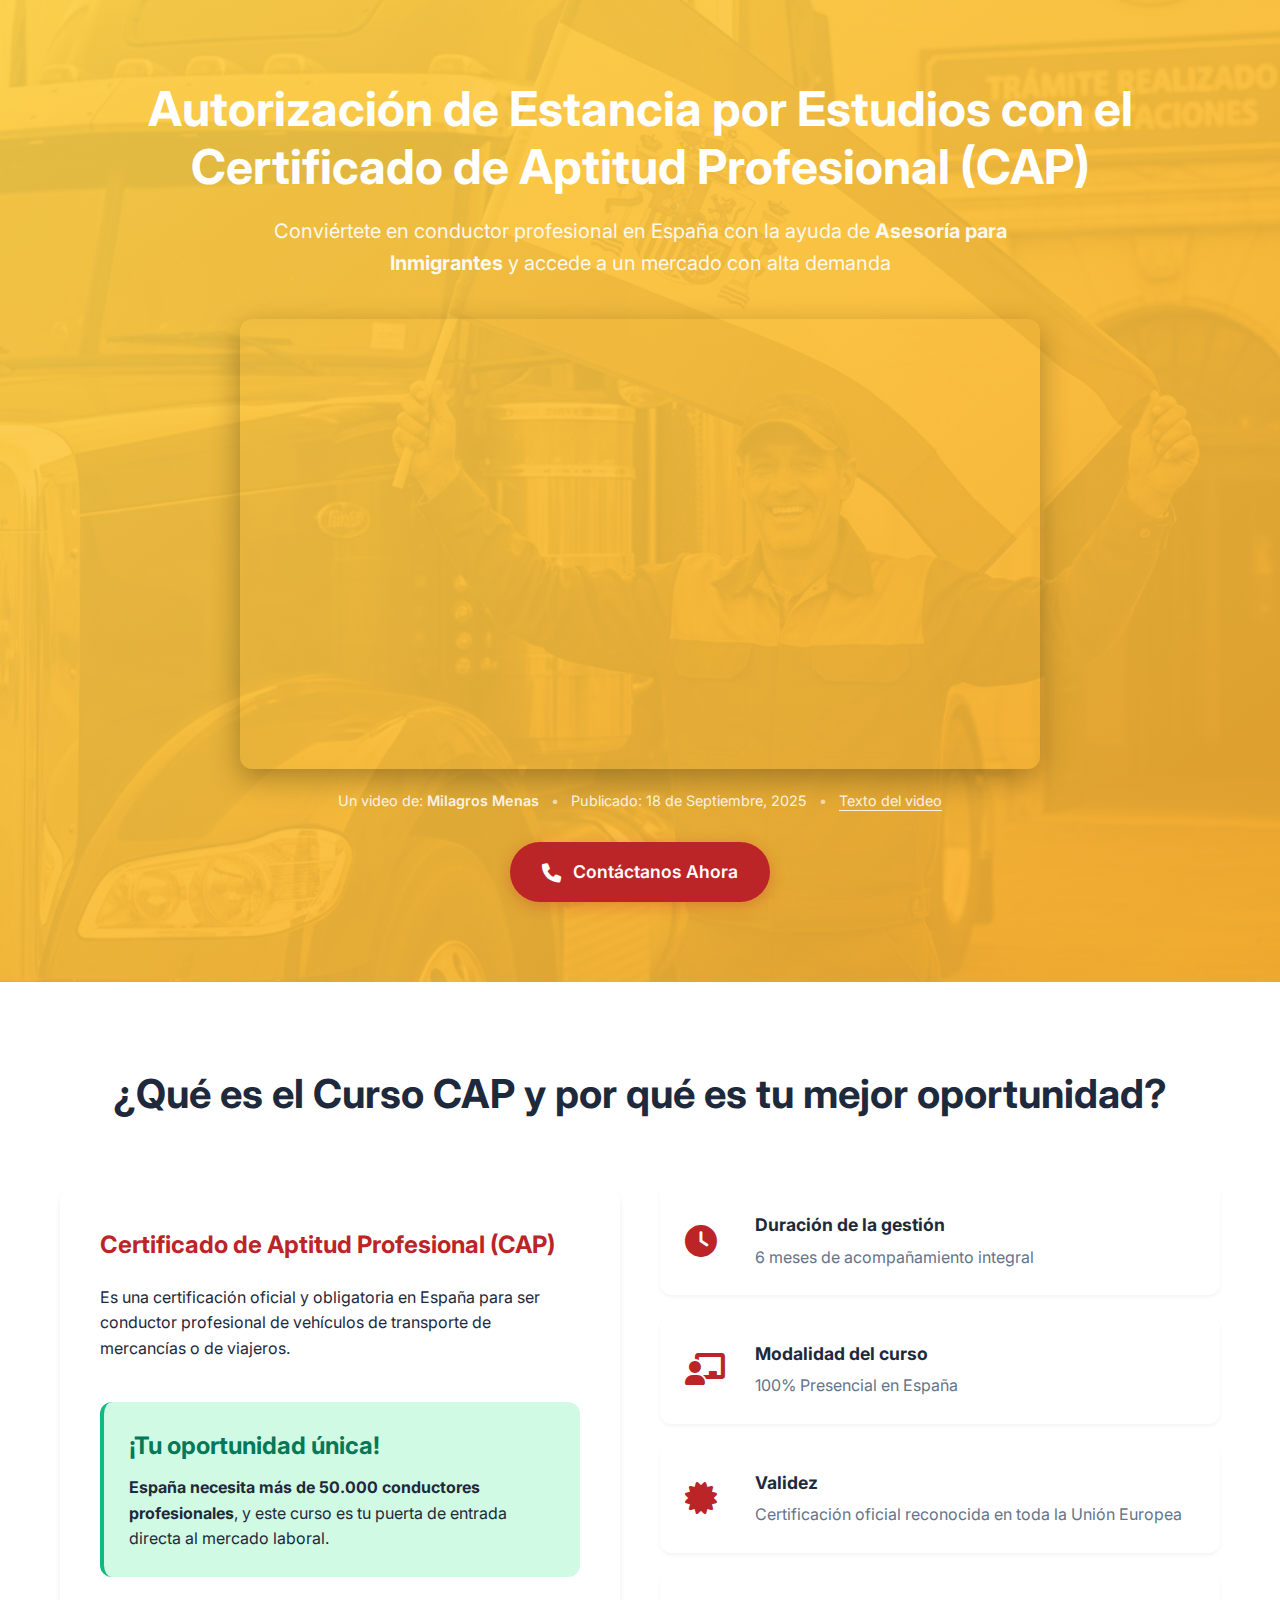
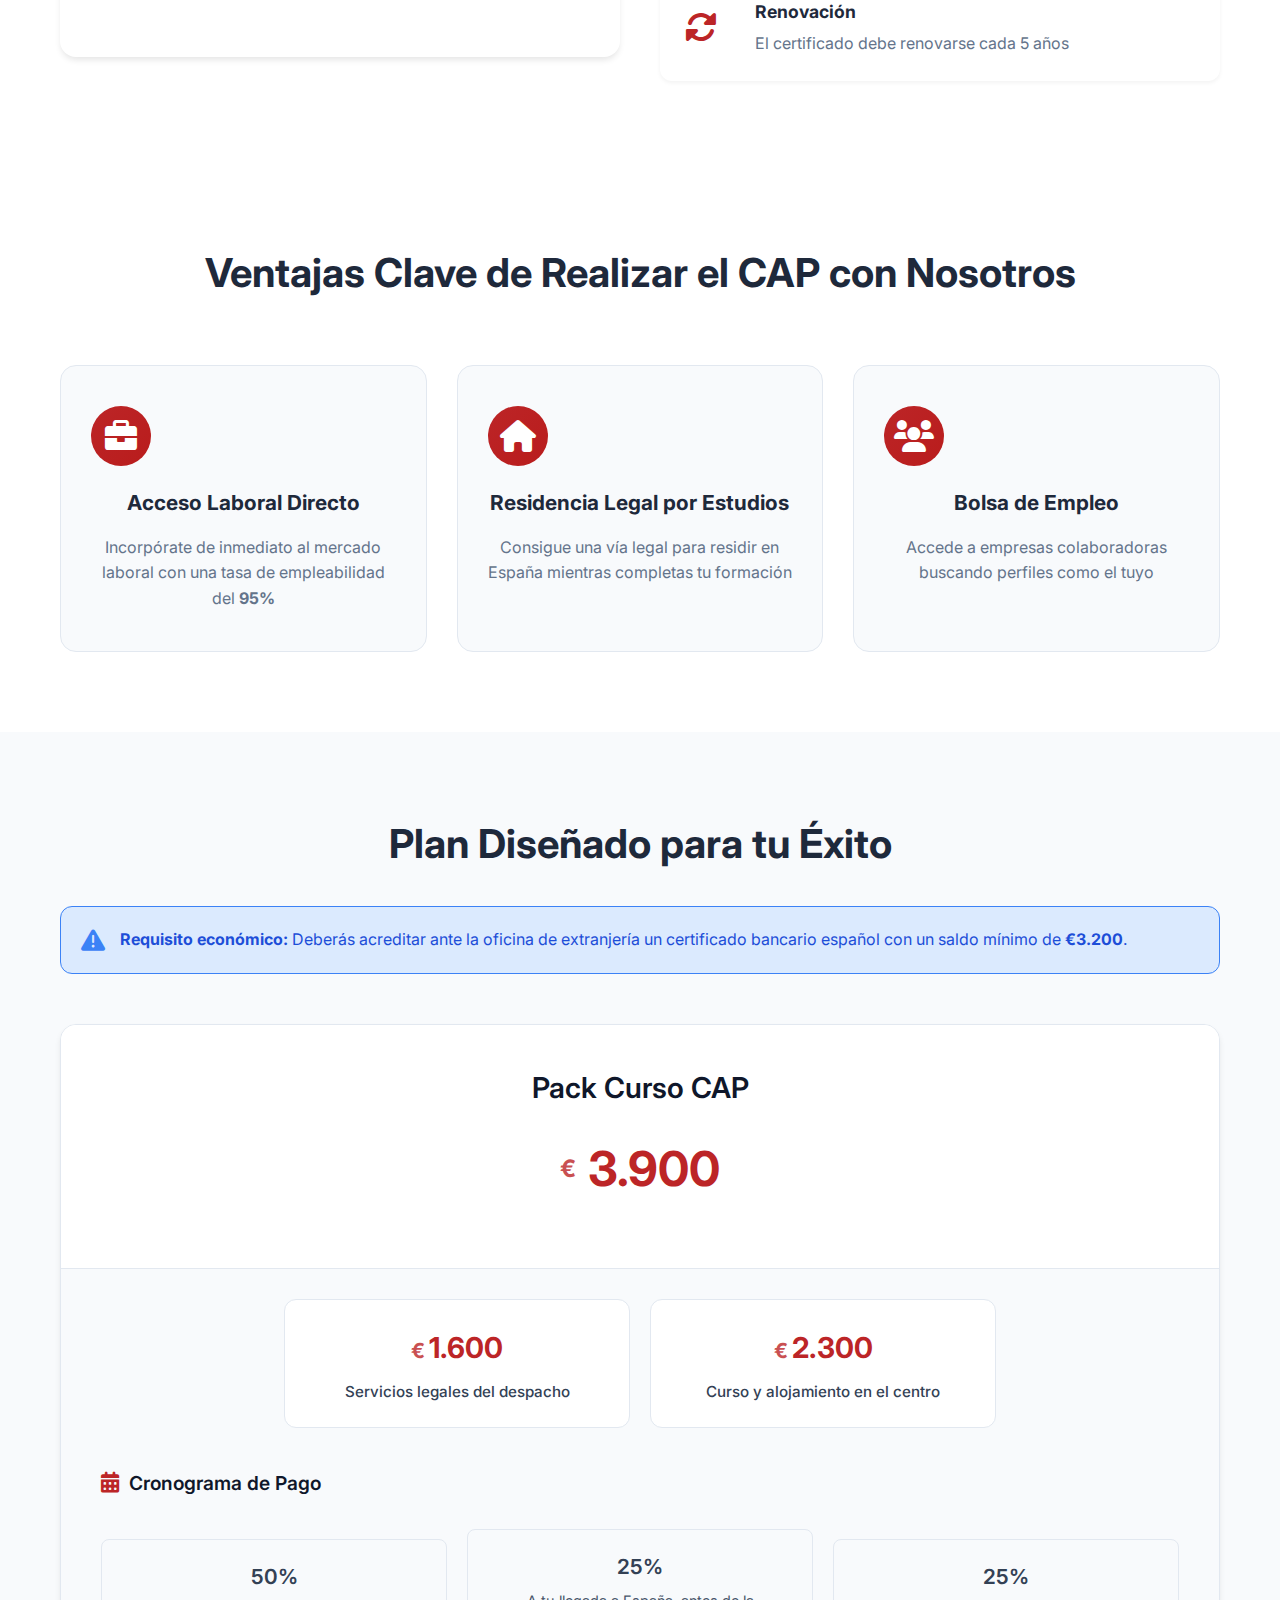
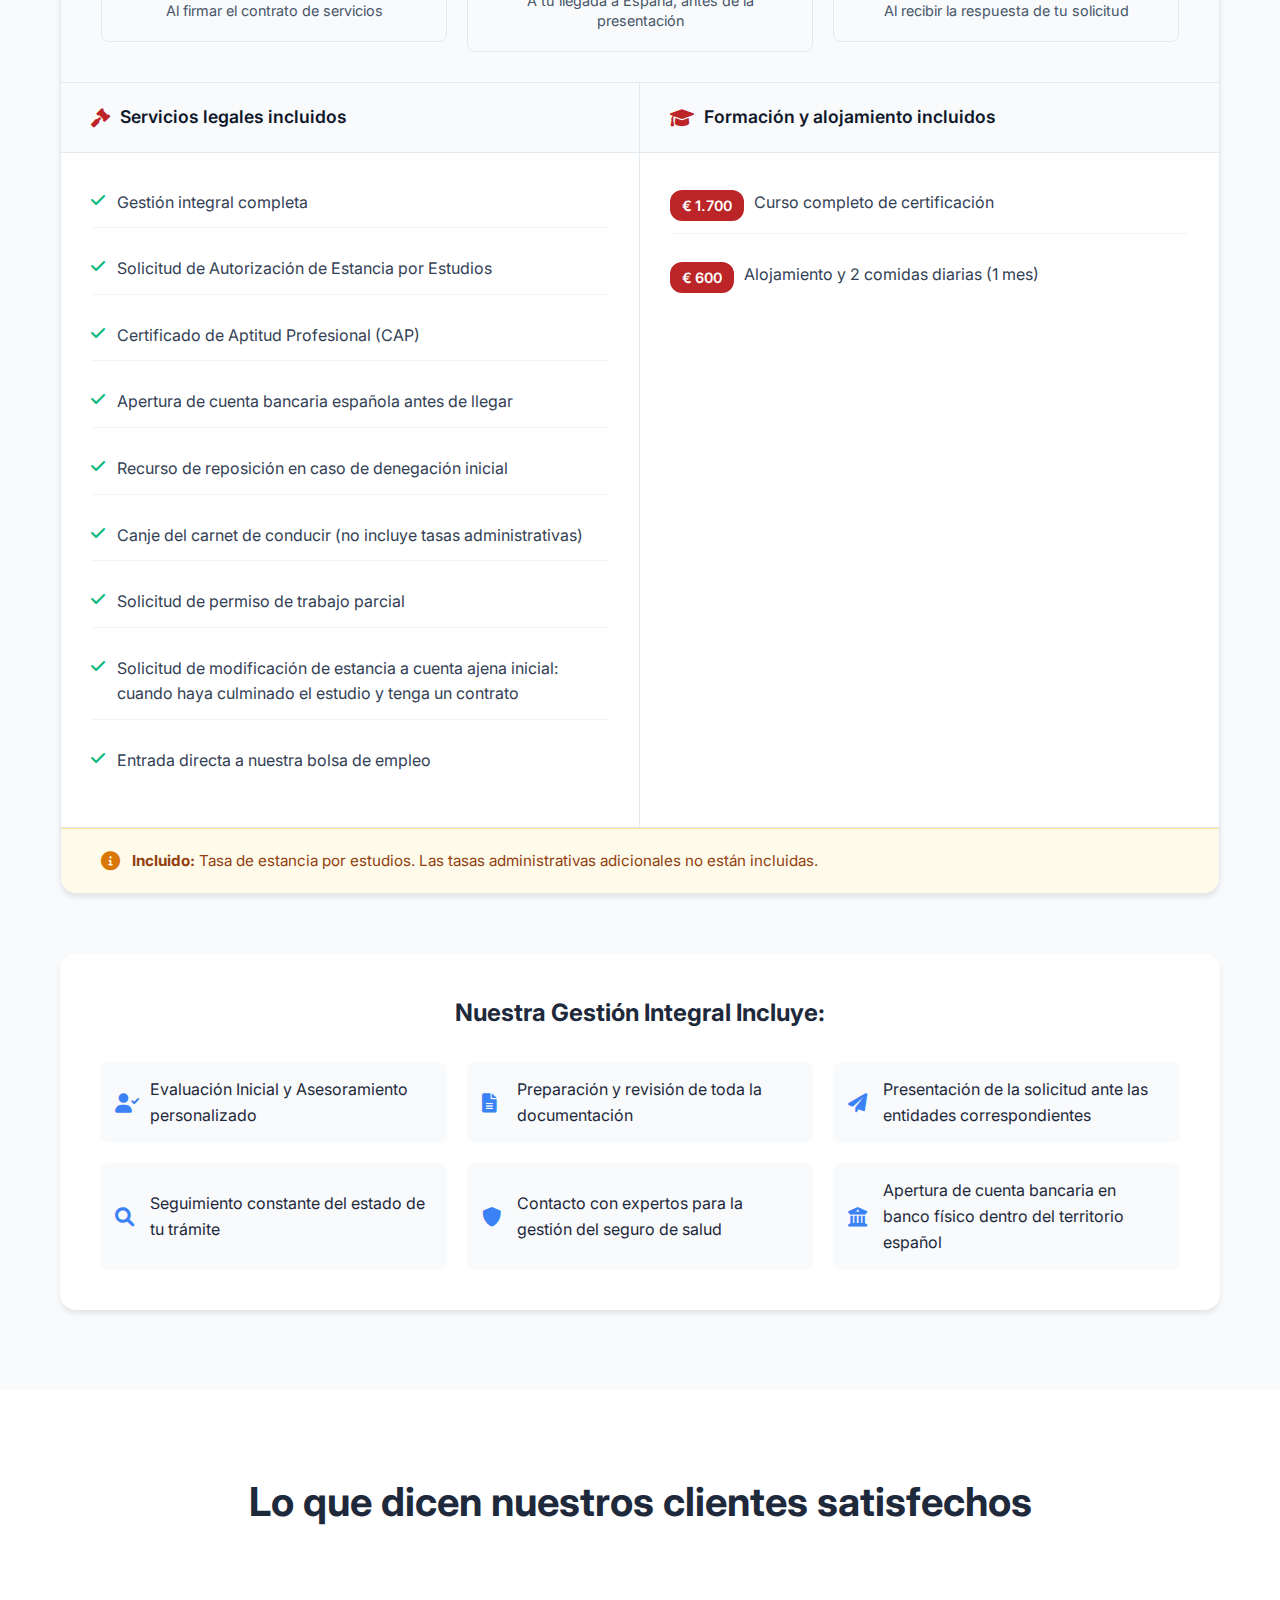
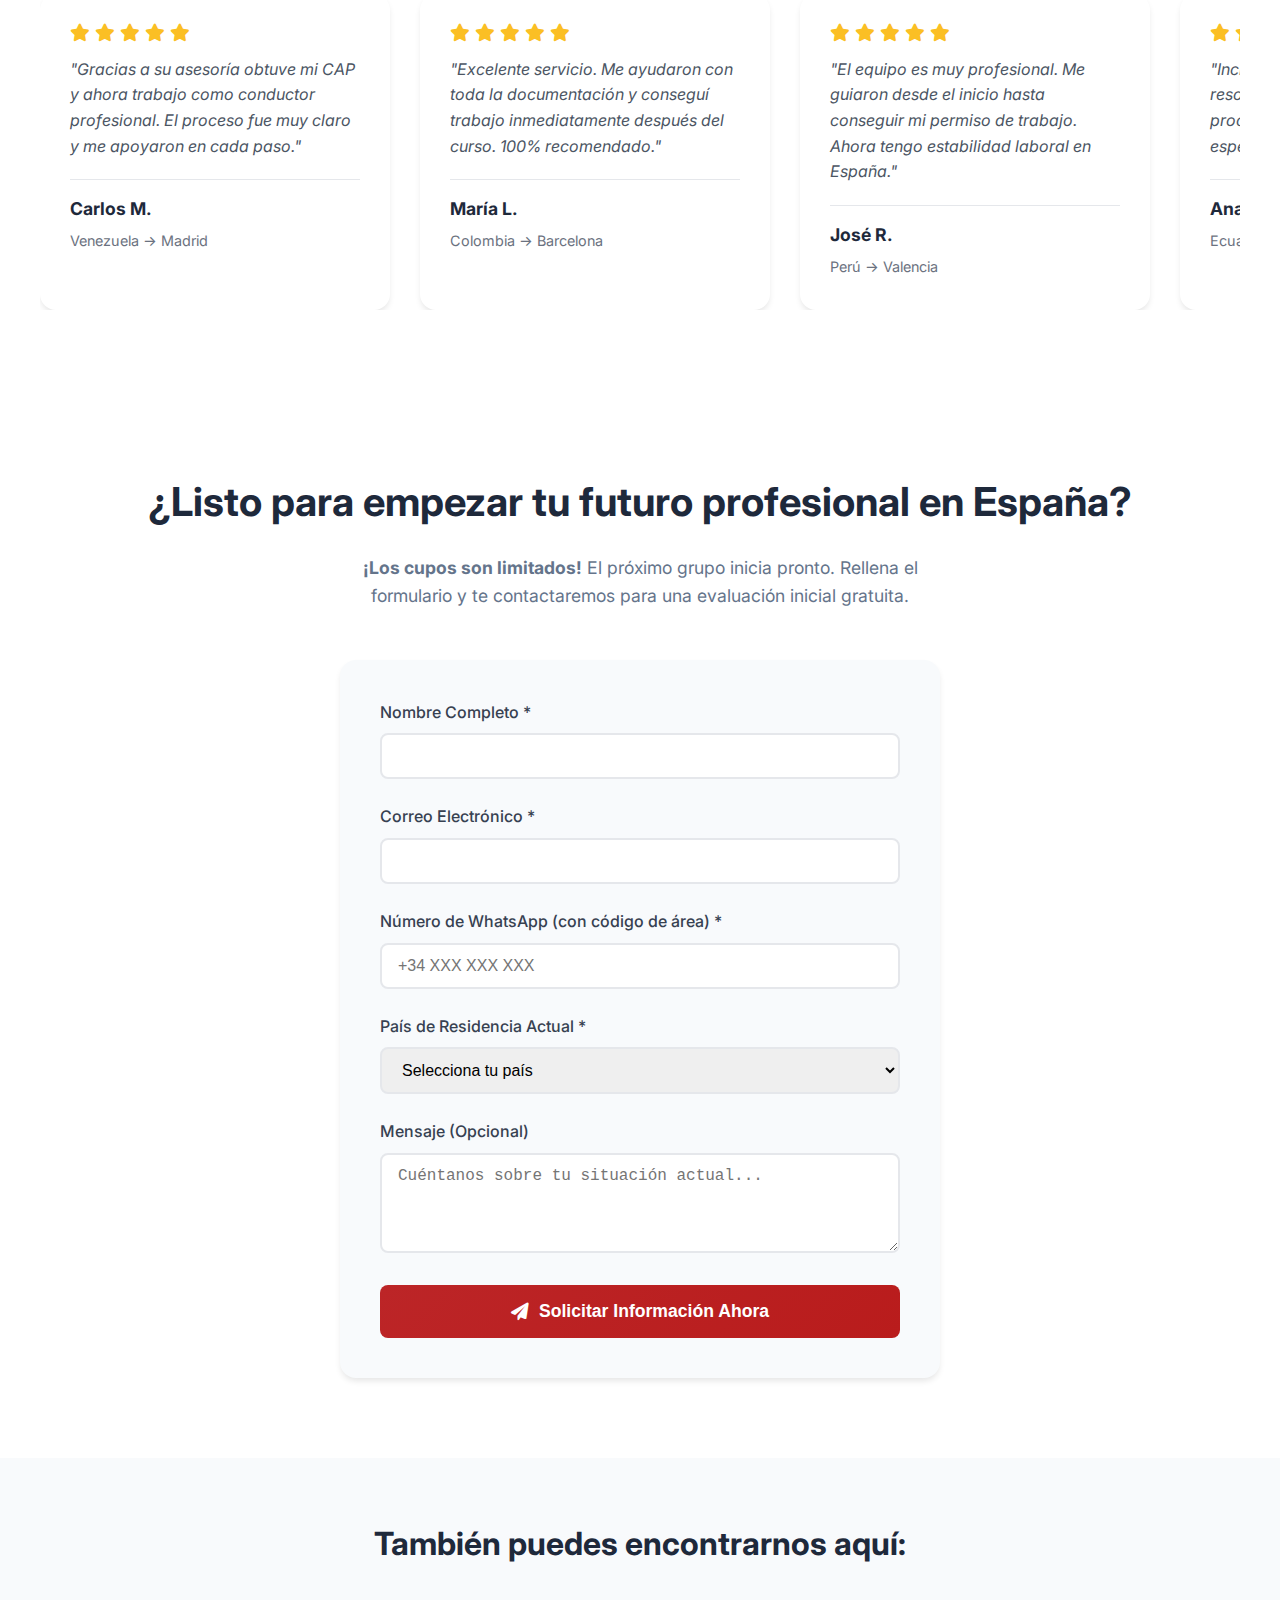
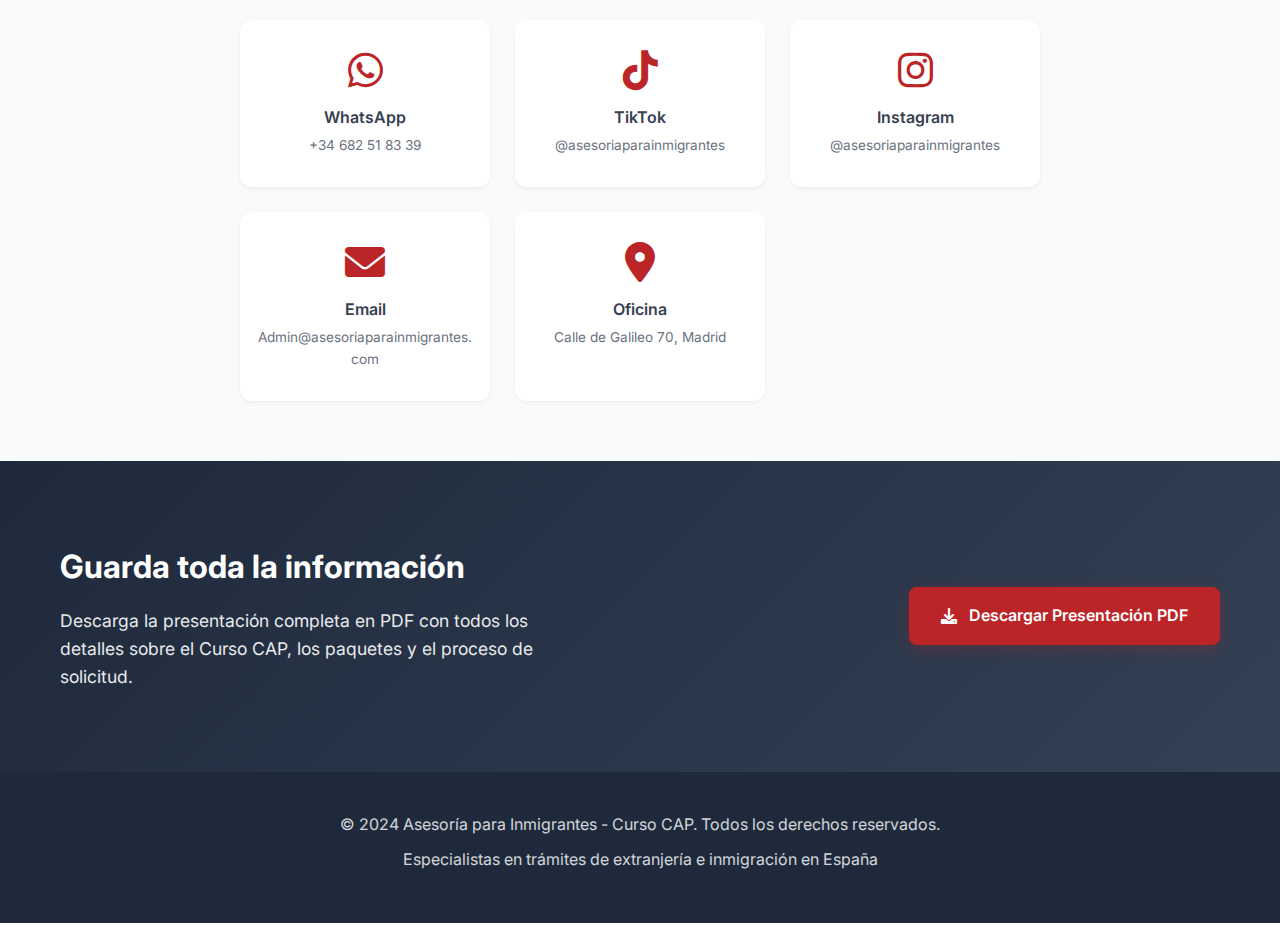
<file: countries/spain/curso-cap/index.html>
<!DOCTYPE html>
<html lang="es">
<head>
    <meta charset="UTF-8">
    <meta name="viewport" content="width=device-width, initial-scale=1.0">
    <title>Curso CAP - Autorización de Estancia por Estudios | Asesoría para Inmigrantes</title>
    <meta name="description" content="Conviértete en conductor profesional en España con el Curso CAP. Autorización de estancia por estudios con alta empleabilidad y certificación europea.">
    <link rel="stylesheet" href="styles.css">
    <link href="https://cdnjs.cloudflare.com/ajax/libs/font-awesome/6.0.0/css/all.min.css" rel="stylesheet">
    <link href="https://fonts.googleapis.com/css2?family=Inter:wght@300;400;500;600;700&display=swap" rel="stylesheet">
</head>
<body>
    <!-- Header Section -->
    <header class="hero-section">
        <div class="container">
            <div class="hero-content">
                <h1 class="hero-title">Autorización de Estancia por Estudios con el Certificado de Aptitud Profesional (CAP)</h1>
                <p class="hero-subtitle">Conviértete en conductor profesional en España con la ayuda de <strong>Asesoría para Inmigrantes</strong> y accede a un mercado con alta demanda</p>
                
                <!-- YouTube Video -->
                <div class="video-container">
                    <div class="video-wrapper">
                        <iframe 
                            width="560" 
                            height="315" 
                            src="https://www.youtube.com/embed/dMJU-foHMIc?si=TIcTaQU_LGQ2PfHK" 
                            title="Video explicativo del Curso CAP" 
                            frameborder="0" 
                            allow="accelerometer; autoplay; clipboard-write; encrypted-media; gyroscope; picture-in-picture; web-share" 
                            allowfullscreen>
                        </iframe>
                    </div>
                    <div class="video-meta">
                        <span class="video-author">Un video de: <strong>Milagros Menas</strong></span>
                        <span class="video-date">Publicado: 18 de Septiembre, 2025</span>
                        <a href="#" class="video-transcript-link">Texto del video</a>
                    </div>
                </div>
                
                <!-- CTA Button -->
                <div class="hero-cta">
                    <a href="#contactForm" class="cta-button" id="heroCtaBtn">
                        <i class="fas fa-phone"></i>
                        Contáctanos Ahora
                    </a>
                </div>
            </div>
        </div>
    </header>

    <!-- Main Content -->
    <main class="main-content">
        <!-- Course Information Section -->
        <section class="course-info">
            <div class="container">
                <h2>¿Qué es el Curso CAP y por qué es tu mejor oportunidad?</h2>
                
                <div class="info-grid">
                    <div class="info-card main-info">
                        <h3>Certificado de Aptitud Profesional (CAP)</h3>
                        <p>Es una certificación oficial y obligatoria en España para ser conductor profesional de vehículos de transporte de mercancías o de viajeros.</p>
                        
                        <div class="highlight-box">
                            <span class="arabic-text">¡Tu oportunidad única!</span>
                            <p><strong>España necesita más de 50.000 conductores profesionales</strong>, y este curso es tu puerta de entrada directa al mercado laboral.</p>
                        </div>
                    </div>
                    
                    <div class="course-details">
                        <div class="detail-item">
                            <i class="fas fa-clock"></i>
                            <div>
                                <h4>Duración de la gestión</h4>
                                <p>6 meses de acompañamiento integral</p>
                            </div>
                        </div>
                        
                        <div class="detail-item">
                            <i class="fas fa-chalkboard-teacher"></i>
                            <div>
                                <h4>Modalidad del curso</h4>
                                <p>100% Presencial en España</p>
                            </div>
                        </div>
                        
                        <div class="detail-item">
                            <i class="fas fa-certificate"></i>
                            <div>
                                <h4>Validez</h4>
                                <p>Certificación oficial reconocida en toda la Unión Europea</p>
                            </div>
                        </div>
                        
                        <div class="detail-item">
                            <i class="fas fa-sync-alt"></i>
                            <div>
                                <h4>Renovación</h4>
                                <p>El certificado debe renovarse cada 5 años</p>
                            </div>
                        </div>
                    </div>
                </div>
            </div>
        </section>

        <!-- Advantages Section -->
        <section class="advantages">
            <div class="container">
                <h2>Ventajas Clave de Realizar el CAP con Nosotros</h2>
                
                <div class="advantages-grid">
                    <div class="advantage-card">
                        <div class="advantage-icon">
                            <i class="fas fa-briefcase"></i>
                        </div>
                        <h3>Acceso Laboral Directo</h3>
                        <p>Incorpórate de inmediato al mercado laboral con una tasa de empleabilidad del <strong>95%</strong></p>
                    </div>
                    
                    
                    <div class="advantage-card">
                        <div class="advantage-icon">
                            <i class="fas fa-home"></i>
                        </div>
                        <h3>Residencia Legal por Estudios</h3>
                        <p>Consigue una vía legal para residir en España mientras completas tu formación</p>
                    </div>
                    
                    <div class="advantage-card">
                        <div class="advantage-icon">
                            <i class="fas fa-users"></i>
                        </div>
                        <h3>Bolsa de Empleo</h3>
                        <p>Accede a empresas colaboradoras buscando perfiles como el tuyo</p>
                    </div>
                </div>
            </div>
        </section>

        <!-- Pricing Packages Section -->
        <section class="pricing">
            <div class="container">
                <h2>Plan Diseñado para tu Éxito</h2>

                <div class="important-note">
                    <i class="fas fa-exclamation-triangle"></i>
                    <p><strong>Requisito económico:</strong> Deberás acreditar ante la oficina de extranjería un certificado bancario español con un saldo mínimo de <strong>€3.200</strong>.</p>
                </div>

                <div class="packages-grid">
                    <!-- Single Package -->
                    <div class="package-card">
                        <!-- Header with Price -->
                        <div class="package-header">
                            <h3>Pack Curso CAP</h3>
                            <div class="price">3.900</div>
                        </div>

                        <!-- Price Breakdown Cards -->
                        <div class="price-breakdown-cards">
                            <div class="breakdown-card">
                                <div class="breakdown-price">1.600</div>
                                <div class="breakdown-description">Servicios legales del despacho</div>
                            </div>
                            <div class="breakdown-card">
                                <div class="breakdown-price">2.300</div>
                                <div class="breakdown-description">Curso y alojamiento en el centro</div>
                            </div>
                            
                            <!-- Payment Schedule Title -->
                            <div class="payment-schedule-header">
                                <h4><i class="fas fa-calendar-alt"></i> Cronograma de Pago</h4>
                            </div>
                            
                            <!-- Payment Schedule Cards -->
                            <div class="payment-card">
                                <div class="payment-percentage">50%</div>
                                <div class="payment-description">Al firmar el contrato de servicios</div>
                            </div>
                            <div class="payment-card">
                                <div class="payment-percentage">25%</div>
                                <div class="payment-description">A tu llegada a España, antes de la presentación</div>
                            </div>
                            <div class="payment-card">
                                <div class="payment-percentage">25%</div>
                                <div class="payment-description">Al recibir la respuesta de tu solicitud</div>
                            </div>
                        </div>

                        <!-- Services Cards Grid -->
                        <div class="services-cards-grid">
                            <!-- Law Firm Services Card -->
                            <div class="service-detail-card">
                                <h4 class="service-card-title"><i class="fas fa-gavel"></i> Servicios legales incluidos</h4>
                                <ul class="service-card-features">
                                    <li><i class="fas fa-check"></i> Gestión integral completa</li>
                                    <li><i class="fas fa-check"></i> Solicitud de Autorización de Estancia por Estudios</li>
                                    <li><i class="fas fa-check"></i> Certificado de Aptitud Profesional (CAP)</li>
                                    <li><i class="fas fa-check"></i> Apertura de cuenta bancaria española antes de llegar</li>
                                    <li><i class="fas fa-check"></i> Recurso de reposición en caso de denegación inicial</li>
                                    <li><i class="fas fa-check"></i> Canje del carnet de conducir (no incluye tasas administrativas)</li>
                                    <li><i class="fas fa-check"></i> Solicitud de permiso de trabajo parcial</li>
                                    <li><i class="fas fa-check"></i> Solicitud de modificación de estancia a cuenta ajena inicial: cuando haya culminado el estudio y tenga un contrato</li>
                                    <li><i class="fas fa-check"></i> Entrada directa a nuestra bolsa de empleo</li>
                                </ul>
                            </div>

                            <!-- Study Center Services Card -->
                            <div class="service-detail-card">
                                <h4 class="service-card-title"><i class="fas fa-graduation-cap"></i> Formación y alojamiento incluidos</h4>
                                <ul class="service-card-features">
                                    <li><span class="payment-percent">1.700</span> Curso completo de certificación</li>
                                    <li><span class="payment-percent">600</span> Alojamiento y 2 comidas diarias (1 mes)</li>
                                </ul>
                            </div>
                        </div>

                        <!-- Important Note -->
                        <div class="package-note">
                            <i class="fas fa-info-circle"></i>
                            <small><strong>Incluido:</strong> Tasa de estancia por estudios. Las tasas administrativas adicionales no están incluidas.</small>
                        </div>
                    </div>
                </div>
                
                <!-- Services Included -->
                <div class="services-included">
                    <h3>Nuestra Gestión Integral Incluye:</h3>
                    <div class="services-grid">
                        <div class="service-item">
                            <i class="fas fa-user-check"></i>
                            <span>Evaluación Inicial y Asesoramiento personalizado</span>
                        </div>
                        <div class="service-item">
                            <i class="fas fa-file-alt"></i>
                            <span>Preparación y revisión de toda la documentación</span>
                        </div>
                        <div class="service-item">
                            <i class="fas fa-paper-plane"></i>
                            <span>Presentación de la solicitud ante las entidades correspondientes</span>
                        </div>
                        <div class="service-item">
                            <i class="fas fa-search"></i>
                            <span>Seguimiento constante del estado de tu trámite</span>
                        </div>
                        <div class="service-item">
                            <i class="fas fa-shield-alt"></i>
                            <span>Contacto con expertos para la gestión del seguro de salud</span>
                        </div>
                        <div class="service-item">
                            <i class="fas fa-university"></i>
                            <span>Apertura de cuenta bancaria en banco físico dentro del territorio español</span>
                        </div>
                    </div>
                </div>
            </div>
        </section>

        <!-- Testimonials Section -->
        <section class="testimonials">
            <div class="container">
                <h2>Lo que dicen nuestros clientes satisfechos</h2>
                <div class="testimonials-carousel">
                    <div class="testimonial-track">
                        <div class="testimonial-card">
                            <div class="testimonial-content">
                                <div class="stars">
                                    <i class="fas fa-star"></i>
                                    <i class="fas fa-star"></i>
                                    <i class="fas fa-star"></i>
                                    <i class="fas fa-star"></i>
                                    <i class="fas fa-star"></i>
                                </div>
                                <p>"Gracias a su asesoría obtuve mi CAP y ahora trabajo como conductor profesional. El proceso fue muy claro y me apoyaron en cada paso."</p>
                                <div class="testimonial-author">
                                    <strong>Carlos M.</strong>
                                    <span>Venezuela → Madrid</span>
                                </div>
                            </div>
                        </div>
                        
                        <div class="testimonial-card">
                            <div class="testimonial-content">
                                <div class="stars">
                                    <i class="fas fa-star"></i>
                                    <i class="fas fa-star"></i>
                                    <i class="fas fa-star"></i>
                                    <i class="fas fa-star"></i>
                                    <i class="fas fa-star"></i>
                                </div>
                                <p>"Excelente servicio. Me ayudaron con toda la documentación y conseguí trabajo inmediatamente después del curso. 100% recomendado."</p>
                                <div class="testimonial-author">
                                    <strong>María L.</strong>
                                    <span>Colombia → Barcelona</span>
                                </div>
                            </div>
                        </div>
                        
                        <div class="testimonial-card">
                            <div class="testimonial-content">
                                <div class="stars">
                                    <i class="fas fa-star"></i>
                                    <i class="fas fa-star"></i>
                                    <i class="fas fa-star"></i>
                                    <i class="fas fa-star"></i>
                                    <i class="fas fa-star"></i>
                                </div>
                                <p>"El equipo es muy profesional. Me guiaron desde el inicio hasta conseguir mi permiso de trabajo. Ahora tengo estabilidad laboral en España."</p>
                                <div class="testimonial-author">
                                    <strong>José R.</strong>
                                    <span>Perú → Valencia</span>
                                </div>
                            </div>
                        </div>
                        
                        <div class="testimonial-card">
                            <div class="testimonial-content">
                                <div class="stars">
                                    <i class="fas fa-star"></i>
                                    <i class="fas fa-star"></i>
                                    <i class="fas fa-star"></i>
                                    <i class="fas fa-star"></i>
                                    <i class="fas fa-star"></i>
                                </div>
                                <p>"Increíble atención personalizada. Me resolvieron todas las dudas y el proceso fue mucho más rápido de lo esperado. ¡Gracias!"</p>
                                <div class="testimonial-author">
                                    <strong>Ana G.</strong>
                                    <span>Ecuador → Sevilla</span>
                                </div>
                            </div>
                        </div>
                        
                        <div class="testimonial-card">
                            <div class="testimonial-content">
                                <div class="stars">
                                    <i class="fas fa-star"></i>
                                    <i class="fas fa-star"></i>
                                    <i class="fas fa-star"></i>
                                    <i class="fas fa-star"></i>
                                    <i class="fas fa-star"></i>
                                </div>
                                <p>"Su bolsa de empleo es real. Terminé el CAP y a los pocos días ya tenía ofertas de trabajo. Muy satisfecho con el servicio."</p>
                                <div class="testimonial-author">
                                    <strong>Luis F.</strong>
                                    <span>Argentina → Málaga</span>
                                </div>
                            </div>
                        </div>
                        
                        <div class="testimonial-card">
                            <div class="testimonial-content">
                                <div class="stars">
                                    <i class="fas fa-star"></i>
                                    <i class="fas fa-star"></i>
                                    <i class="fas fa-star"></i>
                                    <i class="fas fa-star"></i>
                                    <i class="fas fa-star"></i>
                                </div>
                                <p>"Profesionales de primera. Me ayudaron no solo con el CAP sino con todos los trámites legales. Ahora vivo legalmente en España."</p>
                                <div class="testimonial-author">
                                    <strong>Patricia S.</strong>
                                    <span>Chile → Bilbao</span>
                                </div>
                            </div>
                        </div>
                    </div>
                </div>
            </div>
        </section>

        <!-- Contact Form Section -->
        <section class="contact-form">
            <div class="container">
                <div class="form-header">
                    <h2>¿Listo para empezar tu futuro profesional en España?</h2>
                    <p><strong>¡Los cupos son limitados!</strong> El próximo grupo inicia pronto. Rellena el formulario y te contactaremos para una evaluación inicial gratuita.</p>
                </div>
                
                <form class="contact-form-container" id="contactForm">
                    <div class="form-group">
                        <label for="fullName">Nombre Completo *</label>
                        <input type="text" id="fullName" name="fullName" required>
                    </div>
                    
                    <div class="form-group">
                        <label for="email">Correo Electrónico *</label>
                        <input type="email" id="email" name="email" required>
                    </div>
                    
                    <div class="form-group">
                        <label for="whatsapp">Número de WhatsApp (con código de área) *</label>
                        <input type="tel" id="whatsapp" name="whatsapp" placeholder="+34 XXX XXX XXX" required>
                    </div>
                    
                    <div class="form-group">
                        <label for="country">País de Residencia Actual *</label>
                        <select id="country" name="country" required>
                            <option value="">Selecciona tu país</option>
                            <option value="venezuela">Venezuela</option>
                            <option value="colombia">Colombia</option>
                            <option value="peru">Perú</option>
                            <option value="ecuador">Ecuador</option>
                            <option value="argentina">Argentina</option>
                            <option value="chile">Chile</option>
                            <option value="mexico">México</option>
                            <option value="otro">Otro</option>
                        </select>
                    </div>
                    
                    <div class="form-group">
                        <label for="message">Mensaje (Opcional)</label>
                        <textarea id="message" name="message" rows="4" placeholder="Cuéntanos sobre tu situación actual..."></textarea>
                    </div>
                    
                    <button type="submit" class="submit-btn">
                        <i class="fas fa-paper-plane"></i>
                        Solicitar Información Ahora
                    </button>
                </form>
            </div>
        </section>

        <!-- Alternative Contact Methods -->
        <section class="alternative-contact">
            <div class="container">
                <h2>También puedes encontrarnos aquí:</h2>
                
                <div class="contact-methods">
                    <a href="https://wa.me/34682518339" class="contact-method whatsapp" target="_blank">
                        <i class="fab fa-whatsapp"></i>
                        <span>WhatsApp</span>
                        <small>+34 682 51 83 39</small>
                    </a>
                    
                    <a href="#" class="contact-method tiktok" target="_blank">
                        <i class="fab fa-tiktok"></i>
                        <span>TikTok</span>
                        <small>@asesoriaparainmigrantes</small>
                    </a>
                    
                    <a href="#" class="contact-method instagram" target="_blank">
                        <i class="fab fa-instagram"></i>
                        <span>Instagram</span>
                        <small>@asesoriaparainmigrantes</small>
                    </a>
                    
                    <a href="mailto:Admin@asesoriaparainmigrantes.com" class="contact-method email">
                        <i class="fas fa-envelope"></i>
                        <span>Email</span>
                        <small>Admin@asesoriaparainmigrantes.com</small>
                    </a>
                    
                    <div class="contact-method office">
                        <i class="fas fa-map-marker-alt"></i>
                        <span>Oficina</span>
                        <small>Calle de Galileo 70, Madrid</small>
                    </div>
                </div>
            </div>
        </section>

        <!-- Download Resources Section -->
        <section class="download-resources">
            <div class="container">
                <div class="download-content">
                    <div class="download-info">
                        <h2>Guarda toda la información</h2>
                        <p>Descarga la presentación completa en PDF con todos los detalles sobre el Curso CAP, los paquetes y el proceso de solicitud.</p>
                    </div>
                    
                    <a href="#" class="download-btn" id="downloadPDF">
                        <i class="fas fa-download"></i>
                        Descargar Presentación PDF
                    </a>
                </div>
            </div>
        </section>
    </main>

    <!-- Footer -->
    <footer class="footer">
        <div class="container">
            <p>&copy; 2024 Asesoría para Inmigrantes - Curso CAP. Todos los derechos reservados.</p>
            <p>Especialistas en trámites de extranjería e inmigración en España</p>
        </div>
    </footer>

    <script src="script.js"></script>
</body>
</html>
</file>
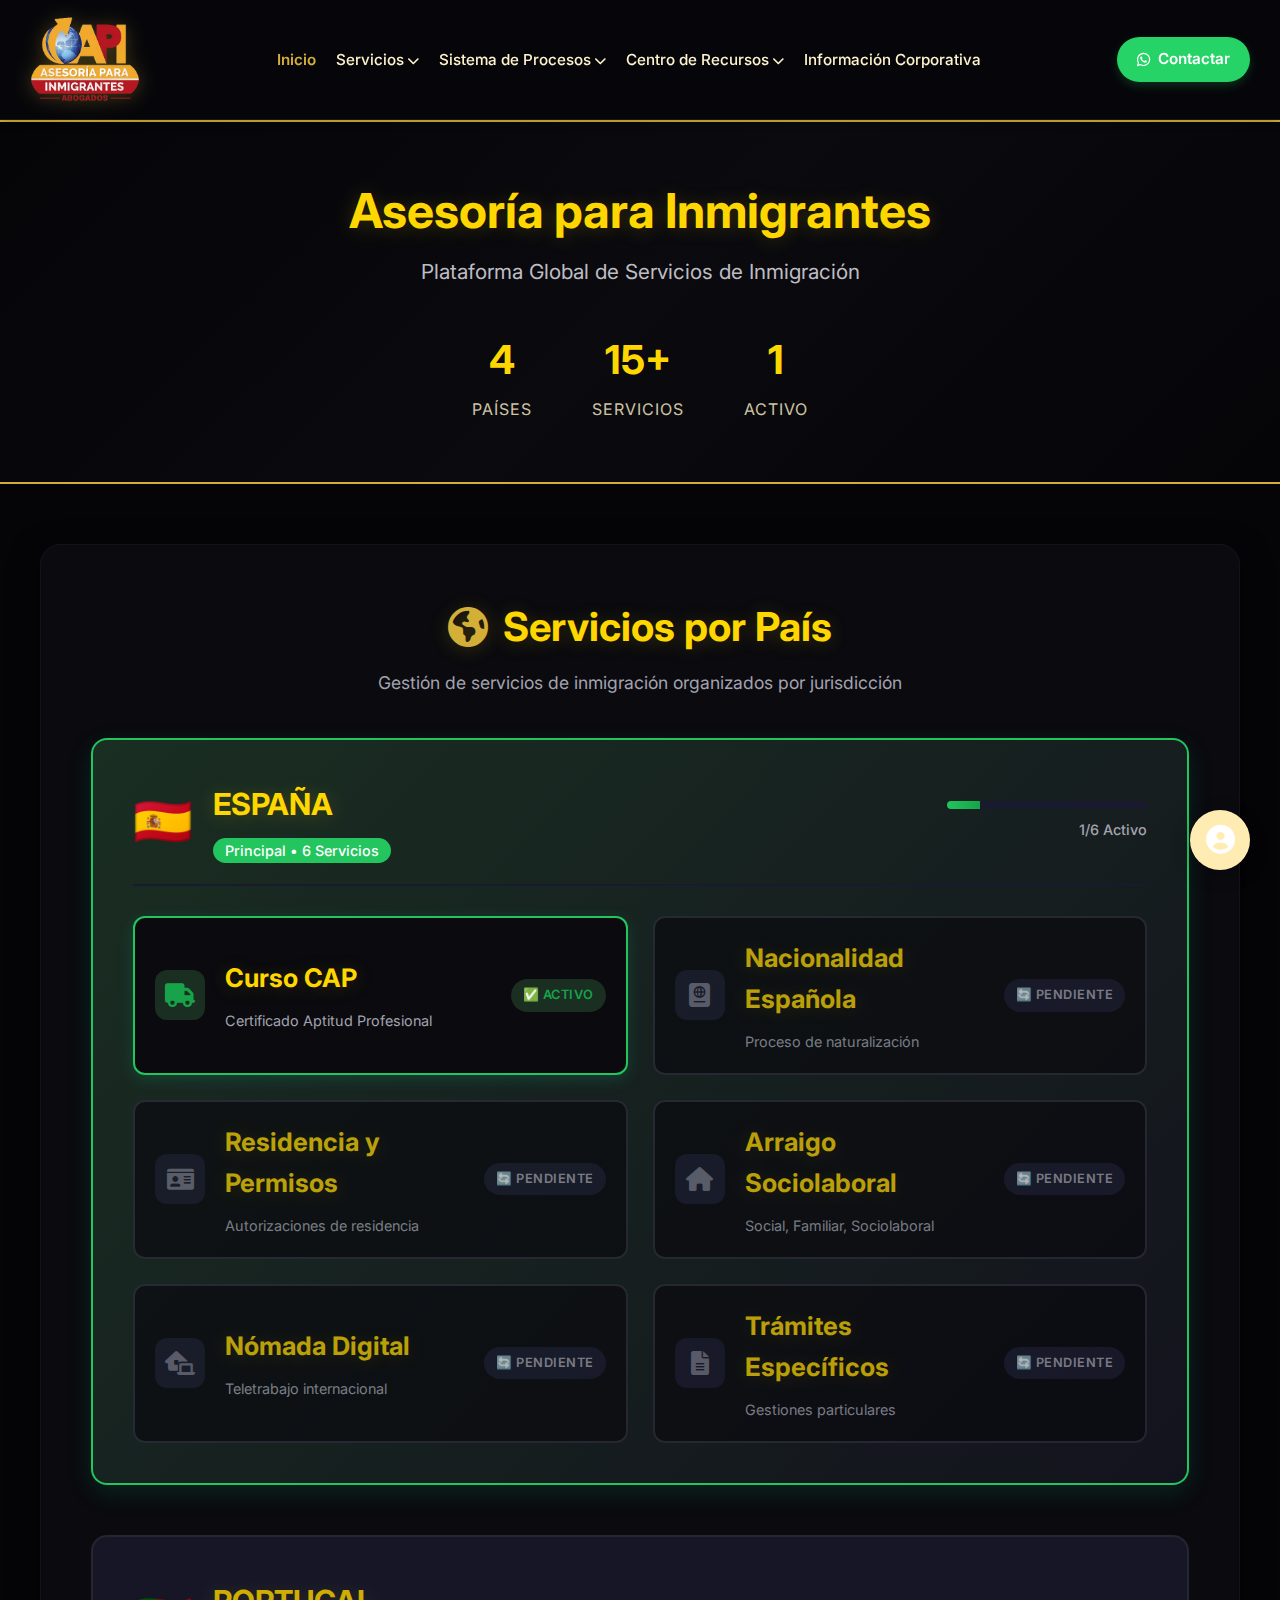
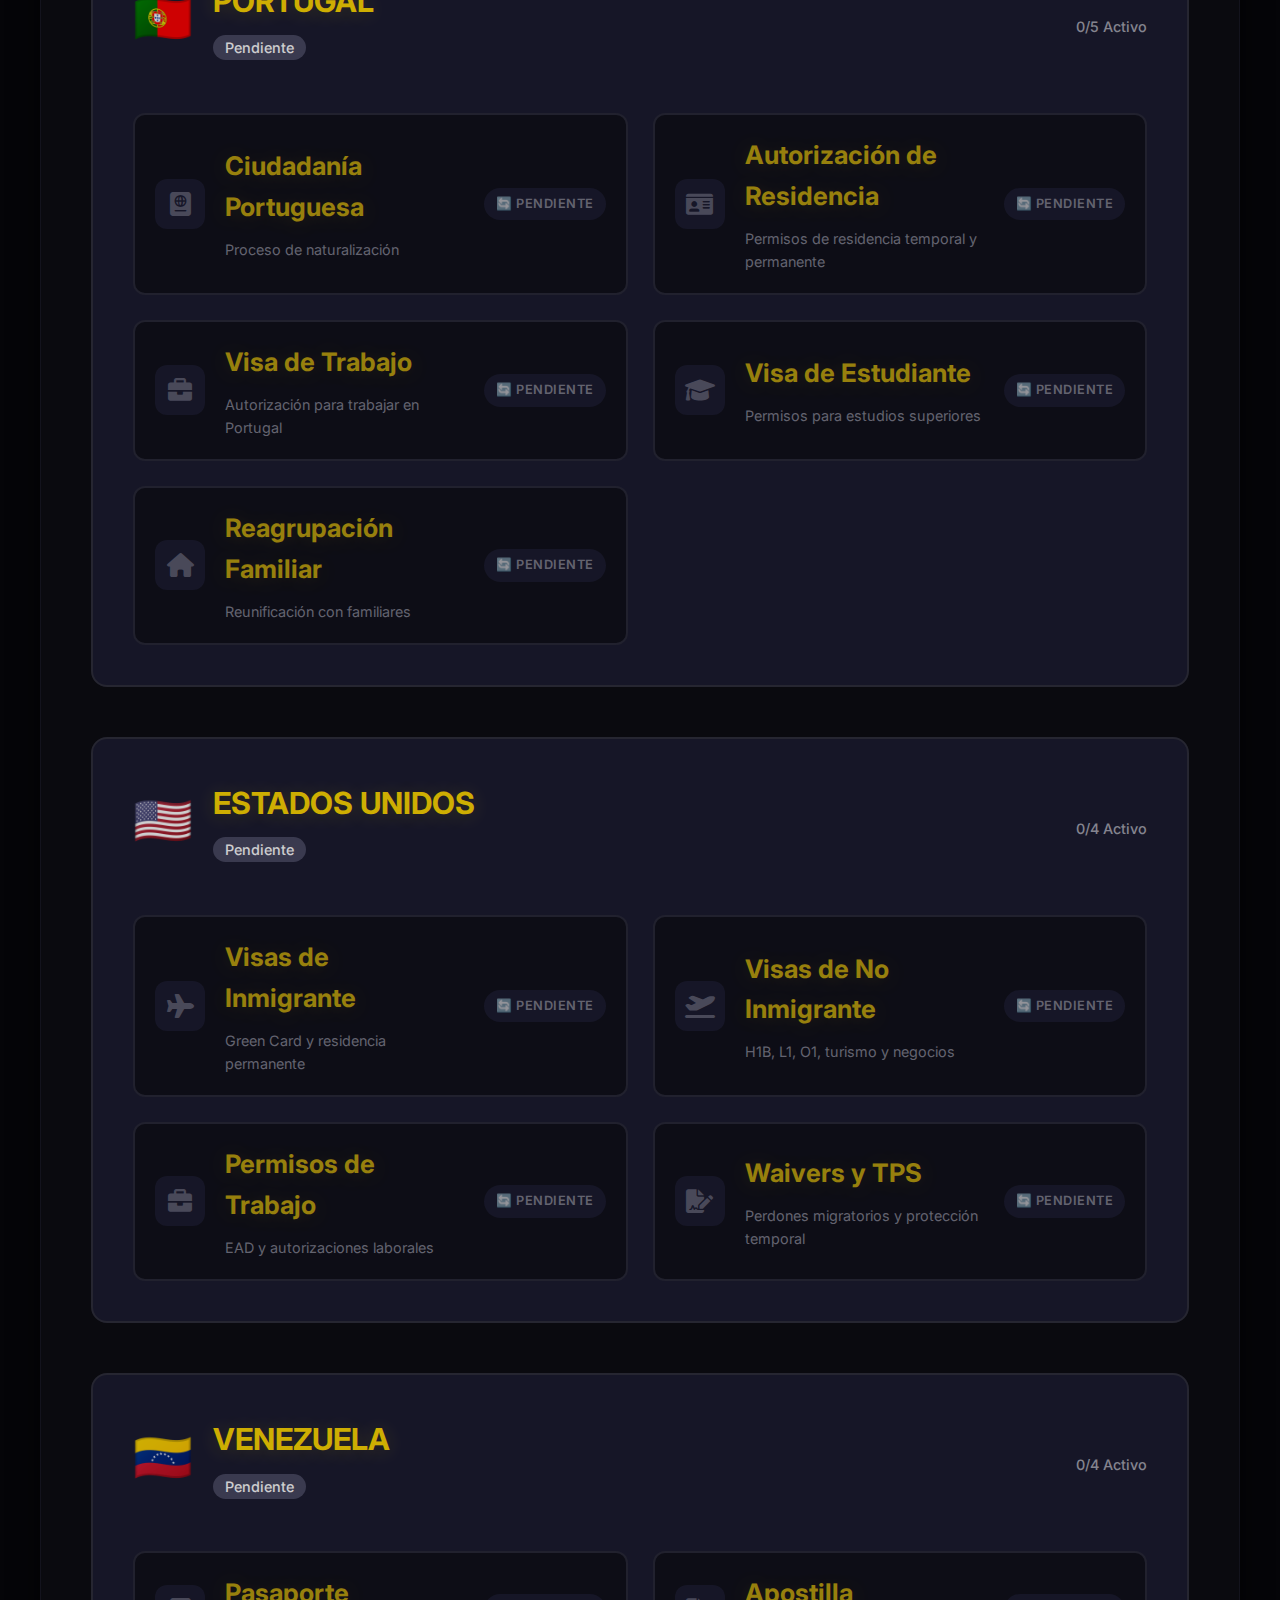
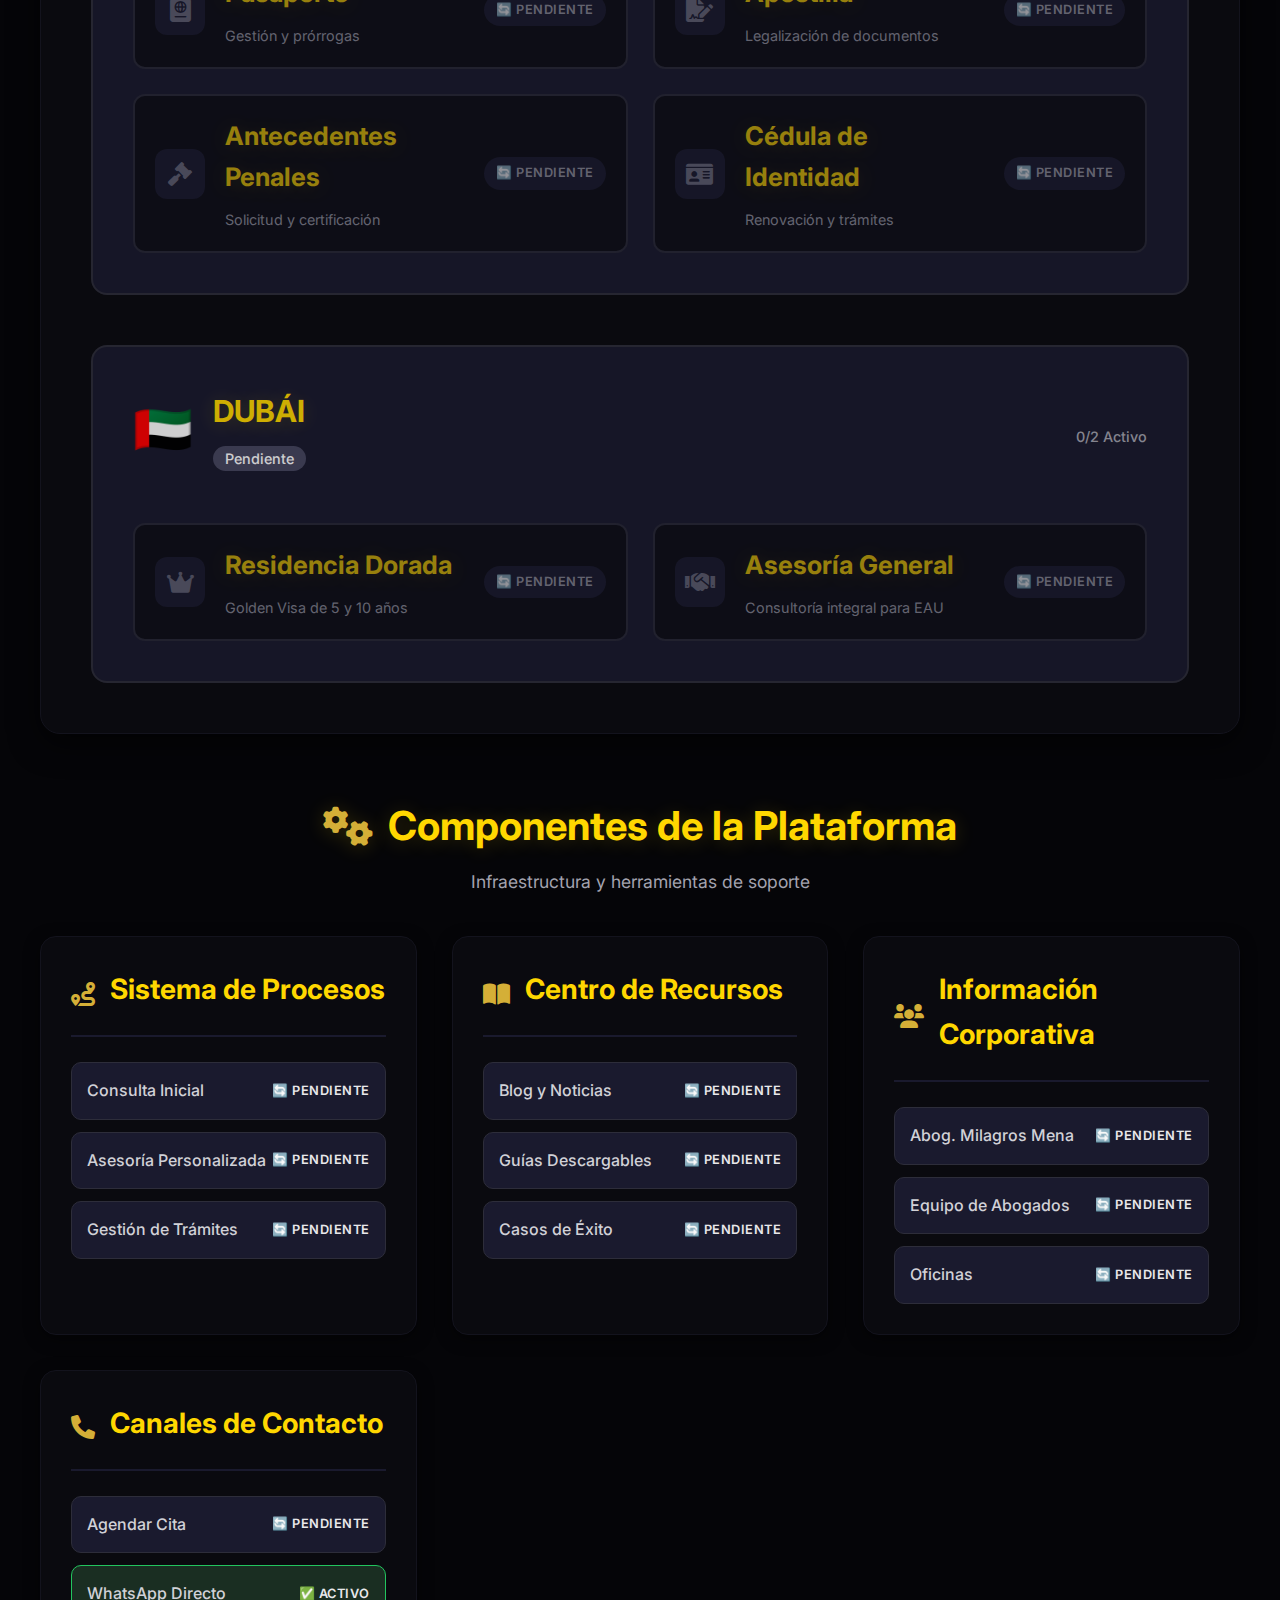
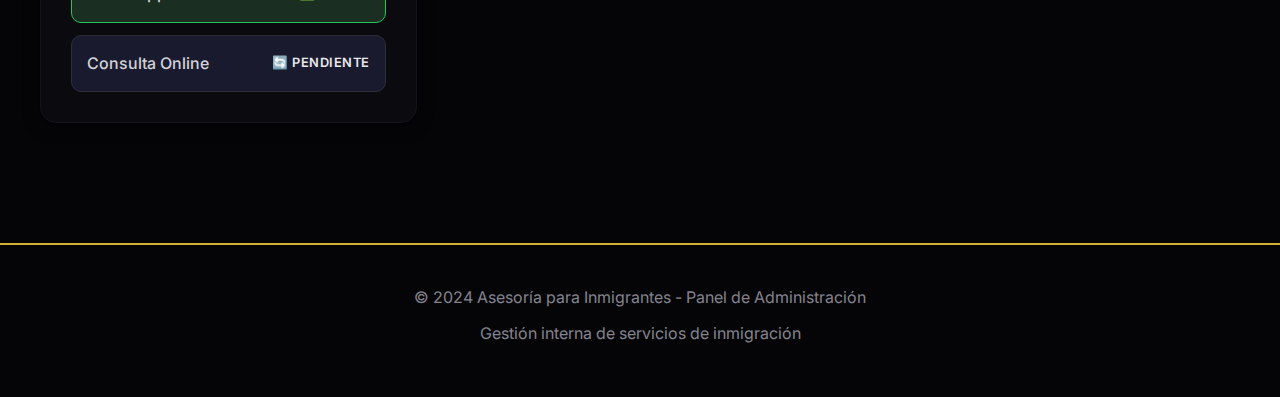
<file: screens/general/dashboard/index.html>
<!DOCTYPE html>
<html lang="es">

<head>
    <meta charset="UTF-8">
    <meta name="viewport" content="width=device-width, initial-scale=1.0">
    <title>Asesoría para Inmigrantes | Servicios de Inmigración y Extranjería</title>
    <meta name="description"
        content="Especialistas en trámites de extranjería e inmigración. Servicios profesionales para España, Portugal, USA y Dubai. Tu futuro legal comienza aquí.">
    <link rel="stylesheet" href="../../../src/styles/main.css">
    <link href="https://cdnjs.cloudflare.com/ajax/libs/font-awesome/6.0.0/css/all.min.css" rel="stylesheet">
    <link href="https://fonts.googleapis.com/css2?family=Inter:wght@300;400;500;600;700&display=swap" rel="stylesheet">
</head>

<body>
    <!-- Global Navbar -->
    <div id="global-navbar"></div>

    <!-- Project Overview Header -->
    <header class="project-overview">
        <div class="container">

            <div class="overview-header">
                <h1 class="project-title">Asesoría para Inmigrantes</h1>
                <p class="project-subtitle">Plataforma Global de Servicios de Inmigración</p>
                <div class="project-stats">
                    <div class="stat-item">
                        <span class="stat-number">4</span>
                        <span class="stat-label">Países</span>
                    </div>
                    <div class="stat-item">
                        <span class="stat-number">15+</span>
                        <span class="stat-label">Servicios</span>
                    </div>
                    <div class="stat-item">
                        <span class="stat-number">1</span>
                        <span class="stat-label">Activo</span>
                    </div>
                </div>
            </div>
        </div>
    </header>

    <!-- Main Navigation Dashboard -->
    <main class="dashboard">
        <div class="container">
            <!-- Countries Section - Primary Focus -->
            <section class="dashboard-section primary">
                <div class="section-header">
                    <h2><i class="fas fa-globe-americas"></i> Servicios por País</h2>
                    <p>Gestión de servicios de inmigración organizados por jurisdicción</p>
                </div>

                <div class="countries-dashboard">
                    <!-- Spain - Main Active Country -->
                    <div class="country-panel spain-panel active">
                        <div class="country-header">
                            <div class="country-info">
                                <span class="flag">🇪🇸</span>
                                <div class="country-details">
                                    <h3>ESPAÑA</h3>
                                    <span class="country-status active">Principal • 6 Servicios</span>
                                </div>
                            </div>
                            <div class="country-progress">
                                <div class="progress-bar">
                                    <div class="progress-fill" style="width: 16.7%"></div>
                                </div>
                                <span class="progress-text">1/6 Activo</span>
                            </div>
                        </div>

                        <div class="services-grid">
                            <a href="../../countries/spain/curso-cap/index.html" class="service-card active">
                                <div class="service-icon">
                                    <i class="fas fa-truck"></i>
                                </div>
                                <div class="service-info">
                                    <h4>Curso CAP</h4>
                                    <p>Certificado Aptitud Profesional</p>
                                </div>
                                <span class="service-status active">✅ ACTIVO</span>
                            </a>

                            <div class="service-card pending">
                                <div class="service-icon">
                                    <i class="fas fa-passport"></i>
                                </div>
                                <div class="service-info">
                                    <h4>Nacionalidad Española</h4>
                                    <p>Proceso de naturalización</p>
                                </div>
                                <span class="service-status pending">🔄 PENDIENTE</span>
                            </div>

                            <div class="service-card pending">
                                <div class="service-icon">
                                    <i class="fas fa-id-card"></i>
                                </div>
                                <div class="service-info">
                                    <h4>Residencia y Permisos</h4>
                                    <p>Autorizaciones de residencia</p>
                                </div>
                                <span class="service-status pending">🔄 PENDIENTE</span>
                            </div>

                            <div class="service-card pending">
                                <div class="service-icon">
                                    <i class="fas fa-home"></i>
                                </div>
                                <div class="service-info">
                                    <h4>Arraigo Sociolaboral</h4>
                                    <p>Social, Familiar, Sociolaboral</p>
                                </div>
                                <span class="service-status pending">🔄 PENDIENTE</span>
                            </div>

                            <div class="service-card pending">
                                <div class="service-icon">
                                    <i class="fas fa-laptop-house"></i>
                                </div>
                                <div class="service-info">
                                    <h4>Nómada Digital</h4>
                                    <p>Teletrabajo internacional</p>
                                </div>
                                <span class="service-status pending">🔄 PENDIENTE</span>
                            </div>

                            <div class="service-card pending">
                                <div class="service-icon">
                                    <i class="fas fa-file-alt"></i>
                                </div>
                                <div class="service-info">
                                    <h4>Trámites Específicos</h4>
                                    <p>Gestiones particulares</p>
                                </div>
                                <span class="service-status pending">🔄 PENDIENTE</span>
                            </div>
                        </div>
                    </div>

                    <!-- Other Countries - Expansion Plans -->

                    <!-- Portugal -->
                    <div class="country-panel portugal-panel pending">
                        <div class="country-header">
                            <div class="country-info">
                                <span class="flag">🇵🇹</span>
                                <div class="country-details">
                                    <h3>PORTUGAL</h3>
                                    <span class="country-status pending">Pendiente</span>
                                </div>
                            </div>
                            <div class="country-progress">
                                <div class="progress-bar">
                                    <div class="progress-fill" style="width: 0%"></div>
                                </div>
                                <span class="progress-text">0/5 Activo</span>
                            </div>
                        </div>

                        <div class="services-grid">
                            <div class="service-card pending">
                                <div class="service-icon">
                                    <i class="fas fa-passport"></i>
                                </div>
                                <div class="service-info">
                                    <h4>Ciudadanía Portuguesa</h4>
                                    <p>Proceso de naturalización</p>
                                </div>
                                <span class="service-status pending">🔄 PENDIENTE</span>
                            </div>

                            <div class="service-card pending">
                                <div class="service-icon">
                                    <i class="fas fa-id-card"></i>
                                </div>
                                <div class="service-info">
                                    <h4>Autorización de Residencia</h4>
                                    <p>Permisos de residencia temporal y permanente</p>
                                </div>
                                <span class="service-status pending">🔄 PENDIENTE</span>
                            </div>

                            <div class="service-card pending">
                                <div class="service-icon">
                                    <i class="fas fa-briefcase"></i>
                                </div>
                                <div class="service-info">
                                    <h4>Visa de Trabajo</h4>
                                    <p>Autorización para trabajar en Portugal</p>
                                </div>
                                <span class="service-status pending">🔄 PENDIENTE</span>
                            </div>

                            <div class="service-card pending">
                                <div class="service-icon">
                                    <i class="fas fa-graduation-cap"></i>
                                </div>
                                <div class="service-info">
                                    <h4>Visa de Estudiante</h4>
                                    <p>Permisos para estudios superiores</p>
                                </div>
                                <span class="service-status pending">🔄 PENDIENTE</span>
                            </div>

                            <div class="service-card pending">
                                <div class="service-icon">
                                    <i class="fas fa-home"></i>
                                </div>
                                <div class="service-info">
                                    <h4>Reagrupación Familiar</h4>
                                    <p>Reunificación con familiares</p>
                                </div>
                                <span class="service-status pending">🔄 PENDIENTE</span>
                            </div>
                        </div>
                    </div>

                    <!-- USA -->
                    <div class="country-panel usa-panel pending">
                        <div class="country-header">
                            <div class="country-info">
                                <span class="flag">🇺🇸</span>
                                <div class="country-details">
                                    <h3>ESTADOS UNIDOS</h3>
                                    <span class="country-status pending">Pendiente</span>
                                </div>
                            </div>
                            <div class="country-progress">
                                <div class="progress-bar">
                                    <div class="progress-fill" style="width: 0%"></div>
                                </div>
                                <span class="progress-text">0/4 Activo</span>
                            </div>
                        </div>

                        <div class="services-grid">
                            <div class="service-card pending">
                                <div class="service-icon">
                                    <i class="fas fa-plane"></i>
                                </div>
                                <div class="service-info">
                                    <h4>Visas de Inmigrante</h4>
                                    <p>Green Card y residencia permanente</p>
                                </div>
                                <span class="service-status pending">🔄 PENDIENTE</span>
                            </div>

                            <div class="service-card pending">
                                <div class="service-icon">
                                    <i class="fas fa-plane-departure"></i>
                                </div>
                                <div class="service-info">
                                    <h4>Visas de No Inmigrante</h4>
                                    <p>H1B, L1, O1, turismo y negocios</p>
                                </div>
                                <span class="service-status pending">🔄 PENDIENTE</span>
                            </div>

                            <div class="service-card pending">
                                <div class="service-icon">
                                    <i class="fas fa-briefcase"></i>
                                </div>
                                <div class="service-info">
                                    <h4>Permisos de Trabajo</h4>
                                    <p>EAD y autorizaciones laborales</p>
                                </div>
                                <span class="service-status pending">🔄 PENDIENTE</span>
                            </div>

                            <div class="service-card pending">
                                <div class="service-icon">
                                    <i class="fas fa-file-signature"></i>
                                </div>
                                <div class="service-info">
                                    <h4>Waivers y TPS</h4>
                                    <p>Perdones migratorios y protección temporal</p>
                                </div>
                                <span class="service-status pending">🔄 PENDIENTE</span>
                            </div>


                        </div>
                    </div>

                    <!-- Venezuela -->
                    <div class="country-panel venezuela-panel pending">
                        <div class="country-header">
                            <div class="country-info">
                                <span class="flag">🇻🇪</span>
                                <div class="country-details">
                                    <h3>VENEZUELA</h3>
                                    <span class="country-status pending">Pendiente</span>
                                </div>
                            </div>
                            <div class="country-progress">
                                <div class="progress-bar">
                                    <div class="progress-fill" style="width: 0%"></div>
                                </div>
                                <span class="progress-text">0/4 Activo</span>
                            </div>
                        </div>

                        <div class="services-grid">
                            <div class="service-card pending">
                                <div class="service-icon">
                                    <i class="fas fa-passport"></i>
                                </div>
                                <div class="service-info">
                                    <h4>Pasaporte</h4>
                                    <p>Gestión y prórrogas</p>
                                </div>
                                <span class="service-status pending">🔄 PENDIENTE</span>
                            </div>

                            <div class="service-card pending">
                                <div class="service-icon">
                                    <i class="fas fa-file-signature"></i>
                                </div>
                                <div class="service-info">
                                    <h4>Apostilla</h4>
                                    <p>Legalización de documentos</p>
                                </div>
                                <span class="service-status pending">🔄 PENDIENTE</span>
                            </div>

                            <div class="service-card pending">
                                <div class="service-icon">
                                    <i class="fas fa-gavel"></i>
                                </div>
                                <div class="service-info">
                                    <h4>Antecedentes Penales</h4>
                                    <p>Solicitud y certificación</p>
                                </div>
                                <span class="service-status pending">🔄 PENDIENTE</span>
                            </div>

                            <div class="service-card pending">
                                <div class="service-icon">
                                    <i class="fas fa-id-card"></i>
                                </div>
                                <div class="service-info">
                                    <h4>Cédula de Identidad</h4>
                                    <p>Renovación y trámites</p>
                                </div>
                                <span class="service-status pending">🔄 PENDIENTE</span>
                            </div>
                        </div>
                    </div>

                    <!-- Dubai -->
                    <div class="country-panel dubai-panel pending">
                        <div class="country-header">
                            <div class="country-info">
                                <span class="flag">🇦🇪</span>
                                <div class="country-details">
                                    <h3>DUBÁI</h3>
                                    <span class="country-status pending">Pendiente</span>
                                </div>
                            </div>
                            <div class="country-progress">
                                <div class="progress-bar">
                                    <div class="progress-fill" style="width: 0%"></div>
                                </div>
                                <span class="progress-text">0/2 Activo</span>
                            </div>
                        </div>

                        <div class="services-grid">
                            <div class="service-card pending">
                                <div class="service-icon">
                                    <i class="fas fa-crown"></i>
                                </div>
                                <div class="service-info">
                                    <h4>Residencia Dorada</h4>
                                    <p>Golden Visa de 5 y 10 años</p>
                                </div>
                                <span class="service-status pending">🔄 PENDIENTE</span>
                            </div>

                            <div class="service-card pending">
                                <div class="service-icon">
                                    <i class="fas fa-handshake"></i>
                                </div>
                                <div class="service-info">
                                    <h4>Asesoría General</h4>
                                    <p>Consultoría integral para EAU</p>
                                </div>
                                <span class="service-status pending">🔄 PENDIENTE</span>
                            </div>
                        </div>
                    </div>

                </div>
            </section>

            <!-- Platform Components - Secondary -->
            <section class="dashboard-section secondary">
                <div class="section-header">
                    <h2><i class="fas fa-cogs"></i> Componentes de la Plataforma</h2>
                    <p>Infraestructura y herramientas de soporte</p>
                </div>

                <div class="components-grid">
                    <div class="component-card">
                        <div class="component-header">
                            <i class="fas fa-route"></i>
                            <h3>Sistema de Procesos</h3>
                        </div>
                        <div class="component-items">
                            <div class="component-item pending">
                                <span class="item-name">Consulta Inicial</span>
                                <span class="item-status">🔄 PENDIENTE</span>
                            </div>
                            <div class="component-item pending">
                                <span class="item-name">Asesoría Personalizada</span>
                                <span class="item-status">🔄 PENDIENTE</span>
                            </div>
                            <div class="component-item pending">
                                <span class="item-name">Gestión de Trámites</span>
                                <span class="item-status">🔄 PENDIENTE</span>
                            </div>
                        </div>
                    </div>

                    <div class="component-card">
                        <div class="component-header">
                            <i class="fas fa-book-open"></i>
                            <h3>Centro de Recursos</h3>
                        </div>
                        <div class="component-items">
                            <div class="component-item pending">
                                <span class="item-name">Blog y Noticias</span>
                                <span class="item-status">🔄 PENDIENTE</span>
                            </div>
                            <div class="component-item pending">
                                <span class="item-name">Guías Descargables</span>
                                <span class="item-status">🔄 PENDIENTE</span>
                            </div>
                            <div class="component-item pending">
                                <span class="item-name">Casos de Éxito</span>
                                <span class="item-status">🔄 PENDIENTE</span>
                            </div>
                        </div>
                    </div>

                    <div class="component-card">
                        <div class="component-header">
                            <i class="fas fa-users"></i>
                            <h3>Información Corporativa</h3>
                        </div>
                        <div class="component-items">
                            <div class="component-item pending">
                                <span class="item-name">Abog. Milagros Mena</span>
                                <span class="item-status">🔄 PENDIENTE</span>
                            </div>
                            <div class="component-item pending">
                                <span class="item-name">Equipo de Abogados</span>
                                <span class="item-status">🔄 PENDIENTE</span>
                            </div>
                            <div class="component-item pending">
                                <span class="item-name">Oficinas</span>
                                <span class="item-status">🔄 PENDIENTE</span>
                            </div>
                        </div>
                    </div>

                    <div class="component-card">
                        <div class="component-header">
                            <i class="fas fa-phone"></i>
                            <h3>Canales de Contacto</h3>
                        </div>
                        <div class="component-items">
                            <div class="component-item pending">
                                <span class="item-name">Agendar Cita</span>
                                <span class="item-status">🔄 PENDIENTE</span>
                            </div>
                            <a href="https://wa.me/34682518339" class="component-item active" target="_blank">
                                <span class="item-name">WhatsApp Directo</span>
                                <span class="item-status">✅ ACTIVO</span>
                            </a>
                            <div class="component-item pending">
                                <span class="item-name">Consulta Online</span>
                                <span class="item-status">🔄 PENDIENTE</span>
                            </div>
                        </div>
                    </div>
                </div>
            </section>
        </div>
    </main>


    <!-- Footer -->
    <footer class="footer">
        <div class="container">
            <p>&copy; 2024 Asesoría para Inmigrantes - Panel de Administración</p>
            <p>Gestión interna de servicios de inmigración</p>
        </div>
    </footer>

    <script src="../../../script.js"></script>
    <script src="../../../src/js/components/Navbar.js"></script>
</body>

</html>
</file>
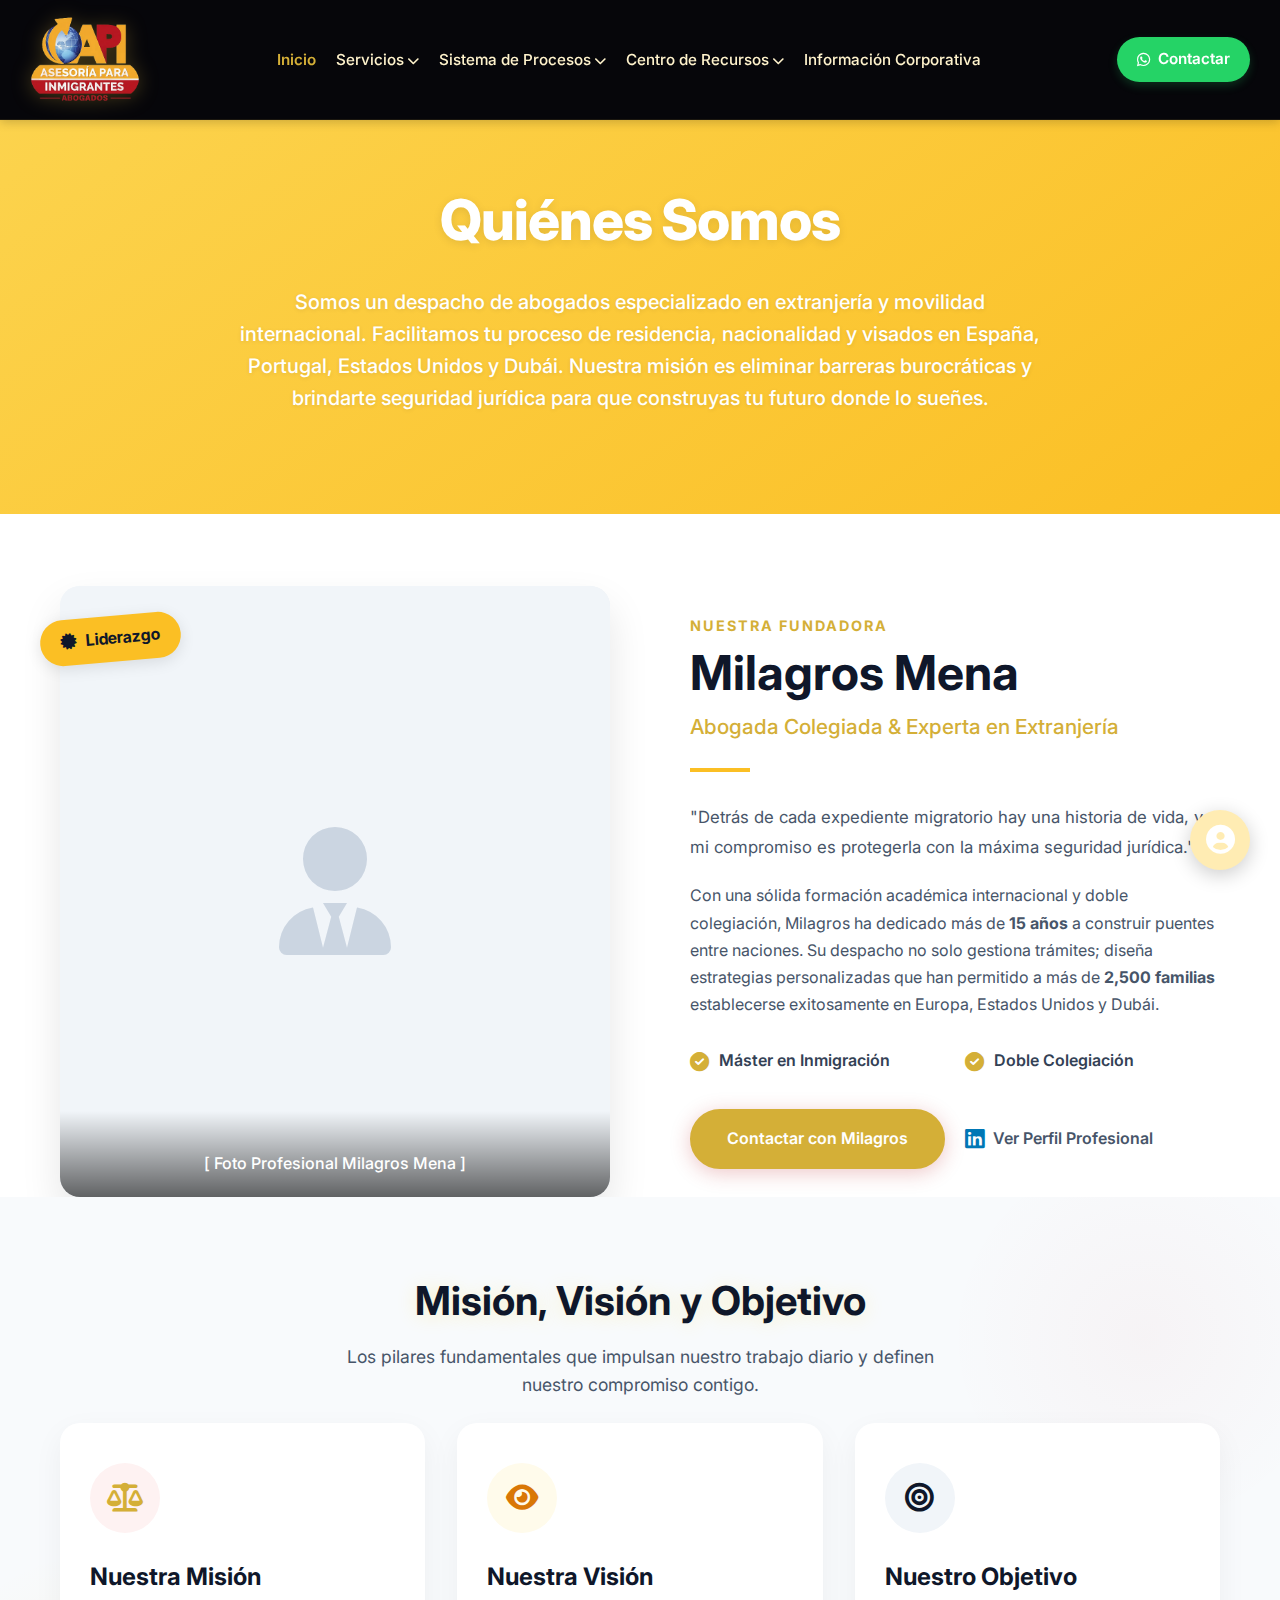
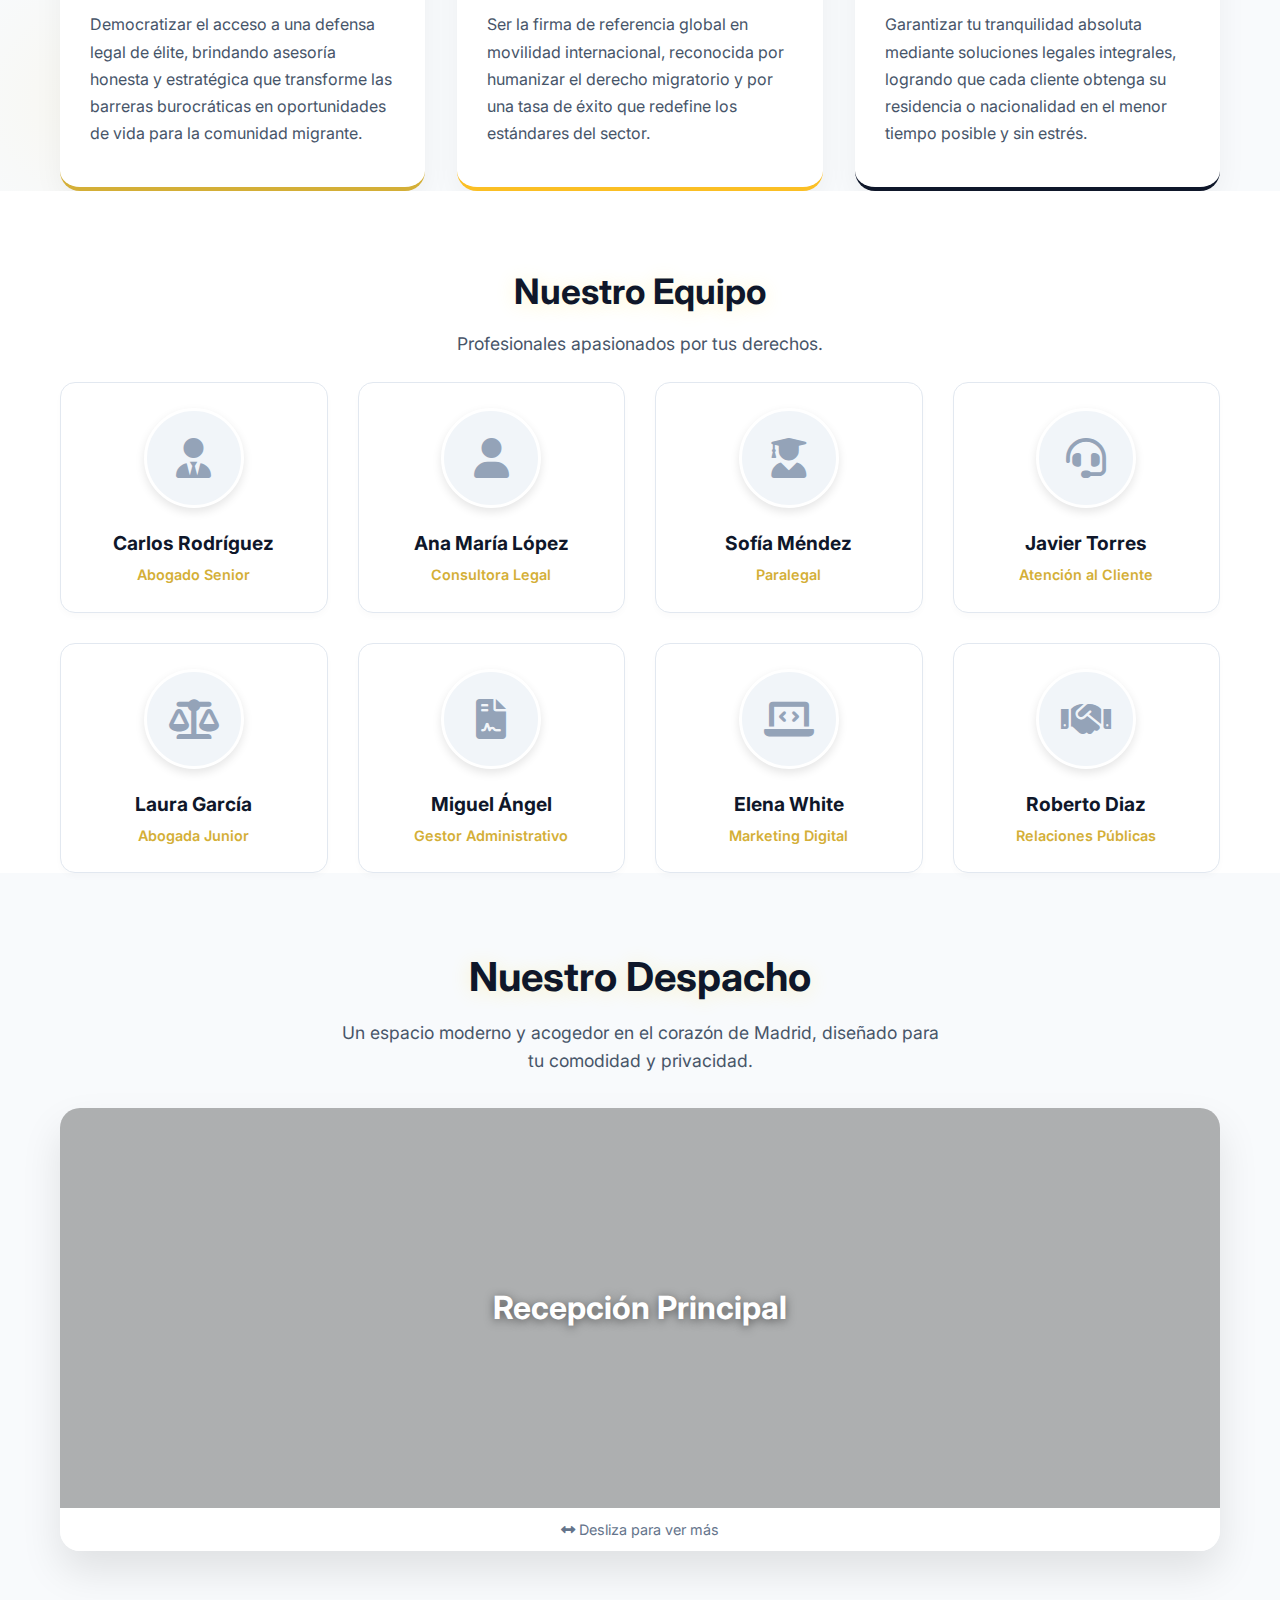
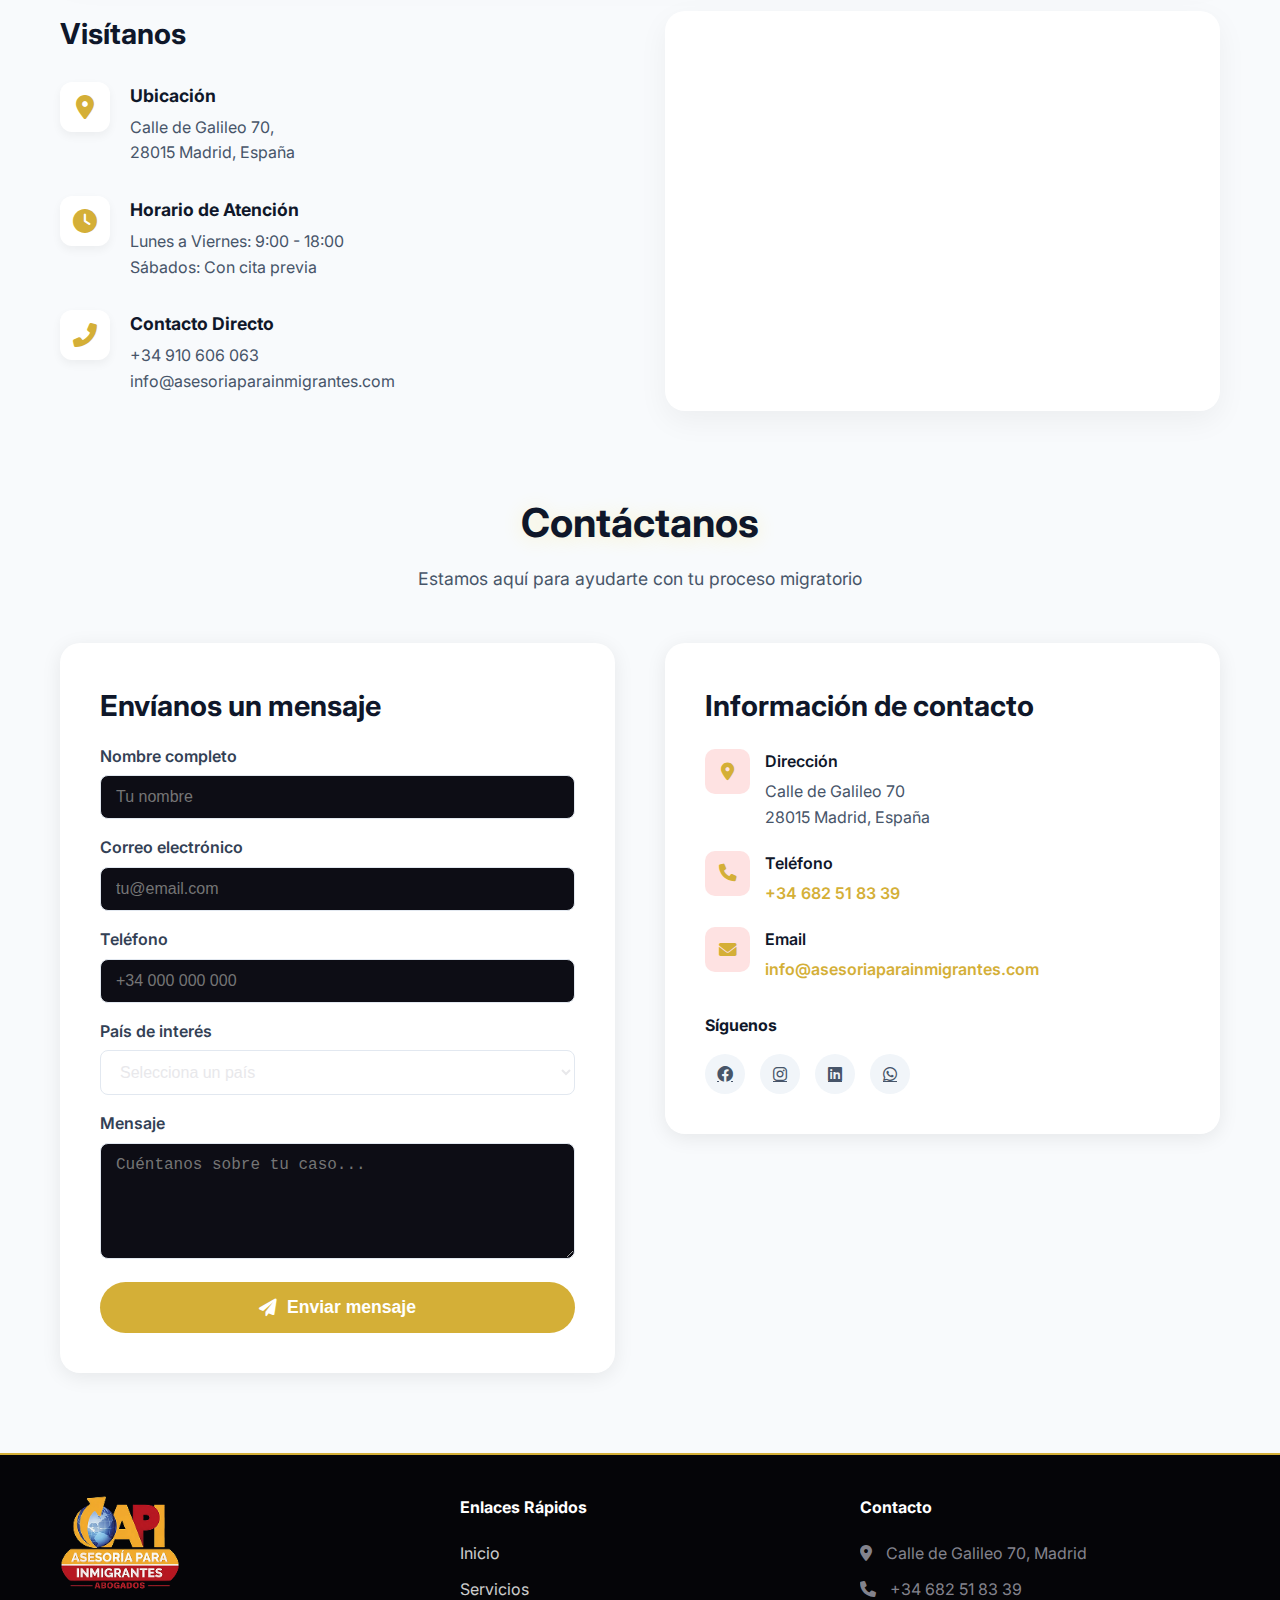
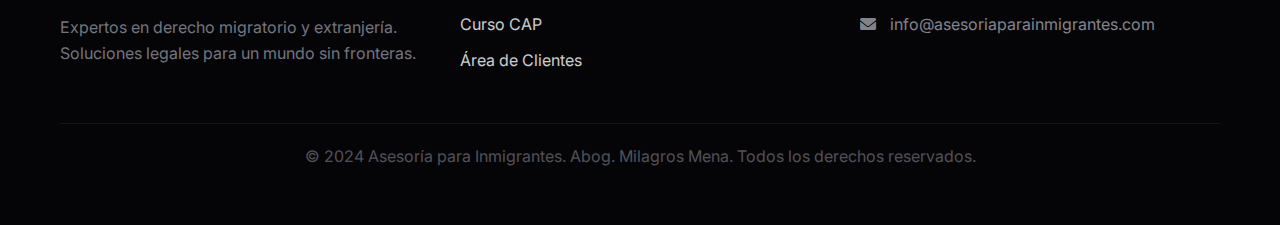
<file: screens/general/informacion-corporativa/index.html>
<!DOCTYPE html>
<html lang="es">

<head>
    <meta charset="UTF-8">
    <meta name="viewport" content="width=device-width, initial-scale=1.0">
    <title>Información Corporativa | Asesoría para Inmigrantes</title>
    <meta name="description"
        content="Conoce a nuestro equipo y nuestra misión. Expertos en extranjería comprometidos con tu futuro.">

    <!-- Styles -->
    <link rel="stylesheet" href="../../../src/styles/main.css">
    <link href="https://cdnjs.cloudflare.com/ajax/libs/font-awesome/6.0.0/css/all.min.css" rel="stylesheet">
    <link href="https://fonts.googleapis.com/css2?family=Inter:wght@300;400;500;600;700&display=swap" rel="stylesheet">

    <style>
        /* Reusing consistent styles from main landing page for visual coherence */
        :root {
            --brand-primary: #0f172a;
            --brand-action: #bc2527;
            --brand-accent: #fbbf24;
            --amber-200: #fde68a;
            --amber-300: #fcd34d;
            --amber-600: #d97706;
            --slate-50: #f8fafc;
            --slate-100: #f1f5f9;
            --slate-200: #e2e8f0;
            --slate-600: #475569;
            --slate-800: #1e293b;
            --slate-900: #0f172a;
        }

        body {
            font-family: 'Inter', sans-serif;
            color: var(--slate-900);
            margin: 0;
            padding: 0;
        }

        .container {
            max-width: 1200px;
            margin: 0 auto;
            padding: 0 20px;
        }

        /* Hero Section */
        .page-hero {
            position: relative;
            background: linear-gradient(-35deg,
                    var(--amber-200) 0%,
                    var(--brand-accent) 20%,
                    var(--amber-600) 50%,
                    var(--brand-accent) 80%,
                    var(--amber-300) 100%);
            background-size: 500% 500%;
            animation: gradientShift 8s ease-in-out infinite;
            color: white;
            padding: 56px 0 100px;
            text-align: center;
            overflow: hidden;
        }

        @keyframes gradientShift {
            0% {
                background-position: 0% 50%;
            }

            50% {
                background-position: 100% 50%;
            }

            100% {
                background-position: 0% 50%;
            }
        }

        /* Removed Premium Background Effect overlay to match pure home style or keep it subtle? 
           User asked to match home background mostly. I will remove the radial overlay to be safe/cleaner like home. */

        .page-hero .container {
            position: relative;
            z-index: 2;
        }

        .page-hero h1 {
            font-size: 3.5rem;
            font-weight: 800;
            margin-bottom: 20px;
            letter-spacing: -0.02em;
            text-shadow: 0 2px 10px rgba(0, 0, 0, 0.1);
        }

        .page-hero p {
            font-size: 1.25rem;
            max-width: 800px;
            margin: 0 auto;
            opacity: 1;
            line-height: 1.6;
            font-weight: 500;
            text-shadow: 0 1px 4px rgba(0, 0, 0, 0.1);
        }

        /* ... rest of CSS ... */
    </style>
</head>

<body>
    <!-- Global Navbar Injection -->
    <div id="global-navbar"></div>

    <!-- Hero Section -->
    <header class="page-hero">
        <div class="container">
            <h1>Quiénes Somos</h1>
            <p>
                Somos un despacho de abogados especializado en extranjería y movilidad internacional.
                Facilitamos tu proceso de residencia, nacionalidad y visados en España, Portugal,
                Estados Unidos y Dubái. Nuestra misión es eliminar barreras burocráticas y brindarte
                seguridad jurídica para que construyas tu futuro donde lo sueñes.
            </p>
        </div>
    </header>

    <!-- Milagros Mena Section -->
    <section class="section-padding" style="background: white; padding: 72px 0 0 0;">
        <div class="container">
            <div class="about-grid"
                style="display: grid; grid-template-columns: repeat(2, 1fr); gap: 60px; align-items: center;">
                <!-- Left Column: Image -->
                <div class="about-image" style="position: relative;">
                    <div
                        style="background: linear-gradient(135deg, var(--slate-100) 0%, var(--slate-200) 100%); width: 100%; aspect-ratio: 0.9; border-radius: 20px; overflow: hidden; box-shadow: 0 20px 40px rgba(0,0,0,0.1); position: relative;">
                        <!-- Placeholder Graphic -->
                        <div
                            style="width: 100%; height: 100%; display: flex; align-items: center; justify-content: center; background-color: var(--slate-100);">
                            <i class="fas fa-user-tie" style="font-size: 8rem; color: var(--slate-300);"></i>
                        </div>
                        <div
                            style="position: absolute; bottom: 0; left: 0; right: 0; background: linear-gradient(to top, rgba(0,0,0,0.6), transparent); padding: 40px 20px 20px; color: white; text-align: center;">
                            <p style="margin: 0; font-weight: 500;">[ Foto Profesional Milagros Mena ]</p>
                        </div>
                    </div>
                    <!-- Decorative Badge -->
                    <div
                        style="position: absolute; top: 30px; left: -20px; background: var(--brand-accent); padding: 10px 20px; border-radius: 50px; box-shadow: 0 4px 15px rgba(0,0,0,0.1); font-weight: 700; color: var(--slate-900); transform: rotate(-5deg);">
                        <i class="fas fa-certificate" style="margin-right: 5px;"></i> Liderazgo
                    </div>
                </div>

                <!-- Right Column: Content -->
                <div class="about-content" style="padding-left: 20px;">
                    <span
                        style="color: var(--brand-action); font-weight: 700; text-transform: uppercase; letter-spacing: 2px; font-size: 0.9rem; display: block; margin-bottom: 10px;">Nuestra
                        Fundadora</span>
                    <h2 style="font-size: 3rem; margin-bottom: 10px; line-height: 1.1; color: var(--slate-900);">
                        Milagros Mena</h2>
                    <p style="font-size: 1.3rem; color: var(--brand-action); font-weight: 500; margin-bottom: 25px;">
                        Abogada Colegiada & Experta en Extranjería</p>

                    <div style="width: 60px; height: 4px; background: var(--brand-accent); margin-bottom: 30px;"></div>

                    <p style="font-size: 1.05rem; line-height: 1.8; color: var(--slate-600); margin-bottom: 20px;">
                        "Detrás de cada expediente migratorio hay una historia de vida, y mi compromiso es protegerla
                        con la máxima seguridad jurídica."
                    </p>

                    <p style="font-size: 1rem; line-height: 1.7; color: var(--slate-600); margin-bottom: 30px;">
                        Con una sólida formación académica internacional y doble colegiación, Milagros ha dedicado más
                        de <strong>15 años</strong> a construir puentes entre naciones. Su despacho no solo gestiona
                        trámites; diseña estrategias personalizadas que han permitido a más de <strong>2,500
                            familias</strong> establecerse exitosamente en Europa, Estados Unidos y Dubái.
                    </p>

                    <!-- Credentials / Highlights -->
                    <div style="display: grid; grid-template-columns: 1fr 1fr; gap: 20px; margin-bottom: 35px;">
                        <div style="display: flex; align-items: center; gap: 10px;">
                            <i class="fas fa-check-circle" style="color: var(--brand-action); font-size: 1.2rem;"></i>
                            <span style="font-weight: 600; color: var(--slate-700);">Máster en Inmigración</span>
                        </div>
                        <div style="display: flex; align-items: center; gap: 10px;">
                            <i class="fas fa-check-circle" style="color: var(--brand-action); font-size: 1.2rem;"></i>
                            <span style="font-weight: 600; color: var(--slate-700);">Doble Colegiación</span>
                        </div>
                    </div>

                    <!-- CTAs -->
                    <div style="display: flex; gap: 20px; flex-wrap: wrap; align-items: center;">
                        <a href="#contacto" class="cta-button"
                            style="background: var(--brand-action); color: white; padding: 15px 35px; border-radius: 50px; text-decoration: none; font-weight: 600; font-size: 1rem; transition: all 0.3s ease; box-shadow: 0 4px 20px rgba(188, 37, 39, 0.25);">
                            Contactar con Milagros
                        </a>
                        <a href="https://linkedin.com" target="_blank"
                            style="color: var(--slate-600); text-decoration: none; font-weight: 600; display: flex; align-items: center; gap: 8px; transition: color 0.2s;">
                            <i class="fab fa-linkedin" style="font-size: 1.4rem; color: #0077b5;"></i> Ver Perfil
                            Profesional
                        </a>
                    </div>
                </div>
            </div>
        </div>
    </section>

    <!-- Mission Vision Objective Section -->
    <section class="section-padding values-section"
        style="background: var(--slate-50); padding: 72px 0 0 0; position: relative; overflow: hidden;">
        <!-- Background decoration -->
        <div
            style="position: absolute; top: 0; left: 0; width: 100%; height: 100%; pointer-events: none; overflow: hidden;">
            <div
                style="position: absolute; top: -10%; right: -5%; width: 400px; height: 400px; background: radial-gradient(circle, rgba(188,37,39,0.03) 0%, transparent 70%); border-radius: 50%;">
            </div>
            <div
                style="position: absolute; bottom: -10%; left: -5%; width: 300px; height: 300px; background: radial-gradient(circle, rgba(251,191,36,0.05) 0%, transparent 70%); border-radius: 50%;">
            </div>
        </div>

        <div class="container" style="position: relative; z-index: 2;">
            <div class="section-header" style="text-align: center; max-width: 800px; margin: 0 auto 24px;">
                <h2 style="font-size: 2.5rem; color: var(--slate-900);">Misión, Visión y Objetivo
                </h2>
                <p style="font-size: 1.1rem; color: var(--slate-600); line-height: 1.6;">Los pilares fundamentales que
                    impulsan nuestro trabajo diario y definen nuestro compromiso contigo.</p>
            </div>

            <div class="values-grid"
                style="display: grid; grid-template-columns: repeat(auto-fit, minmax(300px, 1fr)); gap: 32px;">
                <!-- Mission -->
                <div class="value-card"
                    style="background: white; padding: 40px 30px; border-radius: 20px; box-shadow: 0 10px 30px rgba(0,0,0,0.05); transition: transform 0.3s ease; border-bottom: 4px solid var(--brand-action); position: relative; overflow: hidden;">
                    <div
                        style="width: 70px; height: 70px; background: #fef2f2; border-radius: 50%; display: flex; align-items: center; justify-content: center; margin-bottom: 25px; transition: all 0.3s ease;">
                        <i class="fas fa-scale-balanced" style="font-size: 1.8rem; color: var(--brand-action);"></i>
                    </div>
                    <h3 style="font-size: 1.5rem; margin-bottom: 15px; color: var(--slate-900);">Nuestra Misión</h3>
                    <p style="color: var(--slate-600); line-height: 1.7; font-size: 1rem;">
                        Democratizar el acceso a una defensa legal de élite, brindando asesoría honesta y estratégica
                        que transforme las barreras burocráticas en oportunidades de vida para la comunidad migrante.
                    </p>
                </div>

                <!-- Vision -->
                <div class="value-card"
                    style="background: white; padding: 40px 30px; border-radius: 20px; box-shadow: 0 10px 30px rgba(0,0,0,0.05); transition: transform 0.3s ease; border-bottom: 4px solid var(--brand-accent); position: relative; overflow: hidden;">
                    <div
                        style="width: 70px; height: 70px; background: #fffbeb; border-radius: 50%; display: flex; align-items: center; justify-content: center; margin-bottom: 25px; transition: all 0.3s ease;">
                        <i class="fas fa-eye" style="font-size: 1.8rem; color: var(--amber-600);"></i>
                    </div>
                    <h3 style="font-size: 1.5rem; margin-bottom: 15px; color: var(--slate-900);">Nuestra Visión</h3>
                    <p style="color: var(--slate-600); line-height: 1.7; font-size: 1rem;">
                        Ser la firma de referencia global en movilidad internacional, reconocida por humanizar el
                        derecho migratorio y por una tasa de éxito que redefine los estándares del sector.
                    </p>
                </div>

                <!-- Objective -->
                <div class="value-card"
                    style="background: white; padding: 40px 30px; border-radius: 20px; box-shadow: 0 10px 30px rgba(0,0,0,0.05); transition: transform 0.3s ease; border-bottom: 4px solid var(--brand-primary); position: relative; overflow: hidden;">
                    <div
                        style="width: 70px; height: 70px; background: #f1f5f9; border-radius: 50%; display: flex; align-items: center; justify-content: center; margin-bottom: 25px; transition: all 0.3s ease;">
                        <i class="fas fa-bullseye" style="font-size: 1.8rem; color: var(--brand-primary);"></i>
                    </div>
                    <h3 style="font-size: 1.5rem; margin-bottom: 15px; color: var(--slate-900);">Nuestro Objetivo</h3>
                    <p style="color: var(--slate-600); line-height: 1.7; font-size: 1rem;">
                        Garantizar tu tranquilidad absoluta mediante soluciones legales integrales, logrando que cada
                        cliente obtenga su residencia o nacionalidad en el menor tiempo posible y sin estrés.
                    </p>
                </div>
            </div>
        </div>
    </section>

    <!-- Team Section (Compact) -->
    <section class="section-padding" style="background: white; padding: 72px 0 0 0;">
        <div class="container">
            <div class="section-header" style="text-align: center; margin-bottom: 24px;">
                <h2 style="font-size: 2.2rem; color: var(--slate-900); margin-bottom: 10px;">Nuestro Equipo</h2>
                <p style="font-size: 1.1rem; color: var(--slate-600);">Profesionales apasionados por tus derechos.</p>
            </div>

            <div style="display: grid; grid-template-columns: repeat(auto-fit, minmax(220px, 1fr)); gap: 30px;">
                <!-- Team Member 1 -->
                <div
                    style="background: white; padding: 25px; border-radius: 15px; text-align: center; border: 1px solid var(--slate-200); transition: transform 0.3s ease; box-shadow: 0 4px 6px rgba(0,0,0,0.02);">
                    <div
                        style="width: 100px; height: 100px; margin: 0 auto 20px; background: var(--slate-100); border-radius: 50%; display: flex; align-items: center; justify-content: center; overflow: hidden; border: 3px solid white; box-shadow: 0 4px 10px rgba(0,0,0,0.1);">
                        <i class="fas fa-user-tie" style="font-size: 2.5rem; color: var(--slate-400);"></i>
                    </div>
                    <h3 style="font-size: 1.2rem; margin-bottom: 5px; color: var(--slate-900); font-weight: 700;">Carlos
                        Rodríguez</h3>
                    <p style="color: var(--brand-action); font-size: 0.9rem; font-weight: 600; margin-bottom: 0;">
                        Abogado Senior</p>
                </div>

                <!-- Team Member 2 -->
                <div
                    style="background: white; padding: 25px; border-radius: 15px; text-align: center; border: 1px solid var(--slate-200); transition: transform 0.3s ease; box-shadow: 0 4px 6px rgba(0,0,0,0.02);">
                    <div
                        style="width: 100px; height: 100px; margin: 0 auto 20px; background: var(--slate-100); border-radius: 50%; display: flex; align-items: center; justify-content: center; overflow: hidden; border: 3px solid white; box-shadow: 0 4px 10px rgba(0,0,0,0.1);">
                        <i class="fas fa-user" style="font-size: 2.5rem; color: var(--slate-400);"></i>
                    </div>
                    <h3 style="font-size: 1.2rem; margin-bottom: 5px; color: var(--slate-900); font-weight: 700;">Ana
                        María López</h3>
                    <p style="color: var(--brand-action); font-size: 0.9rem; font-weight: 600; margin-bottom: 0;">
                        Consultora Legal</p>
                </div>

                <!-- Team Member 3 -->
                <div
                    style="background: white; padding: 25px; border-radius: 15px; text-align: center; border: 1px solid var(--slate-200); transition: transform 0.3s ease; box-shadow: 0 4px 6px rgba(0,0,0,0.02);">
                    <div
                        style="width: 100px; height: 100px; margin: 0 auto 20px; background: var(--slate-100); border-radius: 50%; display: flex; align-items: center; justify-content: center; overflow: hidden; border: 3px solid white; box-shadow: 0 4px 10px rgba(0,0,0,0.1);">
                        <i class="fas fa-user-graduate" style="font-size: 2.5rem; color: var(--slate-400);"></i>
                    </div>
                    <h3 style="font-size: 1.2rem; margin-bottom: 5px; color: var(--slate-900); font-weight: 700;">Sofía
                        Méndez</h3>
                    <p style="color: var(--brand-action); font-size: 0.9rem; font-weight: 600; margin-bottom: 0;">
                        Paralegal</p>
                </div>

                <!-- Team Member 4 -->
                <div
                    style="background: white; padding: 25px; border-radius: 15px; text-align: center; border: 1px solid var(--slate-200); transition: transform 0.3s ease; box-shadow: 0 4px 6px rgba(0,0,0,0.02);">
                    <div
                        style="width: 100px; height: 100px; margin: 0 auto 20px; background: var(--slate-100); border-radius: 50%; display: flex; align-items: center; justify-content: center; overflow: hidden; border: 3px solid white; box-shadow: 0 4px 10px rgba(0,0,0,0.1);">
                        <i class="fas fa-headset" style="font-size: 2.5rem; color: var(--slate-400);"></i>
                    </div>
                    <h3 style="font-size: 1.2rem; margin-bottom: 5px; color: var(--slate-900); font-weight: 700;">Javier
                        Torres</h3>
                    <p style="color: var(--brand-action); font-size: 0.9rem; font-weight: 600; margin-bottom: 0;">
                        Atención al Cliente</p>
                </div>

                <!-- Team Member 5 -->
                <div
                    style="background: white; padding: 25px; border-radius: 15px; text-align: center; border: 1px solid var(--slate-200); transition: transform 0.3s ease; box-shadow: 0 4px 6px rgba(0,0,0,0.02);">
                    <div
                        style="width: 100px; height: 100px; margin: 0 auto 20px; background: var(--slate-100); border-radius: 50%; display: flex; align-items: center; justify-content: center; overflow: hidden; border: 3px solid white; box-shadow: 0 4px 10px rgba(0,0,0,0.1);">
                        <i class="fas fa-scale-balanced" style="font-size: 2.5rem; color: var(--slate-400);"></i>
                    </div>
                    <h3 style="font-size: 1.2rem; margin-bottom: 5px; color: var(--slate-900); font-weight: 700;">Laura
                        García</h3>
                    <p style="color: var(--brand-action); font-size: 0.9rem; font-weight: 600; margin-bottom: 0;">
                        Abogada Junior</p>
                </div>

                <!-- Team Member 6 -->
                <div
                    style="background: white; padding: 25px; border-radius: 15px; text-align: center; border: 1px solid var(--slate-200); transition: transform 0.3s ease; box-shadow: 0 4px 6px rgba(0,0,0,0.02);">
                    <div
                        style="width: 100px; height: 100px; margin: 0 auto 20px; background: var(--slate-100); border-radius: 50%; display: flex; align-items: center; justify-content: center; overflow: hidden; border: 3px solid white; box-shadow: 0 4px 10px rgba(0,0,0,0.1);">
                        <i class="fas fa-file-contract" style="font-size: 2.5rem; color: var(--slate-400);"></i>
                    </div>
                    <h3 style="font-size: 1.2rem; margin-bottom: 5px; color: var(--slate-900); font-weight: 700;">Miguel
                        Ángel</h3>
                    <p style="color: var(--brand-action); font-size: 0.9rem; font-weight: 600; margin-bottom: 0;">Gestor
                        Administrativo</p>
                </div>

                <!-- Team Member 7 -->
                <div
                    style="background: white; padding: 25px; border-radius: 15px; text-align: center; border: 1px solid var(--slate-200); transition: transform 0.3s ease; box-shadow: 0 4px 6px rgba(0,0,0,0.02);">
                    <div
                        style="width: 100px; height: 100px; margin: 0 auto 20px; background: var(--slate-100); border-radius: 50%; display: flex; align-items: center; justify-content: center; overflow: hidden; border: 3px solid white; box-shadow: 0 4px 10px rgba(0,0,0,0.1);">
                        <i class="fas fa-laptop-code" style="font-size: 2.5rem; color: var(--slate-400);"></i>
                    </div>
                    <h3 style="font-size: 1.2rem; margin-bottom: 5px; color: var(--slate-900); font-weight: 700;">Elena
                        White</h3>
                    <p style="color: var(--brand-action); font-size: 0.9rem; font-weight: 600; margin-bottom: 0;">
                        Marketing Digital</p>
                </div>

                <!-- Team Member 8 -->
                <div
                    style="background: white; padding: 25px; border-radius: 15px; text-align: center; border: 1px solid var(--slate-200); transition: transform 0.3s ease; box-shadow: 0 4px 6px rgba(0,0,0,0.02);">
                    <div
                        style="width: 100px; height: 100px; margin: 0 auto 20px; background: var(--slate-100); border-radius: 50%; display: flex; align-items: center; justify-content: center; overflow: hidden; border: 3px solid white; box-shadow: 0 4px 10px rgba(0,0,0,0.1);">
                        <i class="fas fa-handshake" style="font-size: 2.5rem; color: var(--slate-400);"></i>
                    </div>
                    <h3 style="font-size: 1.2rem; margin-bottom: 5px; color: var(--slate-900); font-weight: 700;">
                        Roberto Diaz</h3>
                    <p style="color: var(--brand-action); font-size: 0.9rem; font-weight: 600; margin-bottom: 0;">
                        Relaciones Públicas</p>
                </div>
            </div>
        </div>
    </section>

    <!-- Office Section -->
    <section class="section-padding" style="background: var(--slate-50); padding: 72px 0 0 0;">
        <div class="container">
            <div class="section-header" style="text-align: center; max-width: 800px; margin: 0 auto 32px;">
                <h2 style="font-size: 2.5rem; color: var(--slate-900);">Nuestro Despacho</h2>
                <p style="font-size: 1.1rem; color: var(--slate-600); line-height: 1.6;">
                    Un espacio moderno y acogedor en el corazón de Madrid, diseñado para tu comodidad y privacidad.
                </p>
            </div>

            <!-- Top: Office Carousel -->
            <div
                style="margin-bottom: 60px; border-radius: 20px; overflow: hidden; box-shadow: 0 20px 40px rgba(0,0,0,0.1);">
                <div
                    style="display: flex; overflow-x: auto; scroll-snap-type: x mandatory; scroll-behavior: smooth; -webkit-overflow-scrolling: touch; gap: 0;">
                    <!-- Slide 1 -->
                    <div
                        style="flex: 0 0 100%; height: 400px; scroll-snap-align: start; background: linear-gradient(rgba(0,0,0,0.3), rgba(0,0,0,0.3)), url('https://placehold.co/1200x600/e2e8f0/475569?text=Recepci%C3%B3n'); background-size: cover; background-position: center; display: flex; align-items: center; justify-content: center;">
                        <span
                            style="color: white; font-size: 2rem; font-weight: 700; text-shadow: 0 2px 10px rgba(0,0,0,0.5);">Recepción
                            Principal</span>
                    </div>
                    <!-- Slide 2 -->
                    <div
                        style="flex: 0 0 100%; height: 400px; scroll-snap-align: start; background: linear-gradient(rgba(0,0,0,0.3), rgba(0,0,0,0.3)), url('https://placehold.co/1200x600/f1f5f9/475569?text=Sala+de+Reuniones'); background-size: cover; background-position: center; display: flex; align-items: center; justify-content: center;">
                        <span
                            style="color: white; font-size: 2rem; font-weight: 700; text-shadow: 0 2px 10px rgba(0,0,0,0.5);">Sala
                            de Reuniones</span>
                    </div>
                    <!-- Slide 3 -->
                    <div
                        style="flex: 0 0 100%; height: 400px; scroll-snap-align: start; background: linear-gradient(rgba(0,0,0,0.3), rgba(0,0,0,0.3)), url('https://placehold.co/1200x600/cbd5e1/475569?text=Despacho+Privado'); background-size: cover; background-position: center; display: flex; align-items: center; justify-content: center;">
                        <span
                            style="color: white; font-size: 2rem; font-weight: 700; text-shadow: 0 2px 10px rgba(0,0,0,0.5);">Despacho
                            de Dirección</span>
                    </div>
                </div>
                <div
                    style="text-align: center; padding: 10px; background: white; color: var(--slate-500); font-size: 0.9rem;">
                    <i class="fas fa-arrows-alt-h"></i> Desliza para ver más
                </div>
            </div>

            <!-- Bottom: Details & Map -->
            <div style="display: grid; grid-template-columns: 1fr 1fr; gap: 50px; align-items: start;">
                <!-- Left: Info -->
                <div>
                    <h3 style="font-size: 1.8rem; margin-bottom: 25px; color: var(--slate-900);">Visítanos</h3>

                    <div style="display: flex; gap: 20px; margin-bottom: 30px;">
                        <div
                            style="width: 50px; height: 50px; background: white; border-radius: 12px; display: flex; align-items: center; justify-content: center; box-shadow: 0 4px 10px rgba(0,0,0,0.05); flex-shrink: 0;">
                            <i class="fas fa-map-marker-alt" style="font-size: 1.5rem; color: var(--brand-action);"></i>
                        </div>
                        <div>
                            <h4 style="margin: 0 0 5px; color: var(--slate-900); font-size: 1.1rem;">Ubicación</h4>
                            <p style="margin: 0; color: var(--slate-600);">Calle de Galileo 70,<br>28015 Madrid, España
                            </p>
                        </div>
                    </div>

                    <div style="display: flex; gap: 20px; margin-bottom: 30px;">
                        <div
                            style="width: 50px; height: 50px; background: white; border-radius: 12px; display: flex; align-items: center; justify-content: center; box-shadow: 0 4px 10px rgba(0,0,0,0.05); flex-shrink: 0;">
                            <i class="fas fa-clock" style="font-size: 1.5rem; color: var(--brand-action);"></i>
                        </div>
                        <div>
                            <h4 style="margin: 0 0 5px; color: var(--slate-900); font-size: 1.1rem;">Horario de Atención
                            </h4>
                            <p style="margin: 0; color: var(--slate-600);">Lunes a Viernes: 9:00 - 18:00<br>Sábados: Con
                                cita previa</p>
                        </div>
                    </div>

                    <div style="display: flex; gap: 20px;">
                        <div
                            style="width: 50px; height: 50px; background: white; border-radius: 12px; display: flex; align-items: center; justify-content: center; box-shadow: 0 4px 10px rgba(0,0,0,0.05); flex-shrink: 0;">
                            <i class="fas fa-phone-alt" style="font-size: 1.5rem; color: var(--brand-action);"></i>
                        </div>
                        <div>
                            <h4 style="margin: 0 0 5px; color: var(--slate-900); font-size: 1.1rem;">Contacto Directo
                            </h4>
                            <p style="margin: 0; color: var(--slate-600);">+34 910 606
                                063<br>info@asesoriaparainmigrantes.com</p>
                        </div>
                    </div>
                </div>

                <!-- Right: Map -->
                <div
                    style="height: 400px; background: white; padding: 10px; border-radius: 20px; box-shadow: 0 10px 30px rgba(0,0,0,0.05);">
                    <iframe
                        src="https://www.google.com/maps/embed?pb=!1m18!1m12!1m3!1d3036.6449842891547!2d-3.7138847!3d40.4297473!2m3!1f0!2f0!3f0!3m2!1i1024!2i768!4f13.1!3m3!1m2!1s0xd4228e5f2e2e2e3%3A0x2e2e2e2e2e2e2e2!2sCalle%20de%20Galileo%2C%2070%2C%2028015%20Madrid%2C%20Espa%C3%B1a!5e0!3m2!1ses!2ses!4v1733531726000!5m2!1ses!2ses"
                        width="100%" height="100%" style="border:0; border-radius: 15px;" allowfullscreen=""
                        loading="lazy" referrerpolicy="no-referrer-when-downgrade">
                    </iframe>
                </div>
            </div>
        </div>
    </section>

    <!-- Contact Section -->
    <section class="contact-section" id="contacto" style="padding: 80px 0; background: var(--slate-50);">
        <div class="container">
            <div class="section-header" style="text-align: center; max-width: 800px; margin: 0 auto 50px;">
                <h2 style="font-size: 2.5rem; color: var(--slate-900);">Contáctanos</h2>
                <p style="font-size: 1.1rem; color: var(--slate-600);">Estamos aquí para ayudarte con tu proceso
                    migratorio</p>
            </div>

            <div class="contact-grid" style="display: grid; grid-template-columns: 1fr 1fr; gap: 50px;">
                <!-- Left Column: Contact Form -->
                <div class="contact-form-wrapper"
                    style="background: white; padding: 40px; border-radius: 20px; box-shadow: 0 4px 20px rgba(0, 0, 0, 0.08);">
                    <h3 style="font-size: 1.8rem; color: var(--slate-900); margin-bottom: 15px;">Envíanos un mensaje
                    </h3>
                    <form id="contactForm">
                        <div class="form-group" style="margin-bottom: 16px;">
                            <label for="name"
                                style="display: block; font-weight: 600; color: var(--slate-700); margin-bottom: 6px;">Nombre
                                completo</label>
                            <input type="text" id="name" name="name" required placeholder="Tu nombre"
                                style="width: 100%; padding: 12px 15px; border: 1px solid var(--slate-200); border-radius: 8px;">
                        </div>

                        <div class="form-group" style="margin-bottom: 16px;">
                            <label for="email"
                                style="display: block; font-weight: 600; color: var(--slate-700); margin-bottom: 6px;">Correo
                                electrónico</label>
                            <input type="email" id="email" name="email" required placeholder="tu@email.com"
                                style="width: 100%; padding: 12px 15px; border: 1px solid var(--slate-200); border-radius: 8px;">
                        </div>

                        <div class="form-group" style="margin-bottom: 16px;">
                            <label for="phone"
                                style="display: block; font-weight: 600; color: var(--slate-700); margin-bottom: 6px;">Teléfono</label>
                            <input type="tel" id="phone" name="phone" placeholder="+34 000 000 000"
                                style="width: 100%; padding: 12px 15px; border: 1px solid var(--slate-200); border-radius: 8px;">
                        </div>

                        <div class="form-group" style="margin-bottom: 16px;">
                            <label for="country"
                                style="display: block; font-weight: 600; color: var(--slate-700); margin-bottom: 6px;">País
                                de interés</label>
                            <select id="country" name="country" required
                                style="width: 100%; padding: 12px 15px; border: 1px solid var(--slate-200); border-radius: 8px; background: white;">
                                <option value="">Selecciona un país</option>
                                <option value="espana">España</option>
                                <option value="portugal">Portugal</option>
                                <option value="usa">Estados Unidos</option>
                                <option value="dubai">Dubái</option>
                                <option value="venezuela">Venezuela</option>
                            </select>
                        </div>

                        <div class="form-group" style="margin-bottom: 16px;">
                            <label for="message"
                                style="display: block; font-weight: 600; color: var(--slate-700); margin-bottom: 6px;">Mensaje</label>
                            <textarea id="message" name="message" rows="5" required
                                placeholder="Cuéntanos sobre tu caso..."
                                style="width: 100%; padding: 12px 15px; border: 1px solid var(--slate-200); border-radius: 8px; resize: vertical;"></textarea>
                        </div>

                        <button type="submit" class="submit-button"
                            style="width: 100%; padding: 15px; background: var(--brand-action); color: white; border: none; border-radius: 50px; font-size: 1.1rem; font-weight: 600; cursor: pointer; display: flex; align-items: center; justify-content: center; gap: 10px;">
                            <i class="fas fa-paper-plane"></i> Enviar mensaje
                        </button>
                    </form>
                </div>

                <!-- Right Column: Contact Info + Map -->
                <div class="contact-info-wrapper" style="display: flex; flex-direction: column; gap: 30px;">
                    <!-- Contact Information -->
                    <div class="contact-info-card"
                        style="background: white; padding: 40px; border-radius: 20px; box-shadow: 0 4px 20px rgba(0, 0, 0, 0.08);">
                        <h3 style="font-size: 1.8rem; color: var(--slate-900); margin-bottom: 20px;">Información de
                            contacto</h3>

                        <div class="contact-item"
                            style="display: flex; align-items: flex-start; gap: 15px; margin-bottom: 20px;">
                            <div class="contact-icon"
                                style="width: 45px; height: 45px; background: #fee2e2; border-radius: 10px; display: flex; align-items: center; justify-content: center; flex-shrink: 0;">
                                <i class="fas fa-map-marker-alt"
                                    style="color: var(--brand-action); font-size: 1.1rem;"></i>
                            </div>
                            <div class="contact-details">
                                <h4
                                    style="font-size: 1rem; color: var(--slate-900); margin-bottom: 5px; font-weight: 600;">
                                    Dirección</h4>
                                <p style="margin: 0; color: var(--slate-600);">Calle de Galileo 70<br>28015 Madrid,
                                    España</p>
                            </div>
                        </div>

                        <div class="contact-item"
                            style="display: flex; align-items: flex-start; gap: 15px; margin-bottom: 20px;">
                            <div class="contact-icon"
                                style="width: 45px; height: 45px; background: #fee2e2; border-radius: 10px; display: flex; align-items: center; justify-content: center; flex-shrink: 0;">
                                <i class="fas fa-phone" style="color: var(--brand-action); font-size: 1.1rem;"></i>
                            </div>
                            <div class="contact-details">
                                <h4
                                    style="font-size: 1rem; color: var(--slate-900); margin-bottom: 5px; font-weight: 600;">
                                    Teléfono</h4>
                                <p style="margin: 0; color: var(--slate-600);"><a href="tel:+34682518339"
                                        style="color: var(--brand-action); text-decoration: none; font-weight: 600;">+34
                                        682 51 83 39</a></p>
                            </div>
                        </div>

                        <div class="contact-item"
                            style="display: flex; align-items: flex-start; gap: 15px; margin-bottom: 20px;">
                            <div class="contact-icon"
                                style="width: 45px; height: 45px; background: #fee2e2; border-radius: 10px; display: flex; align-items: center; justify-content: center; flex-shrink: 0;">
                                <i class="fas fa-envelope" style="color: var(--brand-action); font-size: 1.1rem;"></i>
                            </div>
                            <div class="contact-details">
                                <h4
                                    style="font-size: 1rem; color: var(--slate-900); margin-bottom: 5px; font-weight: 600;">
                                    Email</h4>
                                <p style="margin: 0; color: var(--slate-600);"><a
                                        href="mailto:info@asesoriaparainmigrantes.com"
                                        style="color: var(--brand-action); text-decoration: none; font-weight: 600;">info@asesoriaparainmigrantes.com</a>
                                </p>
                            </div>
                        </div>

                        <!-- Social Media -->
                        <div class="social-media" style="margin-top: 30px;">
                            <h4 style="font-size: 1rem; color: var(--slate-900); margin-bottom: 15px;">Síguenos</h4>
                            <div class="social-links" style="display: flex; gap: 15px;">
                                <a href="#" target="_blank"
                                    style="width: 40px; height: 40px; border-radius: 50%; background: var(--slate-100); display: flex; align-items: center; justify-content: center; color: var(--slate-600); transition: all 0.3s ease;"><i
                                        class="fab fa-facebook"></i></a>
                                <a href="#" target="_blank"
                                    style="width: 40px; height: 40px; border-radius: 50%; background: var(--slate-100); display: flex; align-items: center; justify-content: center; color: var(--slate-600); transition: all 0.3s ease;"><i
                                        class="fab fa-instagram"></i></a>
                                <a href="#" target="_blank"
                                    style="width: 40px; height: 40px; border-radius: 50%; background: var(--slate-100); display: flex; align-items: center; justify-content: center; color: var(--slate-600); transition: all 0.3s ease;"><i
                                        class="fab fa-linkedin"></i></a>
                                <a href="https://wa.me/34682518339" target="_blank"
                                    style="width: 40px; height: 40px; border-radius: 50%; background: var(--slate-100); display: flex; align-items: center; justify-content: center; color: var(--slate-600); transition: all 0.3s ease;"><i
                                        class="fab fa-whatsapp"></i></a>
                            </div>
                        </div>
                    </div>


                </div>
            </div>
        </div>
    </section>

    <!-- Footer -->
    <!-- Footer -->
    <div id="global-footer"></div>

    <!-- Scripts -->
    <script src="../../../src/js/components/Navbar.js"></script>
    <script src="../../../src/js/components/Footer.js"></script>
</body>

</html>
</file>
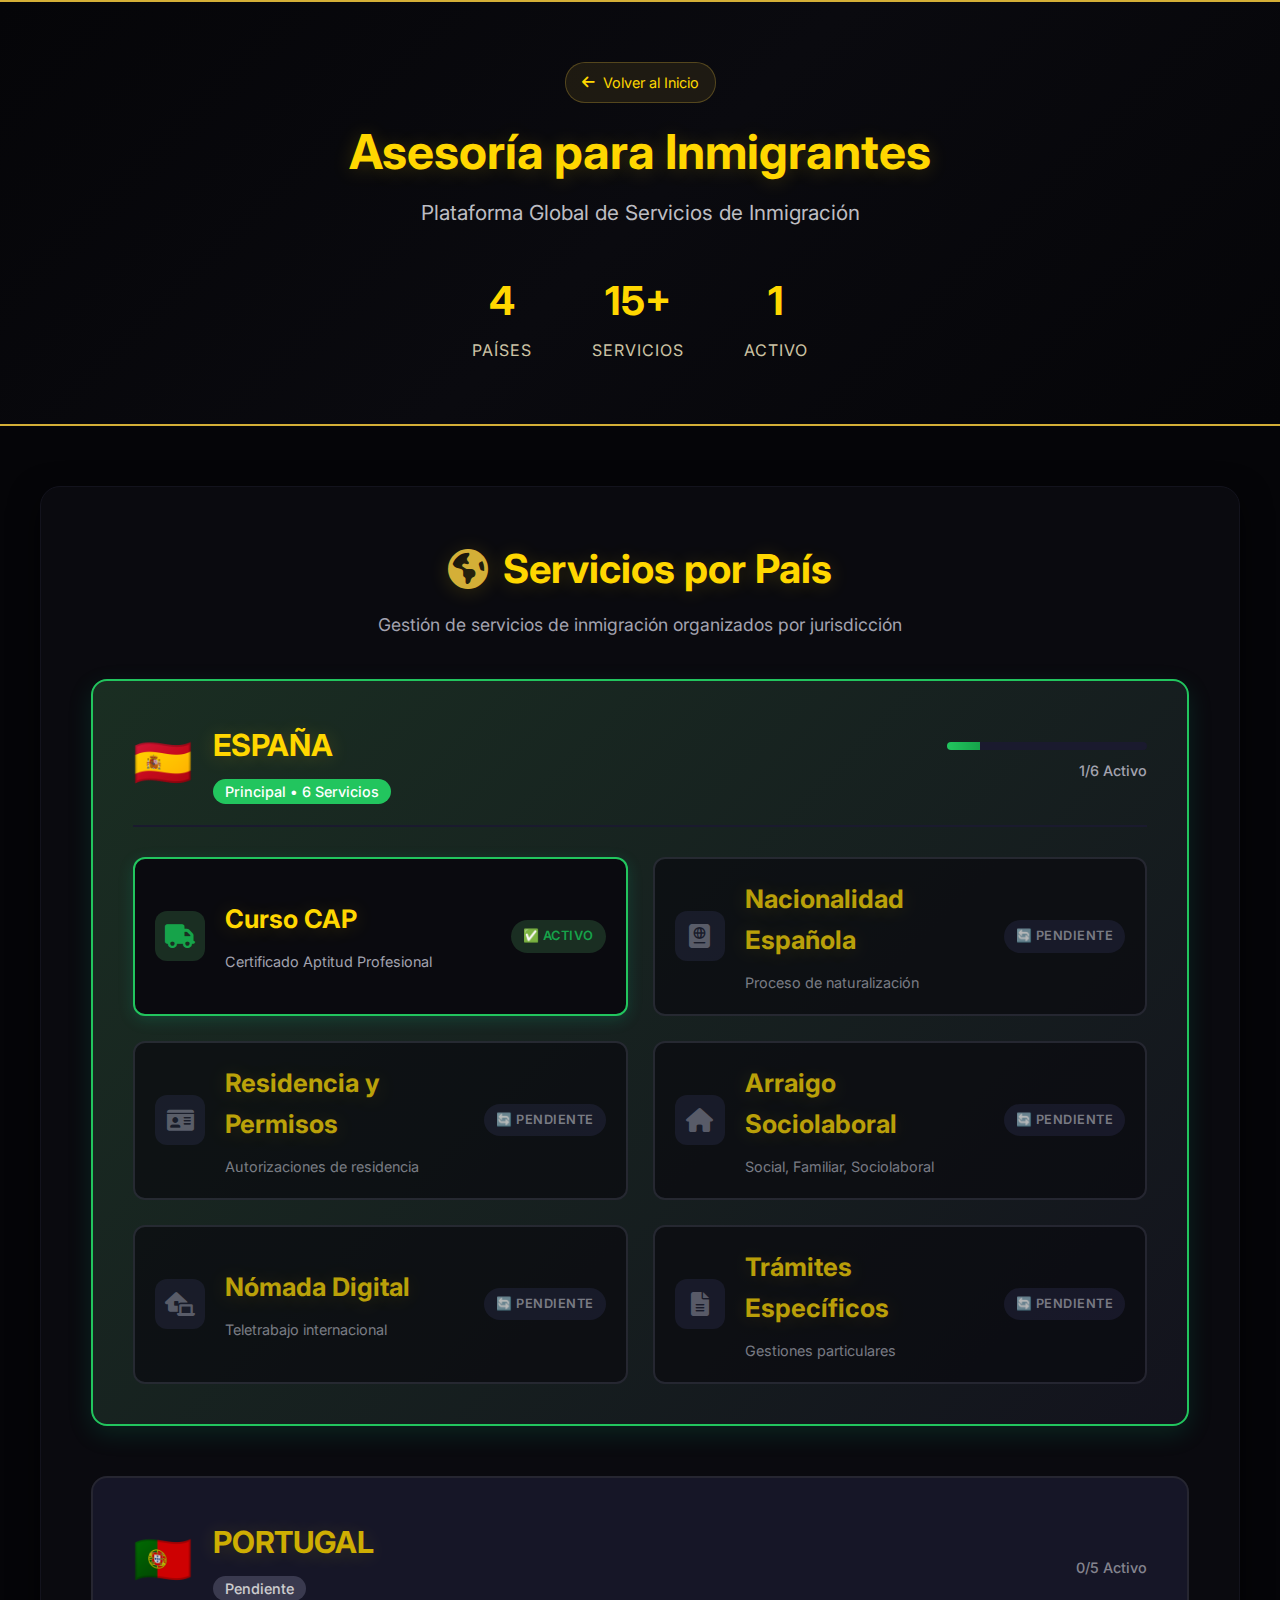
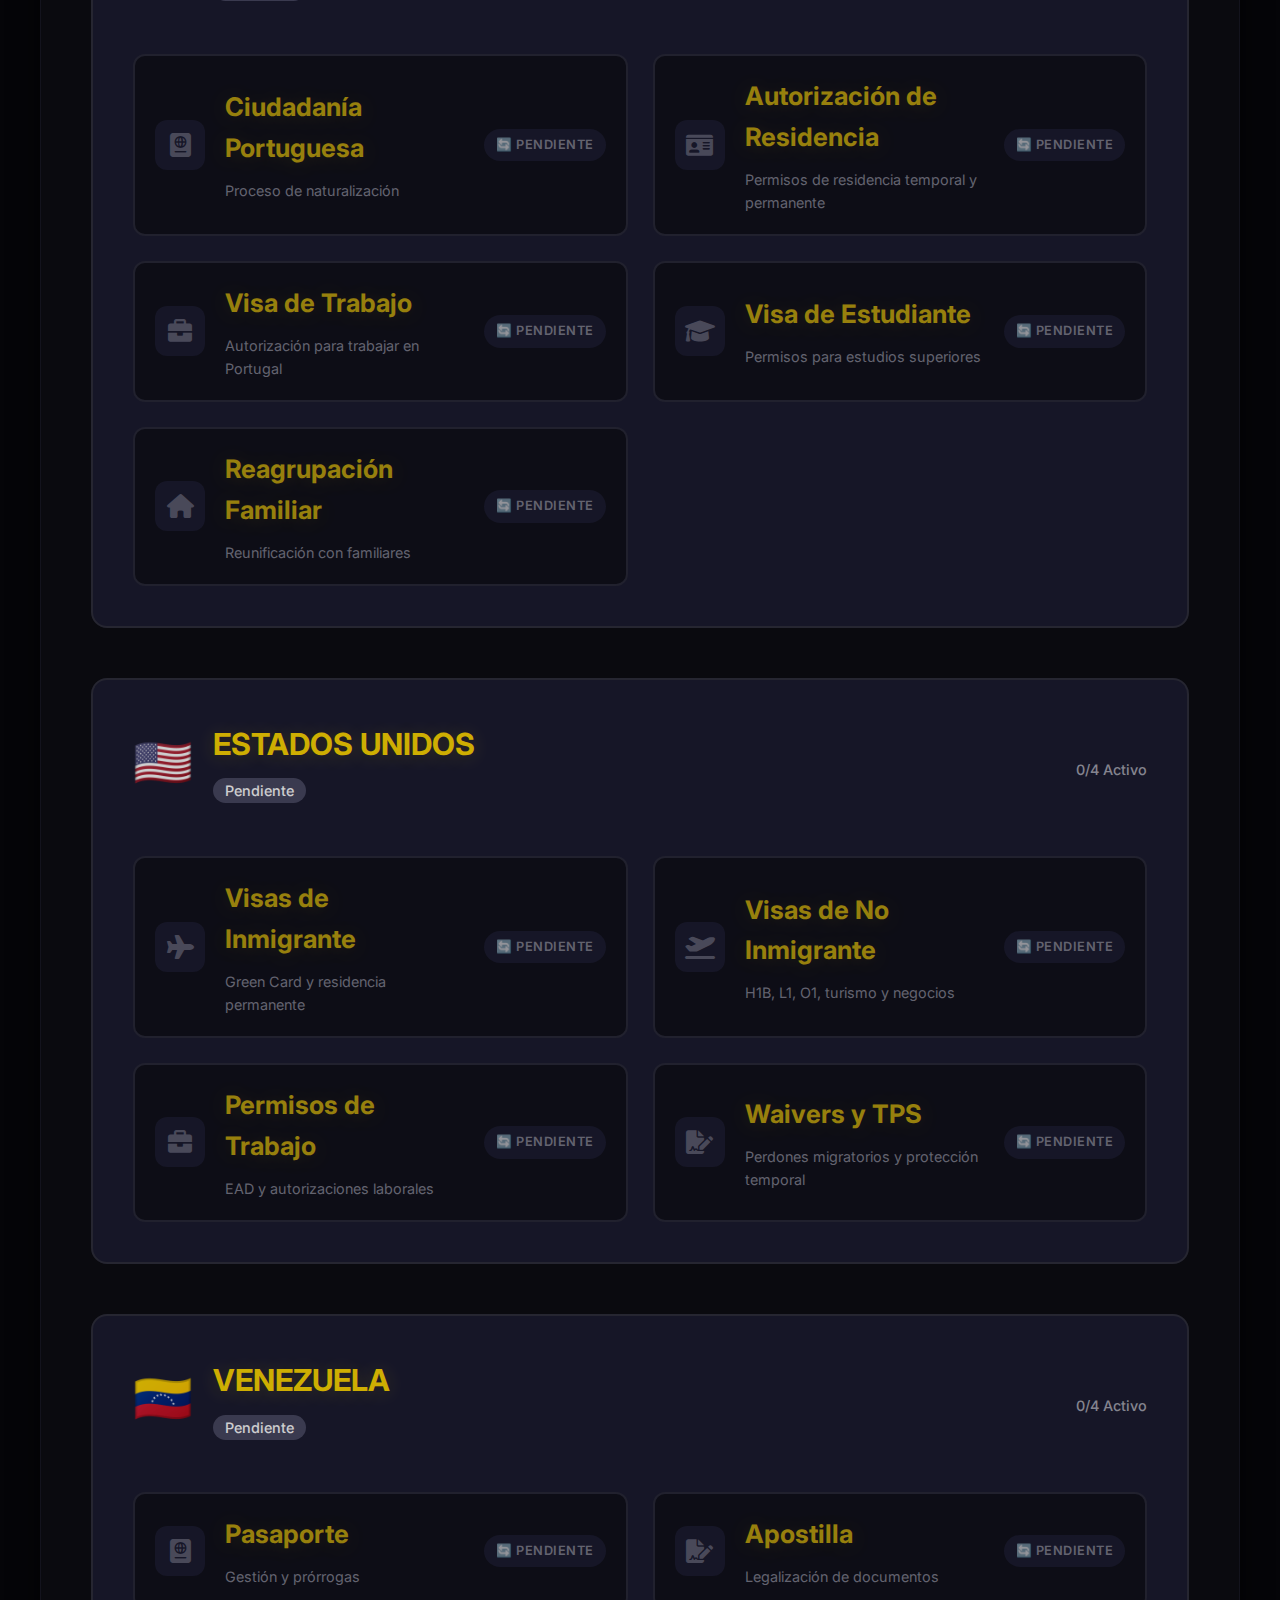
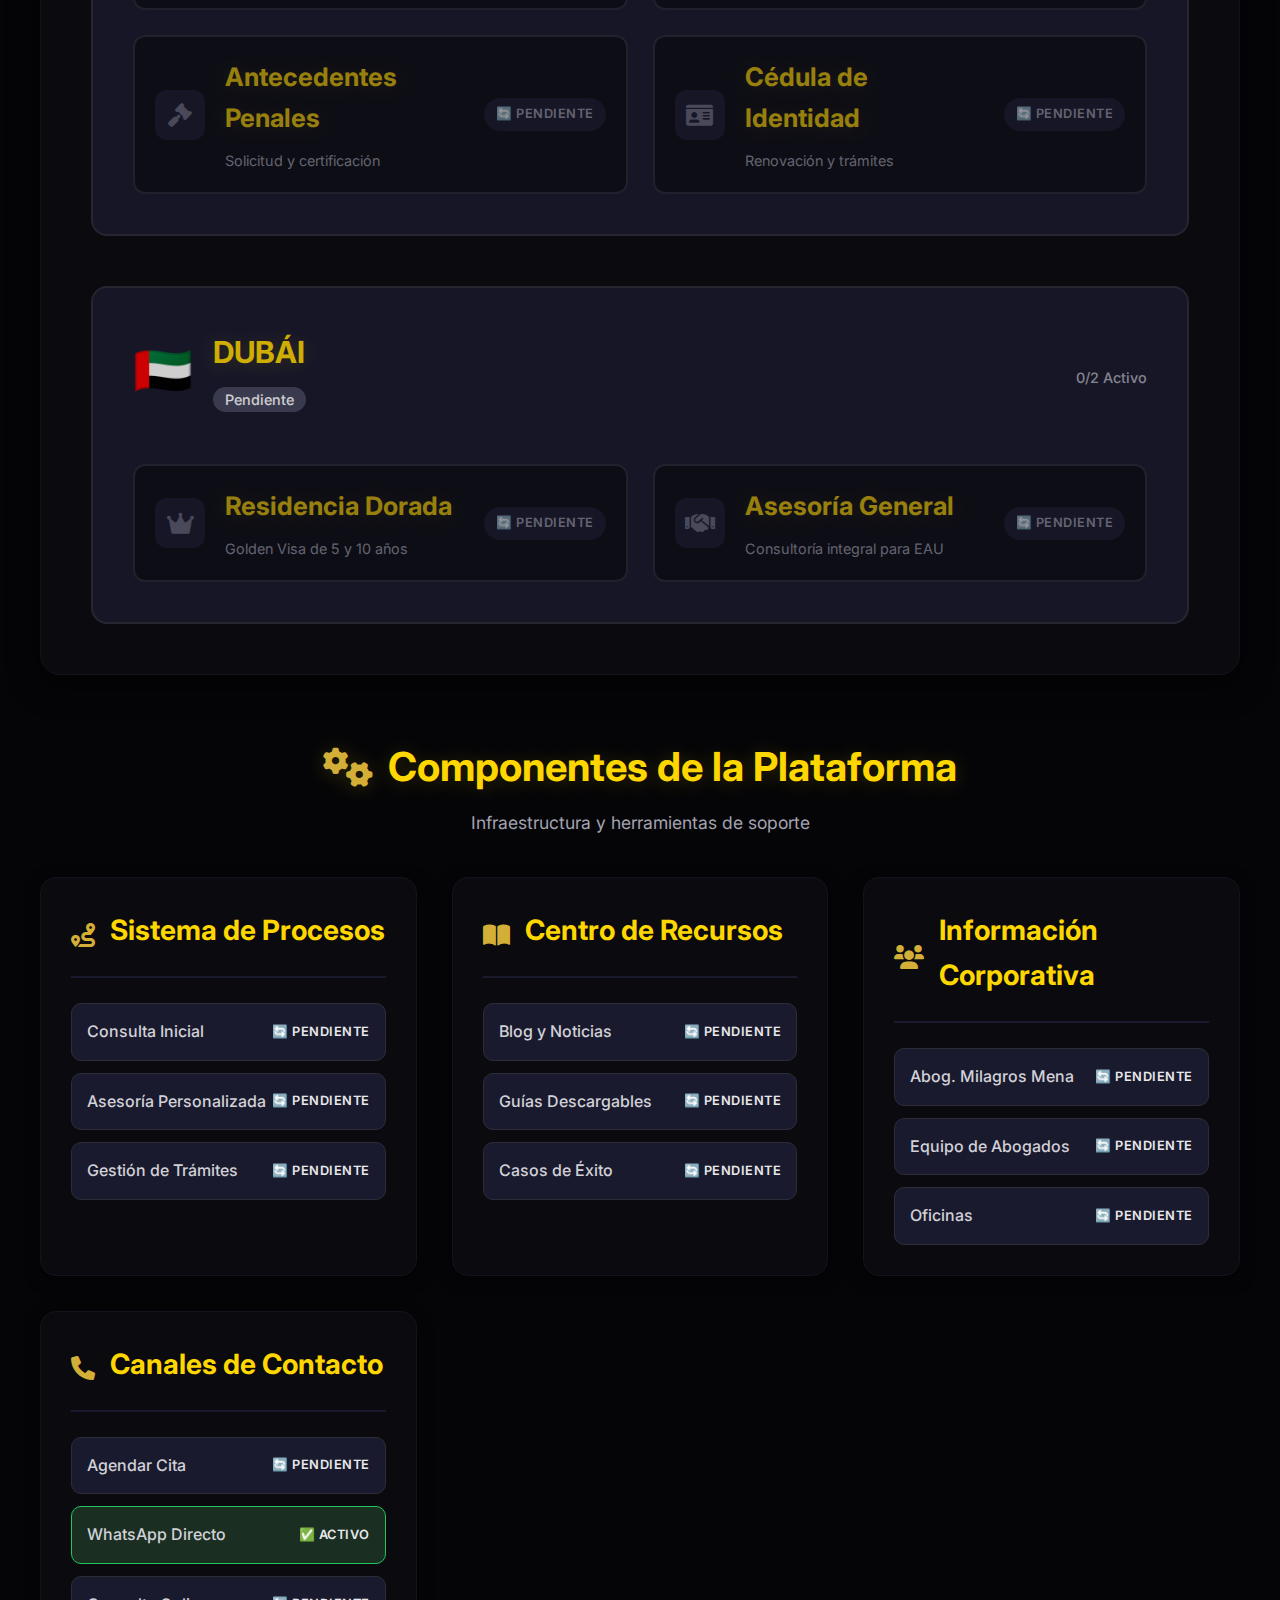
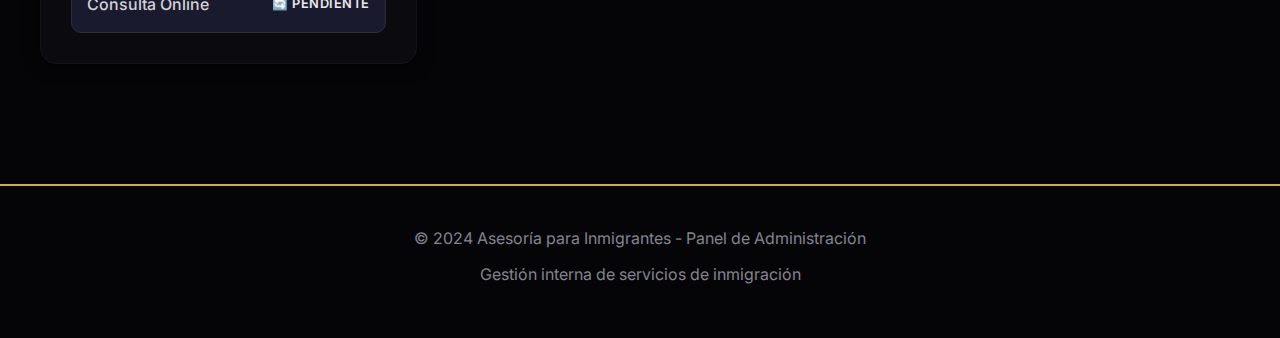
<file: dashboard.html>
<!DOCTYPE html>
<html lang="es">

<head>
    <meta charset="UTF-8">
    <meta name="viewport" content="width=device-width, initial-scale=1.0">
    <title>Asesoría para Inmigrantes | Servicios de Inmigración y Extranjería</title>
    <meta name="description"
        content="Especialistas en trámites de extranjería e inmigración. Servicios profesionales para España, Portugal, USA y Dubai. Tu futuro legal comienza aquí.">
    <link rel="stylesheet" href="src/styles/main.css">
    <link href="https://cdnjs.cloudflare.com/ajax/libs/font-awesome/6.0.0/css/all.min.css" rel="stylesheet">
    <link href="https://fonts.googleapis.com/css2?family=Inter:wght@300;400;500;600;700&display=swap" rel="stylesheet">
</head>

<body>

    <!-- Project Overview Header -->
    <header class="project-overview">
        <div class="container">
            <a href="index.html" class="back-link">
                <i class="fas fa-arrow-left"></i> Volver al Inicio
            </a>
            <div class="overview-header">
                <h1 class="project-title">Asesoría para Inmigrantes</h1>
                <p class="project-subtitle">Plataforma Global de Servicios de Inmigración</p>
                <div class="project-stats">
                    <div class="stat-item">
                        <span class="stat-number">4</span>
                        <span class="stat-label">Países</span>
                    </div>
                    <div class="stat-item">
                        <span class="stat-number">15+</span>
                        <span class="stat-label">Servicios</span>
                    </div>
                    <div class="stat-item">
                        <span class="stat-number">1</span>
                        <span class="stat-label">Activo</span>
                    </div>
                </div>
            </div>
        </div>
    </header>

    <!-- Main Navigation Dashboard -->
    <main class="dashboard">
        <div class="container">
            <!-- Countries Section - Primary Focus -->
            <section class="dashboard-section primary">
                <div class="section-header">
                    <h2><i class="fas fa-globe-americas"></i> Servicios por País</h2>
                    <p>Gestión de servicios de inmigración organizados por jurisdicción</p>
                </div>

                <div class="countries-dashboard">
                    <!-- Spain - Main Active Country -->
                    <div class="country-panel spain-panel active">
                        <div class="country-header">
                            <div class="country-info">
                                <span class="flag">🇪🇸</span>
                                <div class="country-details">
                                    <h3>ESPAÑA</h3>
                                    <span class="country-status active">Principal • 6 Servicios</span>
                                </div>
                            </div>
                            <div class="country-progress">
                                <div class="progress-bar">
                                    <div class="progress-fill" style="width: 16.7%"></div>
                                </div>
                                <span class="progress-text">1/6 Activo</span>
                            </div>
                        </div>

                        <div class="services-grid">
                            <a href="countries/spain/curso-cap/" class="service-card active">
                                <div class="service-icon">
                                    <i class="fas fa-truck"></i>
                                </div>
                                <div class="service-info">
                                    <h4>Curso CAP</h4>
                                    <p>Certificado Aptitud Profesional</p>
                                </div>
                                <span class="service-status active">✅ ACTIVO</span>
                            </a>

                            <div class="service-card pending">
                                <div class="service-icon">
                                    <i class="fas fa-passport"></i>
                                </div>
                                <div class="service-info">
                                    <h4>Nacionalidad Española</h4>
                                    <p>Proceso de naturalización</p>
                                </div>
                                <span class="service-status pending">🔄 PENDIENTE</span>
                            </div>

                            <div class="service-card pending">
                                <div class="service-icon">
                                    <i class="fas fa-id-card"></i>
                                </div>
                                <div class="service-info">
                                    <h4>Residencia y Permisos</h4>
                                    <p>Autorizaciones de residencia</p>
                                </div>
                                <span class="service-status pending">🔄 PENDIENTE</span>
                            </div>

                            <div class="service-card pending">
                                <div class="service-icon">
                                    <i class="fas fa-home"></i>
                                </div>
                                <div class="service-info">
                                    <h4>Arraigo Sociolaboral</h4>
                                    <p>Social, Familiar, Sociolaboral</p>
                                </div>
                                <span class="service-status pending">🔄 PENDIENTE</span>
                            </div>

                            <div class="service-card pending">
                                <div class="service-icon">
                                    <i class="fas fa-laptop-house"></i>
                                </div>
                                <div class="service-info">
                                    <h4>Nómada Digital</h4>
                                    <p>Teletrabajo internacional</p>
                                </div>
                                <span class="service-status pending">🔄 PENDIENTE</span>
                            </div>

                            <div class="service-card pending">
                                <div class="service-icon">
                                    <i class="fas fa-file-alt"></i>
                                </div>
                                <div class="service-info">
                                    <h4>Trámites Específicos</h4>
                                    <p>Gestiones particulares</p>
                                </div>
                                <span class="service-status pending">🔄 PENDIENTE</span>
                            </div>
                        </div>
                    </div>

                    <!-- Other Countries - Expansion Plans -->

                    <!-- Portugal -->
                    <div class="country-panel portugal-panel pending">
                        <div class="country-header">
                            <div class="country-info">
                                <span class="flag">🇵🇹</span>
                                <div class="country-details">
                                    <h3>PORTUGAL</h3>
                                    <span class="country-status pending">Pendiente</span>
                                </div>
                            </div>
                            <div class="country-progress">
                                <div class="progress-bar">
                                    <div class="progress-fill" style="width: 0%"></div>
                                </div>
                                <span class="progress-text">0/5 Activo</span>
                            </div>
                        </div>

                        <div class="services-grid">
                            <div class="service-card pending">
                                <div class="service-icon">
                                    <i class="fas fa-passport"></i>
                                </div>
                                <div class="service-info">
                                    <h4>Ciudadanía Portuguesa</h4>
                                    <p>Proceso de naturalización</p>
                                </div>
                                <span class="service-status pending">🔄 PENDIENTE</span>
                            </div>

                            <div class="service-card pending">
                                <div class="service-icon">
                                    <i class="fas fa-id-card"></i>
                                </div>
                                <div class="service-info">
                                    <h4>Autorización de Residencia</h4>
                                    <p>Permisos de residencia temporal y permanente</p>
                                </div>
                                <span class="service-status pending">🔄 PENDIENTE</span>
                            </div>

                            <div class="service-card pending">
                                <div class="service-icon">
                                    <i class="fas fa-briefcase"></i>
                                </div>
                                <div class="service-info">
                                    <h4>Visa de Trabajo</h4>
                                    <p>Autorización para trabajar en Portugal</p>
                                </div>
                                <span class="service-status pending">🔄 PENDIENTE</span>
                            </div>

                            <div class="service-card pending">
                                <div class="service-icon">
                                    <i class="fas fa-graduation-cap"></i>
                                </div>
                                <div class="service-info">
                                    <h4>Visa de Estudiante</h4>
                                    <p>Permisos para estudios superiores</p>
                                </div>
                                <span class="service-status pending">🔄 PENDIENTE</span>
                            </div>

                            <div class="service-card pending">
                                <div class="service-icon">
                                    <i class="fas fa-home"></i>
                                </div>
                                <div class="service-info">
                                    <h4>Reagrupación Familiar</h4>
                                    <p>Reunificación con familiares</p>
                                </div>
                                <span class="service-status pending">🔄 PENDIENTE</span>
                            </div>
                        </div>
                    </div>

                    <!-- USA -->
                    <div class="country-panel usa-panel pending">
                        <div class="country-header">
                            <div class="country-info">
                                <span class="flag">🇺🇸</span>
                                <div class="country-details">
                                    <h3>ESTADOS UNIDOS</h3>
                                    <span class="country-status pending">Pendiente</span>
                                </div>
                            </div>
                            <div class="country-progress">
                                <div class="progress-bar">
                                    <div class="progress-fill" style="width: 0%"></div>
                                </div>
                                <span class="progress-text">0/4 Activo</span>
                            </div>
                        </div>

                        <div class="services-grid">
                            <div class="service-card pending">
                                <div class="service-icon">
                                    <i class="fas fa-plane"></i>
                                </div>
                                <div class="service-info">
                                    <h4>Visas de Inmigrante</h4>
                                    <p>Green Card y residencia permanente</p>
                                </div>
                                <span class="service-status pending">🔄 PENDIENTE</span>
                            </div>

                            <div class="service-card pending">
                                <div class="service-icon">
                                    <i class="fas fa-plane-departure"></i>
                                </div>
                                <div class="service-info">
                                    <h4>Visas de No Inmigrante</h4>
                                    <p>H1B, L1, O1, turismo y negocios</p>
                                </div>
                                <span class="service-status pending">🔄 PENDIENTE</span>
                            </div>

                            <div class="service-card pending">
                                <div class="service-icon">
                                    <i class="fas fa-briefcase"></i>
                                </div>
                                <div class="service-info">
                                    <h4>Permisos de Trabajo</h4>
                                    <p>EAD y autorizaciones laborales</p>
                                </div>
                                <span class="service-status pending">🔄 PENDIENTE</span>
                            </div>

                            <div class="service-card pending">
                                <div class="service-icon">
                                    <i class="fas fa-file-signature"></i>
                                </div>
                                <div class="service-info">
                                    <h4>Waivers y TPS</h4>
                                    <p>Perdones migratorios y protección temporal</p>
                                </div>
                                <span class="service-status pending">🔄 PENDIENTE</span>
                            </div>


                        </div>
                    </div>

                    <!-- Venezuela -->
                    <div class="country-panel venezuela-panel pending">
                        <div class="country-header">
                            <div class="country-info">
                                <span class="flag">🇻🇪</span>
                                <div class="country-details">
                                    <h3>VENEZUELA</h3>
                                    <span class="country-status pending">Pendiente</span>
                                </div>
                            </div>
                            <div class="country-progress">
                                <div class="progress-bar">
                                    <div class="progress-fill" style="width: 0%"></div>
                                </div>
                                <span class="progress-text">0/4 Activo</span>
                            </div>
                        </div>

                        <div class="services-grid">
                            <div class="service-card pending">
                                <div class="service-icon">
                                    <i class="fas fa-passport"></i>
                                </div>
                                <div class="service-info">
                                    <h4>Pasaporte</h4>
                                    <p>Gestión y prórrogas</p>
                                </div>
                                <span class="service-status pending">🔄 PENDIENTE</span>
                            </div>

                            <div class="service-card pending">
                                <div class="service-icon">
                                    <i class="fas fa-file-signature"></i>
                                </div>
                                <div class="service-info">
                                    <h4>Apostilla</h4>
                                    <p>Legalización de documentos</p>
                                </div>
                                <span class="service-status pending">🔄 PENDIENTE</span>
                            </div>

                            <div class="service-card pending">
                                <div class="service-icon">
                                    <i class="fas fa-gavel"></i>
                                </div>
                                <div class="service-info">
                                    <h4>Antecedentes Penales</h4>
                                    <p>Solicitud y certificación</p>
                                </div>
                                <span class="service-status pending">🔄 PENDIENTE</span>
                            </div>

                            <div class="service-card pending">
                                <div class="service-icon">
                                    <i class="fas fa-id-card"></i>
                                </div>
                                <div class="service-info">
                                    <h4>Cédula de Identidad</h4>
                                    <p>Renovación y trámites</p>
                                </div>
                                <span class="service-status pending">🔄 PENDIENTE</span>
                            </div>
                        </div>
                    </div>

                    <!-- Dubai -->
                    <div class="country-panel dubai-panel pending">
                        <div class="country-header">
                            <div class="country-info">
                                <span class="flag">🇦🇪</span>
                                <div class="country-details">
                                    <h3>DUBÁI</h3>
                                    <span class="country-status pending">Pendiente</span>
                                </div>
                            </div>
                            <div class="country-progress">
                                <div class="progress-bar">
                                    <div class="progress-fill" style="width: 0%"></div>
                                </div>
                                <span class="progress-text">0/2 Activo</span>
                            </div>
                        </div>

                        <div class="services-grid">
                            <div class="service-card pending">
                                <div class="service-icon">
                                    <i class="fas fa-crown"></i>
                                </div>
                                <div class="service-info">
                                    <h4>Residencia Dorada</h4>
                                    <p>Golden Visa de 5 y 10 años</p>
                                </div>
                                <span class="service-status pending">🔄 PENDIENTE</span>
                            </div>

                            <div class="service-card pending">
                                <div class="service-icon">
                                    <i class="fas fa-handshake"></i>
                                </div>
                                <div class="service-info">
                                    <h4>Asesoría General</h4>
                                    <p>Consultoría integral para EAU</p>
                                </div>
                                <span class="service-status pending">🔄 PENDIENTE</span>
                            </div>
                        </div>
                    </div>

                </div>
            </section>

            <!-- Platform Components - Secondary -->
            <section class="dashboard-section secondary">
                <div class="section-header">
                    <h2><i class="fas fa-cogs"></i> Componentes de la Plataforma</h2>
                    <p>Infraestructura y herramientas de soporte</p>
                </div>

                <div class="components-grid">
                    <div class="component-card">
                        <div class="component-header">
                            <i class="fas fa-route"></i>
                            <h3>Sistema de Procesos</h3>
                        </div>
                        <div class="component-items">
                            <div class="component-item pending">
                                <span class="item-name">Consulta Inicial</span>
                                <span class="item-status">🔄 PENDIENTE</span>
                            </div>
                            <div class="component-item pending">
                                <span class="item-name">Asesoría Personalizada</span>
                                <span class="item-status">🔄 PENDIENTE</span>
                            </div>
                            <div class="component-item pending">
                                <span class="item-name">Gestión de Trámites</span>
                                <span class="item-status">🔄 PENDIENTE</span>
                            </div>
                        </div>
                    </div>

                    <div class="component-card">
                        <div class="component-header">
                            <i class="fas fa-book-open"></i>
                            <h3>Centro de Recursos</h3>
                        </div>
                        <div class="component-items">
                            <div class="component-item pending">
                                <span class="item-name">Blog y Noticias</span>
                                <span class="item-status">🔄 PENDIENTE</span>
                            </div>
                            <div class="component-item pending">
                                <span class="item-name">Guías Descargables</span>
                                <span class="item-status">🔄 PENDIENTE</span>
                            </div>
                            <div class="component-item pending">
                                <span class="item-name">Casos de Éxito</span>
                                <span class="item-status">🔄 PENDIENTE</span>
                            </div>
                        </div>
                    </div>

                    <div class="component-card">
                        <div class="component-header">
                            <i class="fas fa-users"></i>
                            <h3>Información Corporativa</h3>
                        </div>
                        <div class="component-items">
                            <div class="component-item pending">
                                <span class="item-name">Abog. Milagros Mena</span>
                                <span class="item-status">🔄 PENDIENTE</span>
                            </div>
                            <div class="component-item pending">
                                <span class="item-name">Equipo de Abogados</span>
                                <span class="item-status">🔄 PENDIENTE</span>
                            </div>
                            <div class="component-item pending">
                                <span class="item-name">Oficinas</span>
                                <span class="item-status">🔄 PENDIENTE</span>
                            </div>
                        </div>
                    </div>

                    <div class="component-card">
                        <div class="component-header">
                            <i class="fas fa-phone"></i>
                            <h3>Canales de Contacto</h3>
                        </div>
                        <div class="component-items">
                            <div class="component-item pending">
                                <span class="item-name">Agendar Cita</span>
                                <span class="item-status">🔄 PENDIENTE</span>
                            </div>
                            <a href="https://wa.me/34682518339" class="component-item active" target="_blank">
                                <span class="item-name">WhatsApp Directo</span>
                                <span class="item-status">✅ ACTIVO</span>
                            </a>
                            <div class="component-item pending">
                                <span class="item-name">Consulta Online</span>
                                <span class="item-status">🔄 PENDIENTE</span>
                            </div>
                        </div>
                    </div>
                </div>
            </section>
        </div>
    </main>


    <!-- Footer -->
    <footer class="footer">
        <div class="container">
            <p>&copy; 2024 Asesoría para Inmigrantes - Panel de Administración</p>
            <p>Gestión interna de servicios de inmigración</p>
        </div>
    </footer>

    <script src="script.js"></script>
</body>

</html>
</file>
<file: countries/spain/curso-cap/styles.css>
/* CSS Variables - Color Palette */
:root {
    /* Brand Colors */
    --brand-action: #BC2527;
    --brand-accent: #F7AF32;
    --brand-background: #FFFFFF;
    
    /* Red Scale */
    --red-50: #FEF2F2;
    --red-100: #FEE2E2;
    --red-200: #FECACA;
    --red-300: #FCA5A5;
    --red-400: #F87171;
    --red-500: #EF4444;
    --red-600: #DC2626;
    --red-700: #B91C1C;
    --red-800: #991B1B;
    --red-900: #7F1D1D;
    --red-950: #450A0A;
    
    /* Amber Scale */
    --amber-50: #FFFBEB;
    --amber-100: #FEF3C7;
    --amber-200: #FDE68A;
    --amber-300: #FCD34D;
    --amber-400: #FBBF24;
    --amber-500: #F59E0B;
    --amber-600: #D97706;
    --amber-700: #B45309;
    --amber-800: #92400E;
    --amber-900: #78350F;
    --amber-950: #451A03;
    
    /* Gray Scale */
    --gray-50: #F9FAFB;
    --gray-100: #F3F4F6;
    --gray-200: #E5E7EB;
    --gray-300: #D1D5DB;
    --gray-400: #9CA3AF;
    --gray-500: #6B7280;
    --gray-600: #4B5563;
    --gray-700: #374151;
    --gray-800: #1F2937;
    --gray-900: #111827;
    --gray-950: #030712;
    
    /* Slate Scale */
    --slate-50: #F8FAFC;
    --slate-100: #F1F5F9;
    --slate-200: #E2E8F0;
    --slate-300: #CBD5E1;
    --slate-400: #94A3B8;
    --slate-500: #64748B;
    --slate-600: #475569;
    --slate-700: #334155;
    --slate-800: #1E293B;
    --slate-900: #0F172A;
    
    /* Status Colors */
    --success-light: #D1FAE5;
    --success: #10B981;
    --success-dark: #047857;
    --warning-light: #FEF3C7;
    --warning: #F59E0B;
    --warning-dark: #D97706;
    --error-light: #FEE2E2;
    --error: #EF4444;
    --error-dark: #DC2626;
    --info-light: #DBEAFE;
    --info: #3B82F6;
    --info-dark: #1D4ED8;
}

/* Reset and Base Styles */
* {
    margin: 0;
    padding: 0;
    box-sizing: border-box;
}

body {
    font-family: 'Inter', -apple-system, BlinkMacSystemFont, 'Segoe UI', Roboto, sans-serif;
    line-height: 1.6;
    color: var(--slate-800);
    background-color: var(--brand-background);
}

.container {
    max-width: 1200px;
    margin: 0 auto;
    padding: 0 20px;
}

/* Hero Section */
.hero-section {
    background: linear-gradient(-35deg,
        var(--amber-200) 0%,
        var(--brand-accent) 20%,
        var(--amber-600) 50%,
        var(--brand-accent) 80%,
        var(--amber-300) 100%);
    background-size: 500% 500%;
    animation: gradientShift 8s ease-in-out infinite;
    color: white;
    padding: 80px 0;
    text-align: center;
    position: relative;
}

.hero-section::before {
    content: '';
    position: absolute;
    top: 0;
    left: 0;
    right: 0;
    bottom: 0;
    background-image: url('../../../assets/images/course_cap_header.png');
    background-size: cover;
    background-position: center;
    background-repeat: no-repeat;
    opacity: 0.1;
    z-index: 1;
}

.hero-section .container {
    position: relative;
    z-index: 2;
}

@keyframes gradientShift {
    0% { background-position: 0% 50%; }
    50% { background-position: 100% 50%; }
    100% { background-position: 0% 50%; }
}

.hero-title {
    font-size: 3rem;
    font-weight: 700;
    margin-bottom: 20px;
    line-height: 1.2;
}

.hero-subtitle {
    font-size: 1.25rem;
    margin-bottom: 40px;
    opacity: 0.9;
    max-width: 800px;
    margin-left: auto;
    margin-right: auto;
}

.video-container {
    margin-top: 40px;
}

.video-wrapper {
    position: relative;
    width: 100%;
    max-width: 800px;
    margin: 0 auto;
    aspect-ratio: 16 / 9;
    border-radius: 12px;
    overflow: hidden;
    box-shadow: 0 10px 30px rgba(0, 0, 0, 0.3);
}

.video-wrapper iframe {
    position: absolute;
    top: 0;
    left: 0;
    width: 100%;
    height: 100%;
    border: none;
}

.video-meta {
    margin-top: 20px;
    display: flex;
    flex-direction: row;
    justify-content: center;
    align-items: center;
    flex-wrap: wrap;
    gap: 12px;
    color: white;
    opacity: 0.85;
    font-size: 0.9rem;
}

.video-meta span:not(:last-child)::after {
    content: '•';
    margin-left: 12px;
    opacity: 0.7;
}

.video-author strong {
    font-weight: 600;
}

.video-transcript-link {
    color: white;
    text-decoration: underline;
    text-underline-offset: 4px;
    transition: opacity 0.3s ease;
}

.video-transcript-link:hover {
    opacity: 0.8;
}

.video-placeholder i {
    font-size: 4rem;
    margin-bottom: 20px;
    opacity: 0.8;
}

.video-placeholder p {
    font-size: 1.1rem;
    margin-bottom: 10px;
}

.video-placeholder small {
    opacity: 0.7;
}

/* Hero CTA Button */
.hero-cta {
    margin-top: 30px;
}

.cta-button {
    display: inline-flex;
    align-items: center;
    gap: 12px;
    background: var(--brand-action);
    color: white;
    padding: 16px 32px;
    border-radius: 50px;
    text-decoration: none;
    font-weight: 600;
    font-size: 1.1rem;
    transition: all 0.3s ease;
    box-shadow: 0 4px 15px rgba(188, 37, 39, 0.3);
}

.cta-button:hover {
    background: var(--red-700);
    transform: translateY(-3px);
    box-shadow: 0 8px 25px rgba(188, 37, 39, 0.4);
    text-decoration: none;
    color: white;
}

.cta-button i {
    font-size: 1.2rem;
}

.download-btn {
    display: inline-flex;
    align-items: center;
    gap: 12px;
    background: var(--brand-action);
    color: white;
    padding: 16px 32px;
    border-radius: 8px;
    text-decoration: none;
    font-weight: 600;
    transition: all 0.3s ease;
    box-shadow: 0 4px 15px rgba(188, 37, 39, 0.3);
}

.download-btn:hover {
    background: var(--red-700);
    transform: translateY(-2px);
    box-shadow: 0 8px 20px rgba(188, 37, 39, 0.3);
    text-decoration: none;
    color: white;
}

/* Main Content */
.main-content {
    padding: 0;
}

/* Course Info Section */
.course-info {
    padding: 80px 0;
    background: var(--brand-background);
}

.course-info h2 {
    font-size: 2.5rem;
    text-align: center;
    margin-bottom: 60px;
    color: #1e293b;
}

.info-grid {
    display: grid;
    grid-template-columns: 1fr 1fr;
    gap: 40px;
    align-items: start;
}

.main-info {
    background: white;
    padding: 40px;
    border-radius: 16px;
    box-shadow: 0 4px 6px -1px rgba(0, 0, 0, 0.1);
}

.main-info h3 {
    font-size: 1.5rem;
    color: var(--brand-action);
    margin-bottom: 20px;
}

.highlight-box {
    background: var(--success-light);
    border-left: 4px solid var(--success);
    padding: 25px;
    border-radius: 12px;
    margin: 40px 0;
}

.arabic-text {
    font-size: 1.5rem;
    font-weight: 700;
    color: var(--success-dark);
    display: block;
    margin-bottom: 10px;
}

.course-details {
    display: flex;
    flex-direction: column;
    gap: 20px;
}

.detail-item {
    display: flex;
    align-items: center;
    background: white;
    padding: 25px;
    border-radius: 12px;
    box-shadow: 0 2px 4px rgba(0, 0, 0, 0.05);
    transition: transform 0.2s ease, box-shadow 0.2s ease;
}

.detail-item:hover {
    transform: translateY(-2px);
    box-shadow: 0 8px 25px rgba(0, 0, 0, 0.1);
}

.detail-item i {
    font-size: 2rem;
    color: var(--brand-action);
    margin-right: 20px;
    min-width: 50px;
}

.detail-item h4 {
    font-size: 1.1rem;
    color: #1e293b;
    margin-bottom: 5px;
}

.detail-item p {
    color: #64748b;
    margin: 0;
}

/* Advantages Section */
.advantages {
    padding: 80px 0;
    background: var(--brand-background);
}

.advantages h2 {
    font-size: 2.5rem;
    text-align: center;
    margin-bottom: 60px;
    color: #1e293b;
}

.advantages-grid {
    display: grid;
    grid-template-columns: repeat(auto-fit, minmax(280px, 1fr));
    gap: 30px;
}

.advantage-card {
    text-align: center;
    padding: 40px 30px;
    background: #f8fafc;
    border-radius: 16px;
    transition: all 0.3s ease;
    border: 1px solid #e2e8f0;
}

.advantage-card:hover {
    transform: translateY(-5px);
    box-shadow: 0 20px 40px rgba(0, 0, 0, 0.1);
    background: white;
}

.advantage-icon {
    width: 60px;
    height: 60px;
    background: linear-gradient(135deg, var(--brand-action), var(--red-700));
    border-radius: 50%;
    display: flex;
    align-items: center;
    justify-content: center;
    margin-bottom: 20px;
}

.advantage-icon i {
    font-size: 2rem;
    color: white;
}

.advantage-card h3 {
    font-size: 1.3rem;
    margin-bottom: 15px;
    color: #1e293b;
}

.advantage-card p {
    color: #64748b;
    line-height: 1.6;
}

/* Pricing Section - Minimalist Design */
.pricing {
    padding: 80px 0;
    background: var(--slate-50);
}

.pricing h2 {
    font-size: 2.5rem;
    text-align: center;
    margin-bottom: 30px;
    color: #1e293b;
}

.important-note {
    background: var(--info-light);
    border: 1px solid var(--info);
    border-radius: 12px;
    padding: 20px;
    margin-bottom: 50px;
    display: flex;
    align-items: center;
    gap: 15px;
}

.important-note i {
    color: var(--info);
    font-size: 1.5rem;
}

.important-note p {
    margin: 0;
    color: var(--info-dark);
}

.packages-grid {
    display: flex;
    justify-content: center;
    margin-bottom: 60px;
}

.package-card {
    background: white;
    border-radius: 16px;
    padding: 0;
    box-shadow: 0 4px 6px -1px rgba(0, 0, 0, 0.1);
    position: relative;
    transition: all 0.3s ease;
    width: 100%;
    overflow: hidden;
    border: 1px solid var(--slate-200);
}

.package-card:hover {
    transform: translateY(-2px);
    box-shadow: 0 8px 25px rgba(0, 0, 0, 0.1);
}

.package-header {
    background: white;
    padding: 40px;
    text-align: center;
    border-bottom: 1px solid var(--slate-200);
}

.package-header h3 {
    font-size: 1.8rem;
    color: var(--slate-900);
    margin-bottom: 20px;
    font-weight: 600;
}

.price {
    font-size: 3rem;
    font-weight: 700;
    color: var(--brand-action);
    margin: 20px 0;
    display: flex;
    align-items: center;
    justify-content: center;
    gap: 8px;
}

.price::before {
    content: '€';
    font-size: 1.5rem;
    opacity: 0.8;
    margin-right: 4px;
}

/* Price Breakdown Cards */
.price-breakdown-cards {
    display: grid;
    grid-template-columns: 1fr 1fr;
    gap: 20px;
    padding: 30px 40px;
    background: var(--slate-50);
    border-bottom: 1px solid var(--slate-200);
}

.payment-schedule-header {
    grid-column: 1 / -1;
    margin-top: 20px;
    margin-bottom: 10px;
}

.payment-schedule-header h4 {
    color: var(--slate-900);
    font-size: 1.2rem;
    font-weight: 600;
    display: flex;
    align-items: center;
    gap: 10px;
    margin: 0;
}

.payment-schedule-header i {
    color: var(--brand-action);
    font-size: 1.3rem;
}

/* Responsive: 3 columns for payment schedule on larger screens */
@media (min-width: 768px) {
    .price-breakdown-cards {
        grid-template-columns: repeat(6, 1fr);
        align-items: center;
    }
    
    /* Breakdown cards centered - occupy middle 4 columns */
    .price-breakdown-cards .breakdown-card:nth-child(1) {
        grid-column: 2 / 4;
    }
    
    .price-breakdown-cards .breakdown-card:nth-child(2) {
        grid-column: 4 / 6;
    }
    
    /* Payment schedule header spans all columns */
    .payment-schedule-header {
        grid-column: 1 / -1;
    }
    
    /* Payment cards in 3 equal columns */
    .price-breakdown-cards .payment-card {
        grid-column: span 2;
    }
}

.breakdown-card {
    background: white;
    border-radius: 12px;
    padding: 25px 20px;
    text-align: center;
    border: 1px solid var(--slate-200);
    transition: all 0.2s ease;
}

.breakdown-card:hover {
    transform: translateY(-2px);
    box-shadow: 0 4px 12px rgba(0, 0, 0, 0.08);
}

.breakdown-price {
    font-size: 1.8rem;
    font-weight: 700;
    color: var(--brand-action);
    margin-bottom: 10px;
}

.breakdown-price::before {
    content: '€';
    font-size: 1.3rem;
    opacity: 0.8;
    margin-right: 4px;
}

.breakdown-description {
    color: var(--slate-700);
    font-size: 0.95rem;
    line-height: 1.4;
    font-weight: 500;
}

/* Payment Cards - Minimalist Style */
.payment-card {
    background: var(--slate-50);
    border-radius: 8px;
    padding: 20px;
    text-align: center;
    border: 1px solid var(--slate-200);
    transition: all 0.2s ease;
}

.payment-card:hover {
    border-color: var(--slate-300);
    box-shadow: 0 2px 8px rgba(0, 0, 0, 0.05);
}

.payment-percentage {
    font-size: 1.3rem;
    font-weight: 600;
    color: var(--slate-700);
    margin-bottom: 8px;
}

.payment-description {
    color: var(--slate-600);
    font-size: 0.9rem;
    line-height: 1.4;
    font-weight: 400;
}

/* Services Cards Grid */
.services-cards-grid {
    display: grid;
    grid-template-columns: 1fr 1fr;
    gap: 0;
}

.service-detail-card {
    background: white;
    border-bottom: 1px solid var(--slate-200);
}

.service-detail-card:first-child {
    border-right: 1px solid var(--slate-200);
}

.service-card-title {
    font-weight: 600;
    color: var(--slate-900);
    margin: 0;
    padding: 20px 30px;
    font-size: 1.1rem;
    background: var(--slate-50);
    border-bottom: 1px solid var(--slate-200);
    display: flex;
    align-items: center;
    gap: 10px;
}

.service-card-title i {
    color: var(--brand-action);
    font-size: 1.2rem;
}

.service-card-features {
    list-style: none;
    padding: 25px 30px;
    margin: 0;
    background: white;
}

.service-card-features li {
    display: flex;
    align-items: flex-start;
    margin-bottom: 16px;
    padding: 12px 0;
    color: var(--slate-700);
    line-height: 1.6;
    transition: all 0.2s ease;
    border-bottom: 1px solid var(--slate-100);
}

.service-card-features li:last-child {
    border-bottom: none;
}

.service-card-features li:hover {
    color: var(--slate-900);
    transform: translateX(2px);
}

.service-card-features i {
    color: var(--success);
    margin-right: 12px;
    font-size: 1rem;
    margin-top: 2px;
    flex-shrink: 0;
}

.payment-percent {
    display: inline-block;
    background: var(--brand-action);
    color: white;
    padding: 4px 12px;
    border-radius: 12px;
    font-weight: 600;
    margin-right: 10px;
    font-size: 0.9rem;
}

.payment-percent::before {
    content: '€';
    margin-right: 3px;
}

.package-note {
    margin: 0;
    padding: 20px 40px;
    background: var(--amber-50);
    border-top: 1px solid var(--amber-200);
    display: flex;
    align-items: center;
    gap: 12px;
}

.package-note i {
    color: var(--amber-600);
    font-size: 1.2rem;
}

.package-note small {
    color: var(--amber-800);
    margin: 0;
    font-size: 0.95rem;
}

/* Services Included */
.services-included {
    background: white;
    padding: 40px;
    border-radius: 16px;
    box-shadow: 0 4px 6px -1px rgba(0, 0, 0, 0.1);
}

.services-included h3 {
    font-size: 1.5rem;
    color: #1e293b;
    margin-bottom: 30px;
    text-align: center;
}

.services-grid {
    display: grid;
    grid-template-columns: repeat(auto-fit, minmax(300px, 1fr));
    gap: 20px;
}

.service-item {
    display: flex;
    align-items: center;
    padding: 15px;
    background: #f8fafc;
    border-radius: 8px;
    transition: background-color 0.2s ease;
}

.service-item:hover {
    background: #e2e8f0;
}

.service-item i {
    color: #3b82f6;
    margin-right: 15px;
    font-size: 1.2rem;
    min-width: 20px;
}

/* Contact Form Section */
.contact-form {
    padding: 80px 0;
    background: var(--brand-background);
}

.form-header {
    text-align: center;
    margin-bottom: 50px;
}

.form-header h2 {
    font-size: 2.5rem;
    color: #1e293b;
    margin-bottom: 20px;
}

.form-header p {
    font-size: 1.1rem;
    color: #64748b;
    max-width: 600px;
    margin: 0 auto;
}

.contact-form-container {
    max-width: 600px;
    margin: 0 auto;
    background: #f8fafc;
    padding: 40px;
    border-radius: 16px;
    box-shadow: 0 4px 6px -1px rgba(0, 0, 0, 0.1);
}

.form-group {
    margin-bottom: 25px;
}

.form-group label {
    display: block;
    margin-bottom: 8px;
    font-weight: 500;
    color: #374151;
}

.form-group input,
.form-group select,
.form-group textarea {
    width: 100%;
    padding: 12px 16px;
    border: 2px solid #e5e7eb;
    border-radius: 8px;
    font-size: 1rem;
    transition: border-color 0.2s ease, box-shadow 0.2s ease;
}

.form-group input:focus,
.form-group select:focus,
.form-group textarea:focus {
    outline: none;
    border-color: #3b82f6;
    box-shadow: 0 0 0 3px rgba(59, 130, 246, 0.1);
}

.submit-btn {
    width: 100%;
    background: linear-gradient(135deg, var(--brand-action), var(--red-700));
    color: white;
    border: none;
    padding: 16px 24px;
    border-radius: 8px;
    font-size: 1.1rem;
    font-weight: 600;
    cursor: pointer;
    transition: all 0.3s ease;
    display: flex;
    align-items: center;
    justify-content: center;
    gap: 10px;
}

.submit-btn:hover {
    transform: translateY(-2px);
    box-shadow: 0 10px 20px rgba(188, 37, 39, 0.3);
    text-decoration: none;
    color: white;
}

/* Testimonials Section */
.testimonials {
    padding: 80px 0;
    background: var(--brand-background);
}

.testimonials h2 {
    font-size: 2.5rem;
    text-align: center;
    margin-bottom: 60px;
    color: #1e293b;
}

.testimonials-carousel {
    position: relative;
    overflow: hidden;
    margin: 0 -20px;
}

.testimonial-track {
    display: flex;
    gap: 30px;
    animation: scroll-testimonials 30s linear infinite;
    width: fit-content;
}

.testimonial-card {
    flex: 0 0 350px;
    background: white;
    padding: 30px;
    border-radius: 16px;
    box-shadow: 0 4px 6px -1px rgba(0, 0, 0, 0.1);
    transition: transform 0.3s ease;
}

.testimonial-card:hover {
    transform: translateY(-5px);
    box-shadow: 0 10px 25px rgba(0, 0, 0, 0.15);
}

.stars {
    display: flex;
    gap: 5px;
    margin-bottom: 15px;
}

.stars i {
    color: #fbbf24;
    font-size: 1.1rem;
}

.testimonial-content p {
    font-style: italic;
    color: #4b5563;
    margin-bottom: 20px;
    line-height: 1.6;
}

.testimonial-author {
    border-top: 1px solid #e5e7eb;
    padding-top: 15px;
}

.testimonial-author strong {
    display: block;
    color: #1e293b;
    font-size: 1.1rem;
    margin-bottom: 5px;
}

.testimonial-author span {
    color: #6b7280;
    font-size: 0.9rem;
}

@keyframes scroll-testimonials {
    0% {
        transform: translateX(0);
    }
    100% {
        transform: translateX(calc(-350px * 6 - 180px));
    }
}

/* Pause animation on hover */
.testimonials-carousel:hover .testimonial-track {
    animation-play-state: paused;
}

/* Alternative Contact Section */
.alternative-contact {
    padding: 60px 0;
    background: var(--slate-50);
}

.alternative-contact h2 {
    font-size: 2rem;
    text-align: center;
    margin-bottom: 50px;
    color: #1e293b;
}

.contact-methods {
    display: grid;
    grid-template-columns: repeat(auto-fit, minmax(200px, 1fr));
    gap: 25px;
    max-width: 800px;
    margin: 0 auto;
}

.contact-method {
    display: flex;
    flex-direction: column;
    align-items: center;
    padding: 30px 15px;
    background: white;
    border-radius: 12px;
    text-decoration: none;
    color: #374151;
    transition: all 0.3s ease;
    box-shadow: 0 2px 4px rgba(0, 0, 0, 0.05);
}

.contact-method:hover {
    transform: translateY(-5px);
    box-shadow: 0 10px 25px rgba(0, 0, 0, 0.1);
    text-decoration: none;
    color: #374151;
}

.contact-method i {
    font-size: 2.5rem;
    margin-bottom: 15px;
}

.contact-method.whatsapp i,
.contact-method.tiktok i,
.contact-method.instagram i,
.contact-method.email i,
.contact-method.office i {
    color: var(--brand-action);
}

.contact-method span {
    font-weight: 600;
    margin-bottom: 5px;
}

.contact-method small {
    color: #6b7280;
    text-align: center;
    word-wrap: break-word;
    overflow-wrap: break-word;
    max-width: 100%;
    font-size: 0.85rem;
}

/* Download Resources Section */
.download-resources {
    padding: 80px 0;
    background: linear-gradient(135deg, #1e293b 0%, #334155 100%);
    color: white;
}

.download-content {
    display: flex;
    align-items: center;
    justify-content: space-between;
    gap: 40px;
}

.download-info h2 {
    font-size: 2rem;
    margin-bottom: 15px;
}

.download-info p {
    font-size: 1.1rem;
    opacity: 0.9;
    max-width: 500px;
}

.download-btn {
    display: inline-flex;
    align-items: center;
    gap: 12px;
    background: var(--brand-action);
    color: white;
    padding: 16px 32px;
    border-radius: 8px;
    text-decoration: none;
    font-weight: 600;
    transition: all 0.3s ease;
    box-shadow: 0 4px 15px rgba(188, 37, 39, 0.3);
}

.download-btn:hover {
    background: var(--red-700);
    transform: translateY(-2px);
    box-shadow: 0 8px 20px rgba(188, 37, 39, 0.3);
    text-decoration: none;
    color: white;
}

/* Footer */
.footer {
    background: #1e293b;
    color: white;
    padding: 40px 0;
    text-align: center;
}

.footer p {
    margin-bottom: 10px;
    opacity: 0.8;
}

/* Responsive Design */
@media (max-width: 768px) {
    .hero-title {
        font-size: 2rem;
    }
    
    .cta-button {
        padding: 14px 28px;
        font-size: 1rem;
    }
    
    .hero-subtitle {
        font-size: 1.1rem;
    }
    
    .info-grid {
        grid-template-columns: 1fr;
        gap: 30px;
    }
    
    .course-info h2,
    .advantages h2,
    .pricing h2 {
        font-size: 2rem;
    }
    
    .advantages-grid {
        grid-template-columns: 1fr;
    }
    
    .packages-grid {
        padding: 0 10px;
    }
    
    .services-grid {
        grid-template-columns: 1fr;
    }
    
    .contact-methods {
        grid-template-columns: repeat(2, 1fr);
    }
    
    .testimonial-card {
        flex: 0 0 300px;
    }
    
    @keyframes scroll-testimonials {
        0% {
            transform: translateX(0);
        }
        100% {
            transform: translateX(calc(-300px * 6 - 180px));
        }
    }
    
    .download-content {
        flex-direction: column;
        text-align: center;
    }
    
    .container {
        padding: 0 15px;
    }
}

@media (max-width: 480px) {
    .hero-section {
        padding: 60px 0;
    }
    
    .cta-button {
        padding: 12px 24px;
        font-size: 0.95rem;
    }
    
    .course-info,
    .advantages,
    .pricing,
    .contact-form,
    .alternative-contact,
    .download-resources {
        padding: 60px 0;
    }
    
    /* Pricing Mobile Styles - Minimalist */
    .pricing h2 {
        font-size: 2rem;
    }
    
    .important-note {
        flex-direction: column;
        text-align: center;
        padding: 16px;
    }
    
    .packages-grid {
        margin-bottom: 40px;
    }
    
    .package-header {
        padding: 30px 20px;
    }
    
    .package-header h3 {
        font-size: 1.5rem;
    }
    
    .price {
        font-size: 2.5rem;
    }
    
    .price::before {
        font-size: 1.2rem;
    }
    
    .price-breakdown-cards {
        grid-template-columns: 1fr !important;
        gap: 15px;
        padding: 20px;
    }
    
    .breakdown-card {
        padding: 20px 15px;
    }
    
    .breakdown-price {
        font-size: 1.5rem;
    }
    
    .breakdown-description {
        font-size: 0.9rem;
        text-align: center;
    }
    
    .payment-schedule-header {
        margin-top: 15px;
        margin-bottom: 5px;
    }
    
    .payment-schedule-header h4 {
        font-size: 1.1rem;
    }
    
    .payment-schedule-header i {
        font-size: 1.1rem;
    }
    
    .services-cards-grid {
        grid-template-columns: 1fr;
    }
    
    .service-detail-card:first-child {
        border-right: none;
        border-bottom: 1px solid var(--slate-200);
    }
    
    .service-card-title {
        padding: 16px 20px;
        font-size: 1rem;
        flex-direction: row;
        justify-content: flex-start;
    }
    
    .service-card-title i {
        font-size: 1.1rem;
    }
    
    .service-card-features {
        padding: 20px;
    }
    
    .payment-card {
        padding: 18px 15px;
    }
    
    .payment-percentage {
        font-size: 1.2rem;
    }
    
    .payment-description {
        font-size: 0.85rem;
    }
    
    .package-note {
        padding: 16px 20px;
        flex-direction: column;
        text-align: center;
        gap: 8px;
    }
    
    .contact-methods {
        grid-template-columns: 1fr;
    }
    
    .main-info,
    .contact-form-container,
    .services-included {
        padding: 25px;
    }
    
    .package-card {
        padding: 25px;
    }
    
    .testimonials h2 {
        font-size: 2rem;
    }
    
    .testimonial-card {
        flex: 0 0 280px;
        padding: 20px;
    }
    
    @keyframes scroll-testimonials {
        0% {
            transform: translateX(0);
        }
        100% {
            transform: translateX(calc(-280px * 6 - 180px));
        }
    }
}

/* Animation Classes */
@keyframes fadeInUp {
    from {
        opacity: 0;
        transform: translateY(30px);
    }
    to {
        opacity: 1;
        transform: translateY(0);
    }
}

.fade-in-up {
    animation: fadeInUp 0.6s ease-out;
}

/* Utility Classes */
.text-center {
    text-align: center;
}

.mb-0 {
    margin-bottom: 0;
}

.mt-0 {
    margin-top: 0;
}

/* Print Styles */
@media print {
    .hero-section,
    .contact-form,
    .alternative-contact,
    .download-resources,
    .footer {
        display: none;
    }
    
    body {
        font-size: 12pt;
        line-height: 1.4;
    }
    
    .container {
        max-width: none;
        padding: 0;
    }
}
</file>
<file: src/styles/main.css>
/* CSS Variables - Dark Gold Palette */
:root {
    /* Brand Colors - DARK & GOLD THEME */
    --brand-primary-gold: #D4AF37;
    /* Rich Gold */
    --brand-gold-light: #F4D03F;
    /* Light Gold */
    --brand-gold-dark: #B8941E;
    /* Dark Gold */
    --brand-gold-metallic: #FFD700;
    /* Metallic Gold */

    --brand-background-primary: #0A0A0F;
    /* Deep Black */
    --brand-background-secondary: #13131D;
    /* Dark Navy Black */
    --brand-background-tertiary: #1A1A2E;
    /* Midnight Blue */

    --brand-action: #D4AF37;
    /* Gold for primary actions */
    --brand-accent: #FFD700;
    /* Bright gold accent */
    --brand-background: #0A0A0F;
    /* Main dark background */

    /* Gold Scale - Premium */
    --gold-50: #FFFDF7;
    --gold-100: #FFF9E6;
    --gold-200: #FFF3CC;
    --gold-300: #FFECB3;
    --gold-400: #FFD700;
    --gold-500: #D4AF37;
    --gold-600: #B8941E;
    --gold-700: #9C7B16;
    --gold-800: #7A6110;
    --gold-900: #5C4A0C;
    --gold-950: #3D3108;

    /* Dark Scale - Rich Blacks & Grays */
    --dark-50: #E8E8EB;
    --dark-100: #D1D1D7;
    --dark-200: #A3A3AF;
    --dark-300: #757587;
    --dark-400: #47475F;
    --dark-500: #2D2D3A;
    --dark-600: #1A1A2E;
    --dark-700: #13131D;
    --dark-800: #0D0D15;
    --dark-900: #0A0A0F;
    --dark-950: #050508;

    /* Dashboard Navigation */
    .back-link {
        display: inline-flex;
        align-items: center;
        gap: 8px;
        color: var(--gold-400);
        text-decoration: none;
        background: rgba(212, 175, 55, 0.1);
        padding: 8px 16px;
        border-radius: 20px;
        font-size: 0.9rem;
        margin-bottom: 20px;
        transition: all 0.3s ease;
        border: 1px solid rgba(212, 175, 55, 0.3);
    }

    .back-link:hover {
        background: var(--brand-primary-gold);
        color: var(--dark-900);
        border-color: var(--gold-400);
    }

    /* Red/Accent Scale - For warnings/errors */
    --red-50: #1A1212;
    --red-100: #2D1A1A;
    --red-200: #4D2626;
    --red-300: #6D3333;
    --red-400: #8D4040;
    --red-500: #B85555;
    --red-600: #D47070;
    --red-700: #E68A8A;
    --red-800: #F2AAAA;
    --red-900: #FACACA;
    --red-950: #FEE5E5;

    /* Amber/Gold variants */
    --amber-50: #FFFDF7;
    --amber-100: #FFF9E6;
    --amber-200: #FFF3CC;
    --amber-300: #FFECB3;
    --amber-400: #FFD700;
    --amber-500: #D4AF37;
    --amber-600: #B8941E;
    --amber-700: #9C7B16;
    --amber-800: #7A6110;
    --amber-900: #5C4A0C;
    --amber-950: #3D3108;

    /* Gray Scale - Softer grays for text */
    --gray-50: #F9FAFB;
    --gray-100: #F3F4F6;
    --gray-200: #E5E7EB;
    --gray-300: #D1D5DB;
    --gray-400: #9CA3AF;
    --gray-500: #6B7280;
    --gray-600: #4B5563;
    --gray-700: #374151;
    --gray-800: #1F2937;
    --gray-900: #111827;
    --gray-950: #030712;

    /* Slate Scale - Cool tones */
    --slate-50: #F8FAFC;
    --slate-100: #F1F5F9;
    --slate-200: #E2E8F0;
    --slate-300: #CBD5E1;
    --slate-400: #94A3B8;
    --slate-500: #64748B;
    --slate-600: #475569;
    --slate-700: #334155;
    --slate-800: #1E293B;
    --slate-900: #0F172A;

    /* Status Colors - Dark Theme Adapted */
    --success-light: #1A2E22;
    --success: #22C55E;
    --success-dark: #16A34A;
    --warning-light: #2E2615;
    --warning: #F59E0B;
    --warning-dark: #D97706;
    --error-light: #2E1515;
    --error: #EF4444;
    --error-dark: #DC2626;
    --info-light: #15202E;
    --info: #3B82F6;
    --info-dark: #2563EB;
}

/* Reset and Base Styles */
* {
    margin: 0;
    padding: 0;
    box-sizing: border-box;
}

body {
    font-family: 'Inter', -apple-system, BlinkMacSystemFont, 'Segoe UI', Roboto, sans-serif;
    line-height: 1.6;
    color: var(--dark-50);
    background-color: var(--dark-950);
}

.container {
    max-width: 1600px;
    margin: 0 auto;
    padding: 0 40px;
}

/* Hero Section */
.hero-section {
    background: linear-gradient(135deg,
            var(--dark-950) 0%,
            var(--dark-900) 25%,
            var(--dark-800) 50%,
            var(--dark-900) 75%,
            var(--dark-950) 100%);
    background-size: 400% 400%;
    animation: gradientShift 15s ease-in-out infinite;
    color: var(--gold-200);
    padding: 80px 0;
    text-align: center;
    position: relative;
    border-bottom: 2px solid var(--brand-primary-gold);
    box-shadow: 0 10px 40px rgba(212, 175, 55, 0.1);
}

@keyframes gradientShift {
    0% {
        background-position: 0% 50%;
    }

    50% {
        background-position: 100% 50%;
    }

    100% {
        background-position: 0% 50%;
    }
}

.hero-title {
    font-size: 3rem;
    font-weight: 700;
    margin-bottom: 20px;
    line-height: 1.2;
    color: var(--gold-400);
    text-shadow: 0 2px 20px rgba(255, 215, 0, 0.3);
}

.hero-subtitle {
    font-size: 1.25rem;
    margin-bottom: 40px;
    opacity: 0.95;
    max-width: 800px;
    margin-left: auto;
    margin-right: auto;
    color: var(--dark-100);
}

.hero-cta {
    margin-top: 30px;
}

.cta-button {
    display: inline-flex;
    align-items: center;
    gap: 12px;
    background: linear-gradient(135deg, var(--brand-primary-gold) 0%, var(--gold-600) 100%);
    color: var(--dark-900);
    padding: 16px 32px;
    border-radius: 50px;
    text-decoration: none;
    font-weight: 600;
    font-size: 1.1rem;
    transition: all 0.3s ease;
    box-shadow: 0 4px 15px rgba(212, 175, 55, 0.4), 0 0 40px rgba(255, 215, 0, 0.2);
    border: 2px solid var(--gold-500);
}

.cta-button:hover {
    background: linear-gradient(135deg, var(--gold-400) 0%, var(--brand-primary-gold) 100%);
    transform: translateY(-3px);
    box-shadow: 0 8px 25px rgba(212, 175, 55, 0.6), 0 0 60px rgba(255, 215, 0, 0.3);
    text-decoration: none;
    color: var(--dark-950);
    border-color: var(--gold-400);
}

.cta-button i {
    font-size: 1.2rem;
}

/* Project Overview Header */
.project-overview {
    background: linear-gradient(135deg, var(--dark-950) 0%, var(--dark-900) 50%, var(--dark-950) 100%);
    color: var(--gold-200);
    padding: 60px 0;
    text-align: center;
    border-top: 2px solid var(--brand-primary-gold);
    border-bottom: 2px solid var(--brand-primary-gold);
}

.overview-header {
    max-width: 800px;
    margin: 0 auto;
}

.project-title {
    font-size: 3rem;
    font-weight: 700;
    margin-bottom: 15px;
    line-height: 1.2;
    color: var(--gold-400);
    text-shadow: 0 2px 20px rgba(255, 215, 0, 0.2);
}

.project-subtitle {
    font-size: 1.3rem;
    margin-bottom: 40px;
    opacity: 0.9;
    color: var(--dark-100);
}

.project-stats {
    display: flex;
    justify-content: center;
    gap: 60px;
    margin-top: 40px;
}

.stat-item {
    text-align: center;
}

.stat-number {
    display: block;
    font-size: 2.5rem;
    font-weight: 700;
    color: var(--brand-accent);
    margin-bottom: 5px;
}

.stat-label {
    font-size: 1rem;
    opacity: 0.8;
    text-transform: uppercase;
    letter-spacing: 1px;
}

/* Dashboard Layout */
.dashboard {
    background: var(--dark-950);
    min-height: 100vh;
    padding: 60px 0;
}

.dashboard-section {
    margin-bottom: 60px;
}

.dashboard-section.primary {
    background: var(--dark-900);
    border-radius: 20px;
    padding: 50px;
    box-shadow: 0 10px 30px rgba(0, 0, 0, 0.6);
    border: 1px solid var(--dark-700);
}

.dashboard-section.secondary {
    background: transparent;
}

.section-header {
    margin-bottom: 40px;
    text-align: center;
}

.section-header h2 {
    font-size: 2.5rem;
    color: var(--gold-400);
    margin-bottom: 10px;
    display: flex;
    align-items: center;
    justify-content: center;
    gap: 15px;
    text-shadow: 0 2px 20px rgba(255, 215, 0, 0.2);
}

.section-header h2 i {
    color: var(--brand-action);
}

.section-header p {
    font-size: 1.1rem;
    color: var(--dark-200);
    max-width: 600px;
    margin: 0 auto;
}

/* Countries Dashboard */
.countries-dashboard {
    display: flex;
    flex-direction: column;
    gap: 50px;
}

.country-panel {
    border-radius: 16px;
    padding: 40px;
    transition: all 0.3s ease;
}

.country-panel.active {
    background: linear-gradient(135deg, var(--success-light) 0%, var(--dark-700) 100%);
    border: 2px solid var(--success);
    box-shadow: 0 8px 25px rgba(16, 185, 129, 0.15);
}

.country-panel.pending {
    background: var(--dark-600);
    border: 2px solid var(--dark-500);
    opacity: 0.8;
}

.country-header {
    display: flex;
    align-items: center;
    justify-content: space-between;
    margin-bottom: 30px;
    padding-bottom: 20px;
    border-bottom: 2px solid var(--dark-600);
}

.country-info {
    display: flex;
    align-items: center;
    gap: 20px;
}

.flag {
    font-size: 3rem;
}

.country-details h3 {
    font-size: 1.9rem;
    margin-bottom: 10px;
    color: var(--gold-400);
    font-weight: 700;
    text-shadow: 0 2px 20px rgba(255, 215, 0, 0.2);
}

.country-status {
    font-size: 0.9rem;
    padding: 4px 12px;
    border-radius: 20px;
    font-weight: 500;
}

.country-status.active {
    background: var(--success);
    color: white;
}

.country-status.pending {
    background: var(--dark-400);
    color: white;
}

.country-progress {
    text-align: right;
}

.progress-bar {
    width: 200px;
    height: 8px;
    background: var(--dark-600);
    border-radius: 4px;
    overflow: hidden;
    margin-bottom: 8px;
}

.progress-fill {
    height: 100%;
    background: linear-gradient(90deg, var(--success) 0%, var(--success-dark) 100%);
    transition: width 0.3s ease;
}

.progress-text {
    font-size: 0.9rem;
    color: var(--dark-200);
    font-weight: 500;
}

/* Services Grid */
.services-grid {
    display: grid;
    grid-template-columns: repeat(auto-fit, minmax(350px, 1fr));
    gap: 25px;
}

.service-card {
    display: flex;
    align-items: center;
    gap: 20px;
    padding: 20px;
    background: var(--dark-900);
    border-radius: 12px;
    text-decoration: none;
    color: inherit;
    transition: all 0.3s ease;
    border: 2px solid var(--dark-700);
}

.service-card.active {
    border-color: var(--success);
    box-shadow: 0 4px 15px rgba(16, 185, 129, 0.2);
}

.service-card.active:hover {
    transform: translateY(-3px);
    box-shadow: 0 8px 25px rgba(16, 185, 129, 0.3);
    text-decoration: none;
    color: inherit;
}

.service-card.pending {
    border-color: var(--dark-500);
    opacity: 0.7;
}

.service-card.pending:hover {
    opacity: 0.9;
    transform: translateY(-2px);
}

.service-icon {
    width: 50px;
    height: 50px;
    border-radius: 12px;
    display: flex;
    align-items: center;
    justify-content: center;
    font-size: 1.5rem;
}

.service-card.active .service-icon {
    background: var(--success-light);
    color: var(--success-dark);
}

.service-card.pending .service-icon {
    background: var(--dark-600);
    color: var(--dark-300);
}

.service-info {
    flex: 1;
}

.service-info h4 {
    font-size: 1.6rem;
    color: var(--gold-400);
    margin-bottom: 10px;
    font-weight: 700;
    text-shadow: 0 2px 20px rgba(255, 215, 0, 0.2);
}

.service-info p {
    font-size: 0.9rem;
    color: var(--dark-200);
    margin: 0;
}

.service-status {
    font-size: 0.8rem;
    padding: 6px 12px;
    border-radius: 20px;
    font-weight: 600;
    text-transform: uppercase;
    letter-spacing: 0.5px;
}

.service-status.active {
    background: var(--success-light);
    color: var(--success-dark);
}

.service-status.pending {
    background: var(--dark-600);
    color: var(--dark-200);
}

/* Expansion Countries */
.expansion-countries {
    display: grid;
    grid-template-columns: repeat(auto-fit, minmax(300px, 1fr));
    gap: 25px;
}

.expansion-countries .country-panel {
    padding: 20px;
}

.expansion-countries .country-header {
    margin-bottom: 15px;
    padding-bottom: 15px;
    justify-content: flex-start;
}

.expansion-countries .flag {
    font-size: 2rem;
}

.expansion-countries .country-details h3 {
    font-size: 1.2rem;
}

.services-preview {
    text-align: center;
    padding: 20px;
}

.service-count {
    font-size: 0.9rem;
    color: var(--dark-200);
    font-style: italic;
}

/* Components Grid */
.components-grid {
    display: grid;
    grid-template-columns: repeat(auto-fit, minmax(350px, 1fr));
    gap: 35px;
}

.component-card {
    background: var(--dark-900);
    border-radius: 16px;
    padding: 30px;
    box-shadow: 0 4px 15px rgba(0, 0, 0, 0.5);
    transition: all 0.3s ease;
    border: 1px solid var(--dark-700);
}

.component-card:hover {
    transform: translateY(-5px);
    box-shadow: 0 15px 35px rgba(0, 0, 0, 0.15);
}

.component-header {
    display: flex;
    align-items: center;
    gap: 15px;
    margin-bottom: 25px;
    padding-bottom: 15px;
    border-bottom: 2px solid var(--dark-600);
}

.component-header i {
    font-size: 1.5rem;
    color: var(--brand-action);
}

.component-header h3 {
    font-size: 1.75rem;
    margin-bottom: 8px;
    color: var(--gold-400);
}

.component-items {
    display: flex;
    flex-direction: column;
    gap: 12px;
}

.component-item {
    display: flex;
    align-items: center;
    justify-content: space-between;
    padding: 15px;
    border-radius: 10px;
    text-decoration: none;
    color: inherit;
    transition: all 0.3s ease;
    border: 1px solid var(--dark-600);
    background: var(--dark-600);
}

.component-item.active {
    background: var(--success-light);
    border-color: var(--success);
}

.component-item.active:hover {
    background: var(--success);
    color: white;
    text-decoration: none;
}

.component-item.pending {
    background: var(--dark-600);
    border-color: var(--dark-500);
}

.component-item:hover {
    transform: translateX(5px);
}

.item-name {
    font-weight: 500;
    color: var(--dark-100);
}

.item-status {
    font-size: 0.8rem;
    font-weight: 600;
    text-transform: uppercase;
    letter-spacing: 0.5px;
}

/* Contact Form Section */
.contact-form {
    padding: 80px 0;
    background: var(--dark-950);
}

.form-header {
    text-align: center;
    margin-bottom: 50px;
}

.form-header h2 {
    font-size: 2.5rem;
    color: var(--gold-400);
    margin-bottom: 20px;
    text-shadow: 0 2px 20px rgba(255, 215, 0, 0.2);
}

.form-header p {
    font-size: 1.1rem;
    color: var(--dark-200);
    max-width: 600px;
    margin: 0 auto;
}

.contact-form-container {
    max-width: 600px;
    margin: 0 auto;
    background: var(--dark-900);
    padding: 40px;
    border-radius: 16px;
    box-shadow: 0 4px 20px rgba(0, 0, 0, 0.5);
    border: 1px solid var(--dark-700);
}

.form-group {
    margin-bottom: 25px;
}

.form-group label {
    display: block;
    margin-bottom: 8px;
    font-weight: 500;
    color: var(--dark-100);
}

.form-group input,
.form-group select,
.form-group textarea {
    width: 100%;
    padding: 12px 16px;
    border: 2px solid var(--dark-700);
    border-radius: 8px;
    font-size: 1rem;
    transition: border-color 0.2s ease, box-shadow 0.2s ease;
    background: var(--dark-800);
    color: var(--dark-50);
}

.form-group input:focus,
.form-group select:focus,
.form-group textarea:focus {
    outline: none;
    border-color: var(--brand-primary-gold);
    box-shadow: 0 0 0 3px rgba(212, 175, 55, 0.2);
    background: var(--dark-700);
}

.submit-btn {
    width: 100%;
    background: linear-gradient(135deg, var(--brand-primary-gold) 0%, var(--gold-600) 100%);
    color: var(--dark-900);
    border: none;
    padding: 16px 24px;
    border-radius: 50px;
    font-size: 1.1rem;
    font-weight: 600;
    cursor: pointer;
    transition: all 0.3s ease;
    display: flex;
    align-items: center;
    justify-content: center;
    gap: 10px;
    box-shadow: 0 4px 15px rgba(212, 175, 55, 0.4);
}

.submit-btn:hover {
    background: linear-gradient(135deg, var(--gold-400) 0%, var(--brand-primary-gold) 100%);
    transform: translateY(-2px);
    box-shadow: 0 6px 20px rgba(212, 175, 55, 0.6);
}

/* Alternative Contact Section */
.alternative-contact {
    padding: 60px 0;
    background: var(--dark-900);
}

.alternative-contact h2 {
    font-size: 2rem;
    text-align: center;
    margin-bottom: 50px;
    color: var(--gold-400);
    text-shadow: 0 2px 20px rgba(255, 215, 0, 0.2);
}

.contact-methods {
    display: grid;
    grid-template-columns: repeat(auto-fit, minmax(200px, 1fr));
    gap: 25px;
    max-width: 800px;
    margin: 0 auto;
}

.contact-method {
    display: flex;
    flex-direction: column;
    align-items: center;
    padding: 30px 20px;
    background: var(--dark-800);
    border-radius: 12px;
    text-decoration: none;
    color: var(--dark-100);
    transition: all 0.3s ease;
    box-shadow: 0 4px 20px rgba(0, 0, 0, 0.5);
    border: 1px solid var(--dark-700);
}

.contact-method:hover {
    transform: translateY(-5px);
    box-shadow: 0 10px 40px rgba(212, 175, 55, 0.2);
    text-decoration: none;
    color: var(--dark-100);
    border-color: var(--gold-600);
}

.contact-method i {
    font-size: 2.5rem;
    margin-bottom: 15px;
    color: var(--brand-primary-gold);
}

.contact-method span {
    font-weight: 600;
    margin-bottom: 5px;
}

.contact-method small {
    color: var(--dark-300);
    text-align: center;
}

/* Download Resources Section */
.download-resources {
    padding: 80px 0;
    background: linear-gradient(135deg, var(--dark-950) 0%, var(--dark-900) 50%, var(--dark-950) 100%);
    color: var(--gold-200);
    border-top: 2px solid var(--brand-primary-gold);
    border-bottom: 2px solid var(--brand-primary-gold);
}

.download-content {
    display: flex;
    align-items: center;
    justify-content: space-between;
    gap: 40px;
}

.download-info h2 {
    font-size: 2rem;
    margin-bottom: 15px;
    color: var(--gold-400);
    text-shadow: 0 2px 20px rgba(255, 215, 0, 0.2);
}

.download-info p {
    font-size: 1.1rem;
    opacity: 0.9;
    max-width: 500px;
}

.download-btn {
    display: inline-flex;
    align-items: center;
    gap: 12px;
    background: linear-gradient(135deg, var(--brand-primary-gold) 0%, var(--gold-600) 100%);
    color: var(--dark-900);
    padding: 16px 32px;
    border-radius: 50px;
    text-decoration: none;
    font-weight: 600;
    transition: all 0.3s ease;
    box-shadow: 0 4px 15px rgba(212, 175, 55, 0.4);
}

.download-btn:hover {
    background: linear-gradient(135deg, var(--gold-400) 0%, var(--brand-primary-gold) 100%);
    transform: translateY(-2px);
    box-shadow: 0 6px 20px rgba(212, 175, 55, 0.6);
    text-decoration: none;
    color: var(--dark-950);
}

/* Footer */
.footer {
    background: var(--dark-950);
    color: var(--dark-200);
    padding: 40px 0;
    text-align: center;
    border-top: 2px solid var(--brand-primary-gold);
}

.footer p {
    margin-bottom: 10px;
    opacity: 0.8;
}

/* Responsive Design */
@media (max-width: 1200px) {
    .container {
        max-width: 1200px;
        padding: 0 30px;
    }

    .services-grid {
        grid-template-columns: repeat(auto-fit, minmax(300px, 1fr));
        gap: 20px;
    }

    .components-grid {
        grid-template-columns: repeat(auto-fit, minmax(300px, 1fr));
        gap: 30px;
    }
}

@media (max-width: 992px) {
    .hero-title {
        font-size: 2.5rem;
    }

    .project-title {
        font-size: 2.5rem;
    }

    .dashboard-section.primary {
        padding: 35px;
    }

    .country-panel {
        padding: 30px;
    }

    .countries-dashboard {
        gap: 35px;
    }

    .cta-button {
        padding: 14px 28px;
        font-size: 1rem;
    }

    .hero-subtitle {
        font-size: 1.1rem;
    }

    .services-grid {
        grid-template-columns: repeat(auto-fit, minmax(280px, 1fr));
        gap: 20px;
    }

    .components-grid {
        grid-template-columns: repeat(auto-fit, minmax(280px, 1fr));
        gap: 25px;
    }

    .expansion-countries {
        grid-template-columns: repeat(auto-fit, minmax(250px, 1fr));
        gap: 20px;
    }
}

@media (max-width: 768px) {
    .hero-title {
        font-size: 2rem;
    }

    .cta-button {
        padding: 14px 28px;
        font-size: 1rem;
    }

    .hero-subtitle {
        font-size: 1.1rem;
    }

    .schema-title {
        font-size: 2rem;
    }

    .countries-grid {
        grid-template-columns: 1fr;
    }

    .schema-grid {
        grid-template-columns: 1fr;
    }

    .contact-methods {
        grid-template-columns: repeat(2, 1fr);
    }

    .download-content {
        flex-direction: column;
        text-align: center;
    }
}

@media (max-width: 480px) {
    .hero-section {
        padding: 60px 0;
    }

    .cta-button {
        padding: 12px 24px;
        font-size: 0.95rem;
    }

    .navigation-schema,
    .contact-form,
    .alternative-contact,
    .download-resources {
        padding: 60px 0;
    }

    .contact-methods {
        grid-template-columns: 1fr;
    }

    .contact-form-container {
        padding: 25px;
    }

    .legend-items {
        grid-template-columns: 1fr;
    }
}

/* Animation Classes */
@keyframes fadeInUp {
    from {
        opacity: 0;
        transform: translateY(30px);
    }

    to {
        opacity: 1;
        transform: translateY(0);
    }
}

.fade-in-up {
    animation: fadeInUp 0.6s ease-out;
}

/* Utility Classes */
.text-center {
    text-align: center;
}

.mb-0 {
    margin-bottom: 0;
}

.mt-0 {
    margin-top: 0;
}


/* Landing Page Styles */

.landing-page {
    background: white;
}

.landing-nav {
    display: flex;
    justify-content: space-between;
    align-items: center;
    margin-bottom: 60px;
}

.landing-nav .logo {
    font-size: 1.5rem;
    font-weight: 700;
    color: white;
    display: flex;
    align-items: center;
    gap: 10px;
}

.landing-nav .nav-btn {
    background: rgba(255, 255, 255, 0.2);
    color: white;
    text-decoration: none;
    padding: 10px 20px;
    border-radius: 30px;
    font-weight: 500;
    transition: all 0.3s ease;
    border: 1px solid rgba(255, 255, 255, 0.3);
}

.landing-nav .nav-btn:hover {
    background: white;
    color: var(--brand-action);
}

.hero-tag {
    display: inline-block;
    background: rgba(255, 255, 255, 0.2);
    padding: 8px 16px;
    border-radius: 20px;
    font-size: 0.9rem;
    font-weight: 500;
    margin-bottom: 20px;
    border: 1px solid rgba(255, 255, 255, 0.3);
}

.hero-content {
    max-width: 900px;
    margin: 0 auto;
    position: relative;
    z-index: 2;
}

.hero-content h1 {
    font-size: 3.75rem;
    font-weight: 800;
    margin-bottom: 20px;
    line-height: 1.2;
    color: var(--gold-400);
    text-shadow: 0 2px 20px rgba(255, 215, 0, 0.3);
}

.hero-content p {
    font-size: 1.3rem;
    opacity: 0.95;
    max-width: 700px;
    margin: 0 auto 40px;
}

.hero-actions {
    display: flex;
    justify-content: flex-start;
    gap: 20px;
    margin-bottom: 60px;
}

.cta-button.primary {
    background: linear-gradient(135deg, var(--brand-primary-gold) 0%, var(--gold-600) 100%);
    color: var(--dark-900);
}

.cta-button.primary:hover {
    background: linear-gradient(135deg, var(--gold-400) 0%, var(--brand-primary-gold) 100%);
    box-shadow: 0 8px 25px rgba(212, 175, 55, 0.6);
}

.cta-button.secondary {
    background: transparent;
    border: 2px solid rgba(212, 175, 55, 0.5);
    color: var(--gold-300);
    box-shadow: none;
}

.cta-button.secondary:hover {
    background: rgba(212, 175, 55, 0.1);
    border-color: var(--gold-400);
    color: var(--gold-400);
    transform: translateY(-3px);
}

.hero-stats {
    display: inline-flex;
    align-items: center;
    background: rgba(212, 175, 55, 0.1);
    backdrop-filter: blur(10px);
    padding: 20px 40px;
    border-radius: 20px;
    border: 1px solid rgba(212, 175, 55, 0.3);
    gap: 30px;
}

.hero-stats .stat {
    display: flex;
    flex-direction: column;
    align-items: center;
}

.hero-stats strong {
    font-size: 1.8rem;
    font-weight: 700;
    line-height: 1;
    margin-bottom: 5px;
    color: var(--gold-400);
}

.hero-stats span {
    font-size: 0.8rem;
    text-transform: uppercase;
    letter-spacing: 1px;
    opacity: 0.9;
    color: var(--dark-100);
}

.stat-divider {
    width: 1px;
    height: 40px;
    background: rgba(212, 175, 55, 0.3);
}

/* Landing Services */
.landing-services {
    padding: 100px 0;
    background: var(--dark-950);
}

.section-title {
    text-align: center;
    margin-bottom: 60px;
}

.section-title h2 {
    font-size: 2.5rem;
    color: var(--gold-400);
    margin-bottom: 15px;
    text-shadow: 0 2px 20px rgba(255, 215, 0, 0.2);
}

.section-title p {
    font-size: 1.2rem;
    color: var(--dark-200);
}

.services-preview-grid {
    display: grid;
    grid-template-columns: repeat(auto-fit, minmax(220px, 1fr));
    gap: 30px;
}

.preview-card {
    background: var(--dark-900);
    border-radius: 20px;
    padding: 30px 20px;
    text-align: center;
    border: 1px solid var(--dark-700);
    transition: all 0.3s ease;
    box-shadow: 0 4px 6px rgba(0, 0, 0, 0.5);
}

.preview-card:hover {
    transform: translateY(-10px);
    box-shadow: 0 20px 40px rgba(212, 175, 55, 0.2);
    border-color: var(--gold-600);
}

.card-icon {
    font-size: 3rem;
    margin-bottom: 20px;
}

.preview-card h3 {
    font-size: 1.2rem;
    color: var(--gold-300);
    margin-bottom: 10px;
}

.preview-card p {
    font-size: 0.9rem;
    color: var(--dark-200);
    line-height: 1.5;
}

/* Contact Banner */
.contact-banner {
    background: var(--dark-950);
    padding: 80px 0;
    text-align: center;
}

.banner-content h2 {
    font-size: 2.2rem;
    color: var(--gold-400);
    margin-bottom: 15px;
    text-shadow: 0 2px 20px rgba(255, 215, 0, 0.2);
}

.banner-content p {
    font-size: 1.1rem;
    color: var(--dark-100);
    margin-bottom: 30px;
}

.whatsapp-btn {
    display: inline-flex;
    align-items: center;
    gap: 12px;
    background: #25D366;
    color: white;
    padding: 16px 32px;
    border-radius: 50px;
    text-decoration: none;
    font-weight: 600;
    font-size: 1.1rem;
    transition: all 0.3s ease;
    box-shadow: 0 4px 15px rgba(37, 211, 102, 0.3);
}

.whatsapp-btn:hover {
    background: #128C7E;
    transform: translateY(-3px);
    box-shadow: 0 8px 25px rgba(37, 211, 102, 0.4);
    text-decoration: none;
    color: white;
}

/* Landing Footer */
.landing-footer {
    background: var(--dark-950);
    color: var(--dark-200);
    padding: 30px 0;
    text-align: center;
    border-top: 2px solid var(--brand-primary-gold);
}

@media (max-width: 768px) {
    .hero-content h1 {
        font-size: 2.5rem;
    }

    .hero-stats {
        flex-direction: column;
        gap: 20px;
        padding: 20px;
    }

    .stat-divider {
        display: none;
    }

    .hero-actions {
        flex-direction: column;
    }
}
</file>
